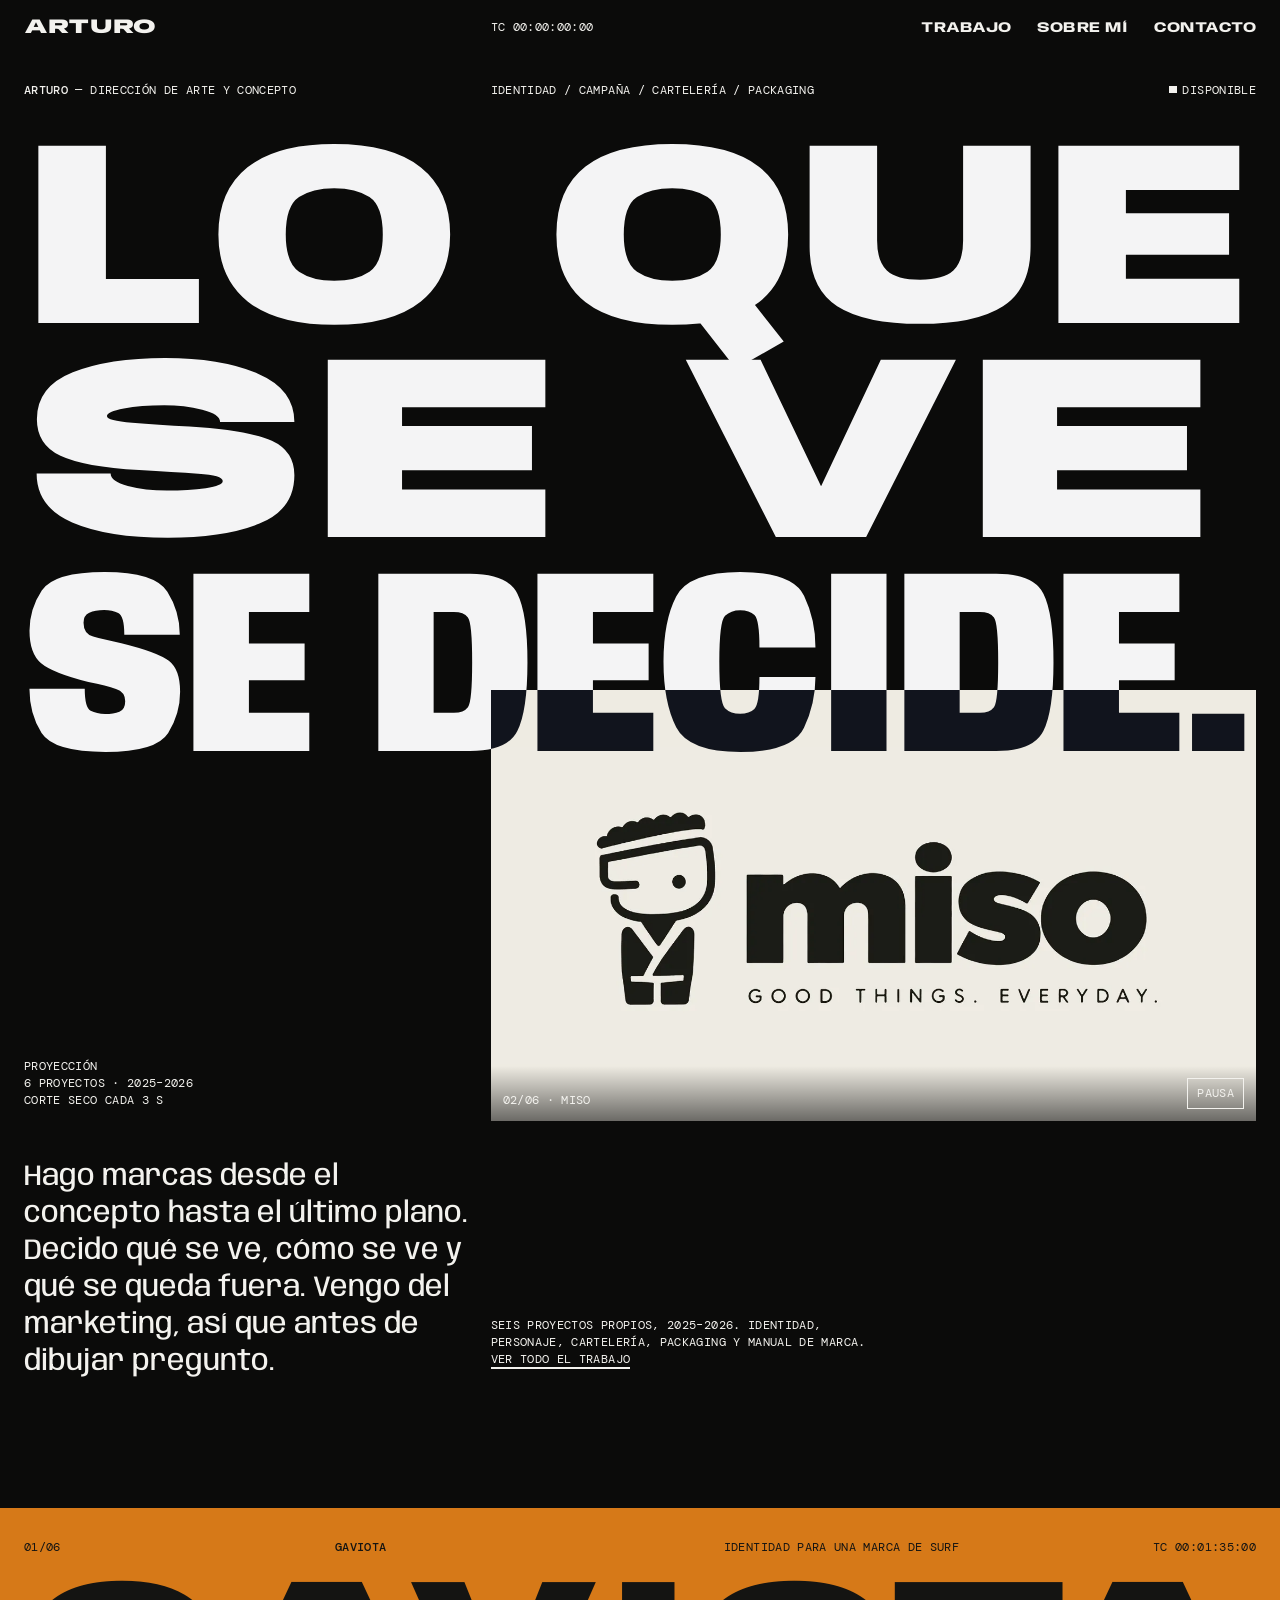
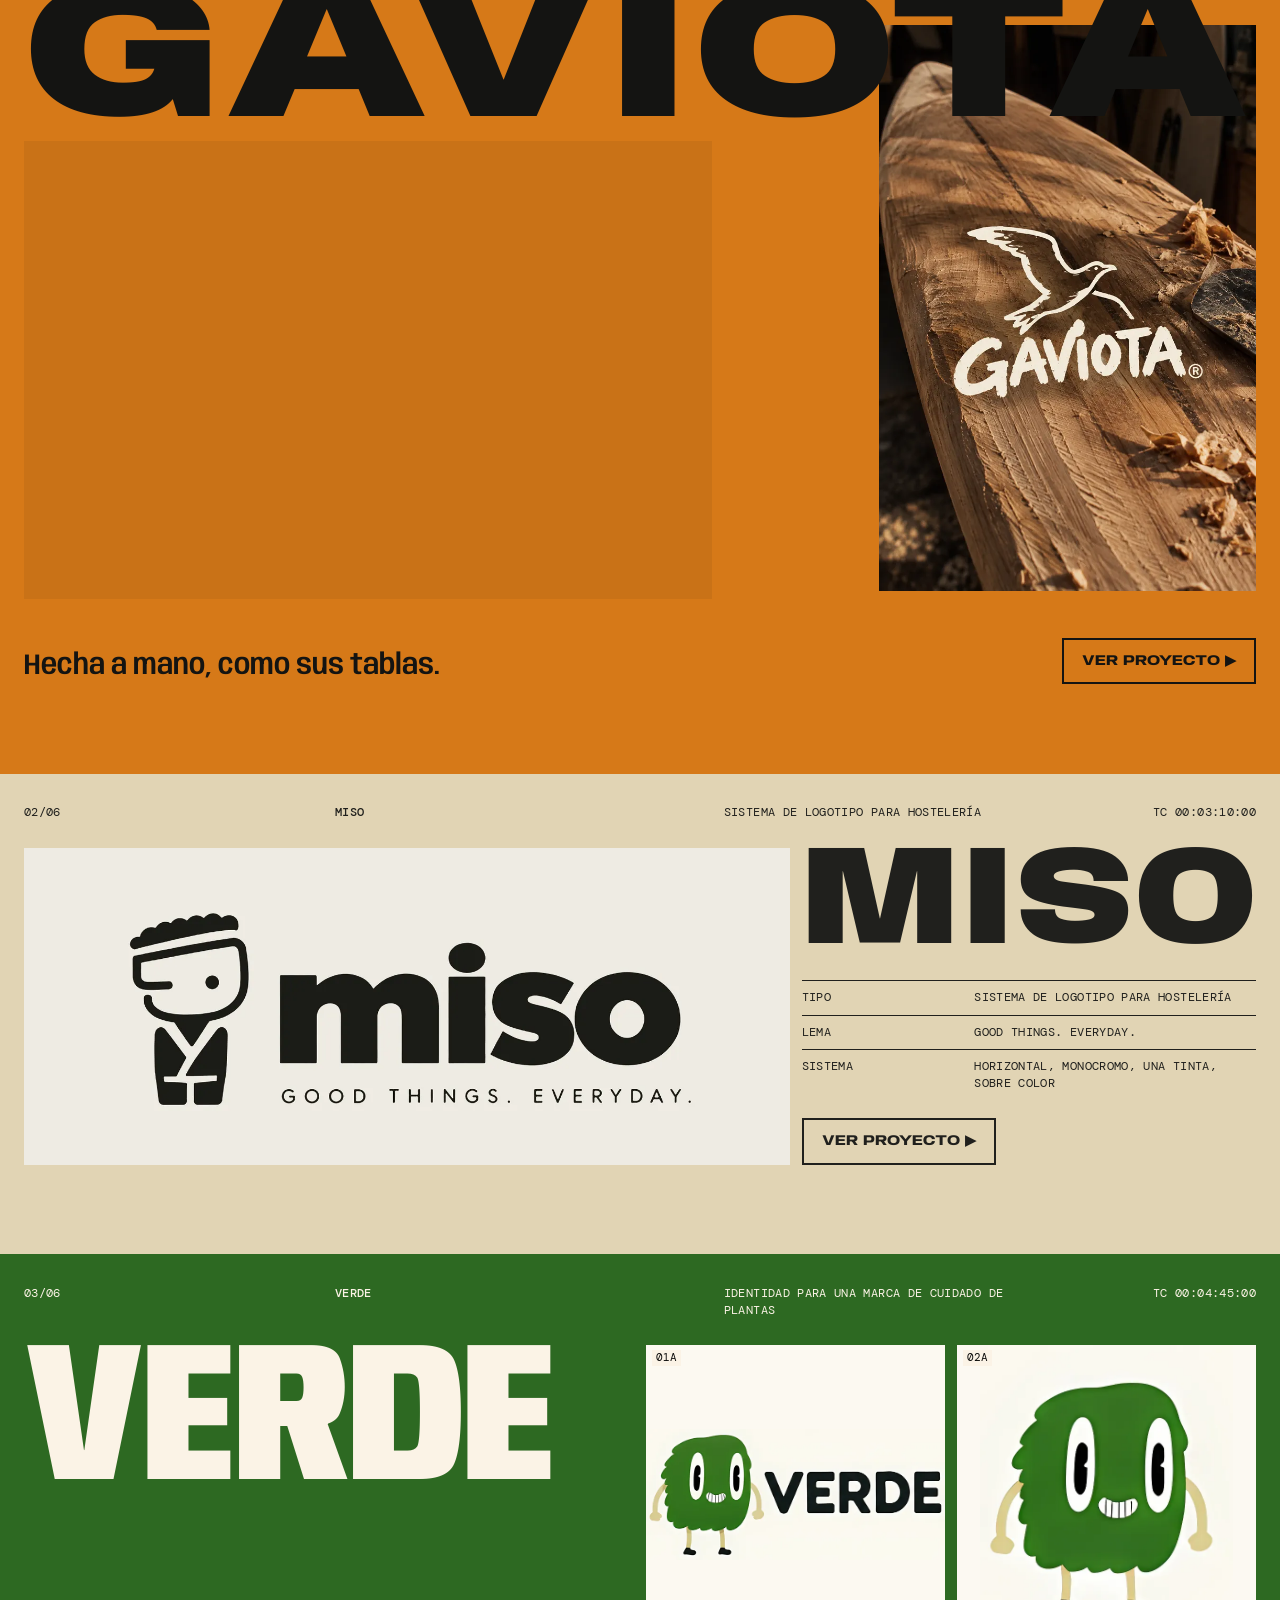
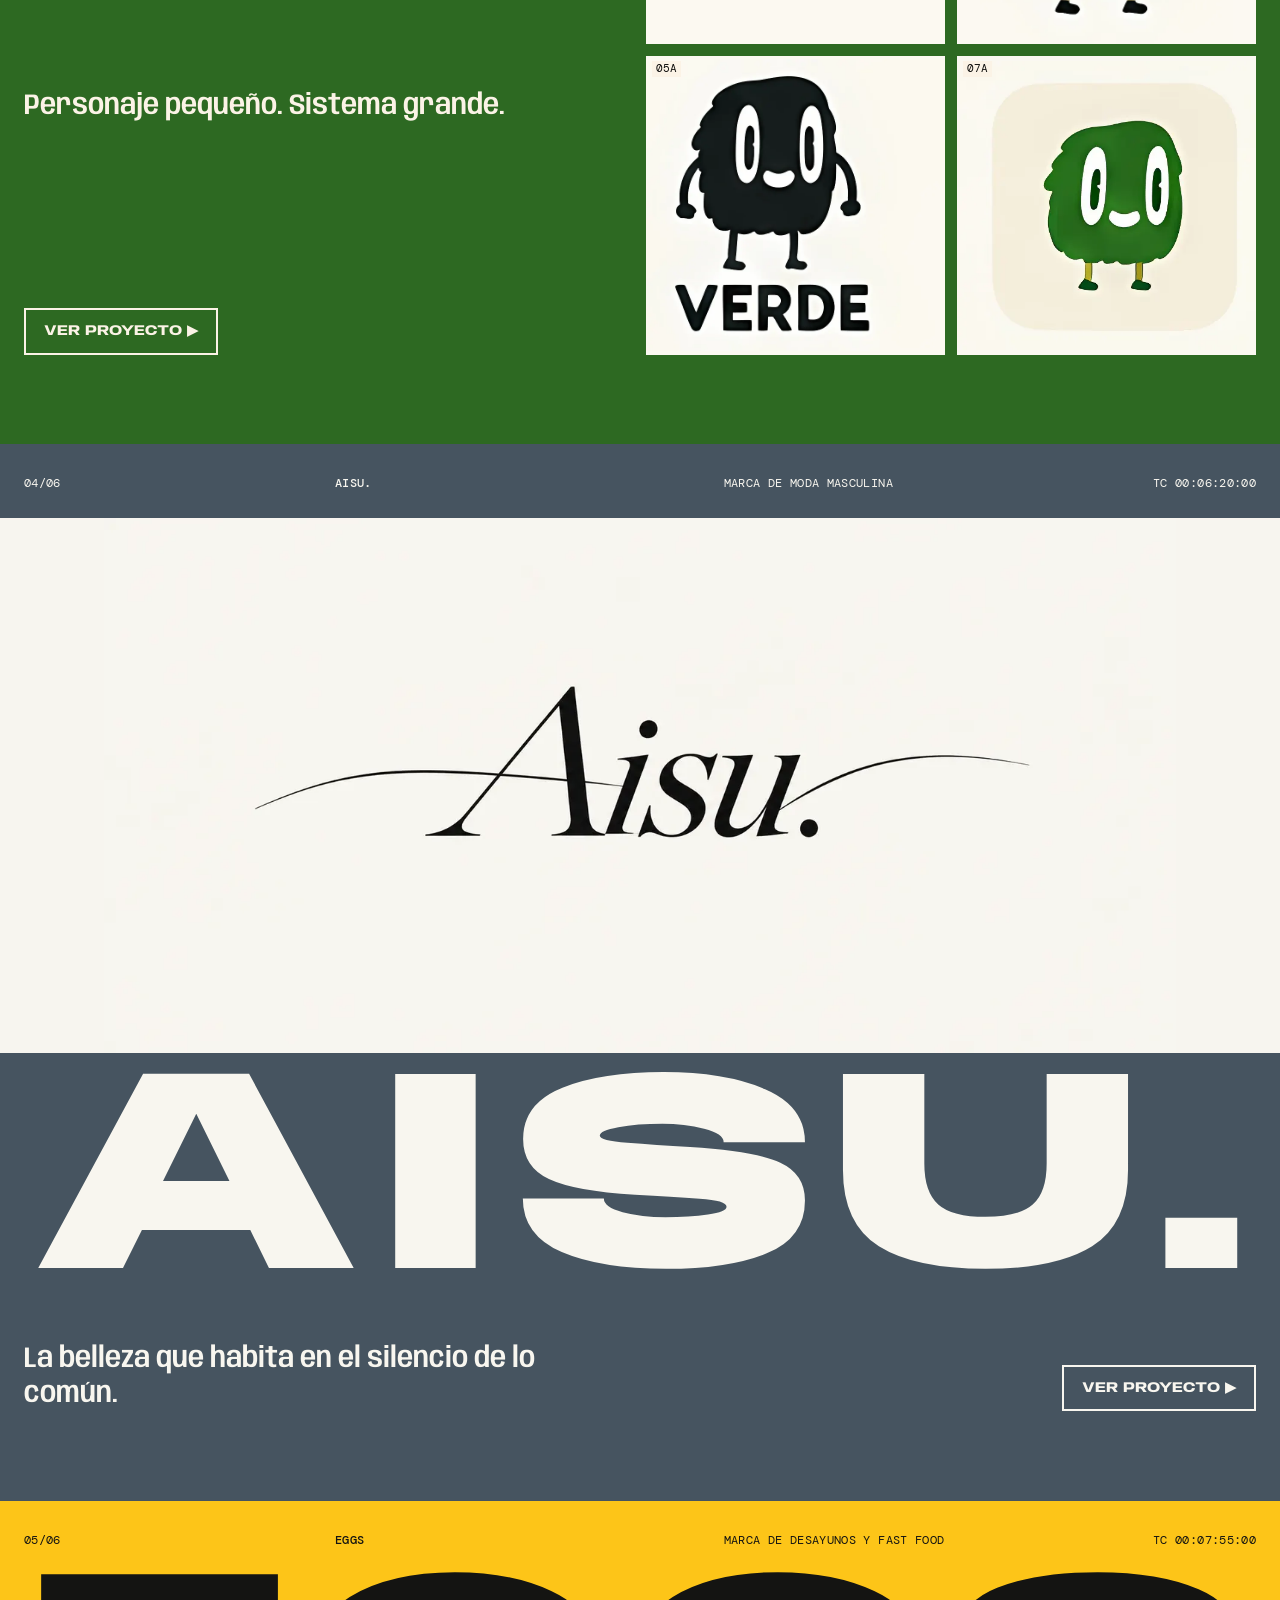
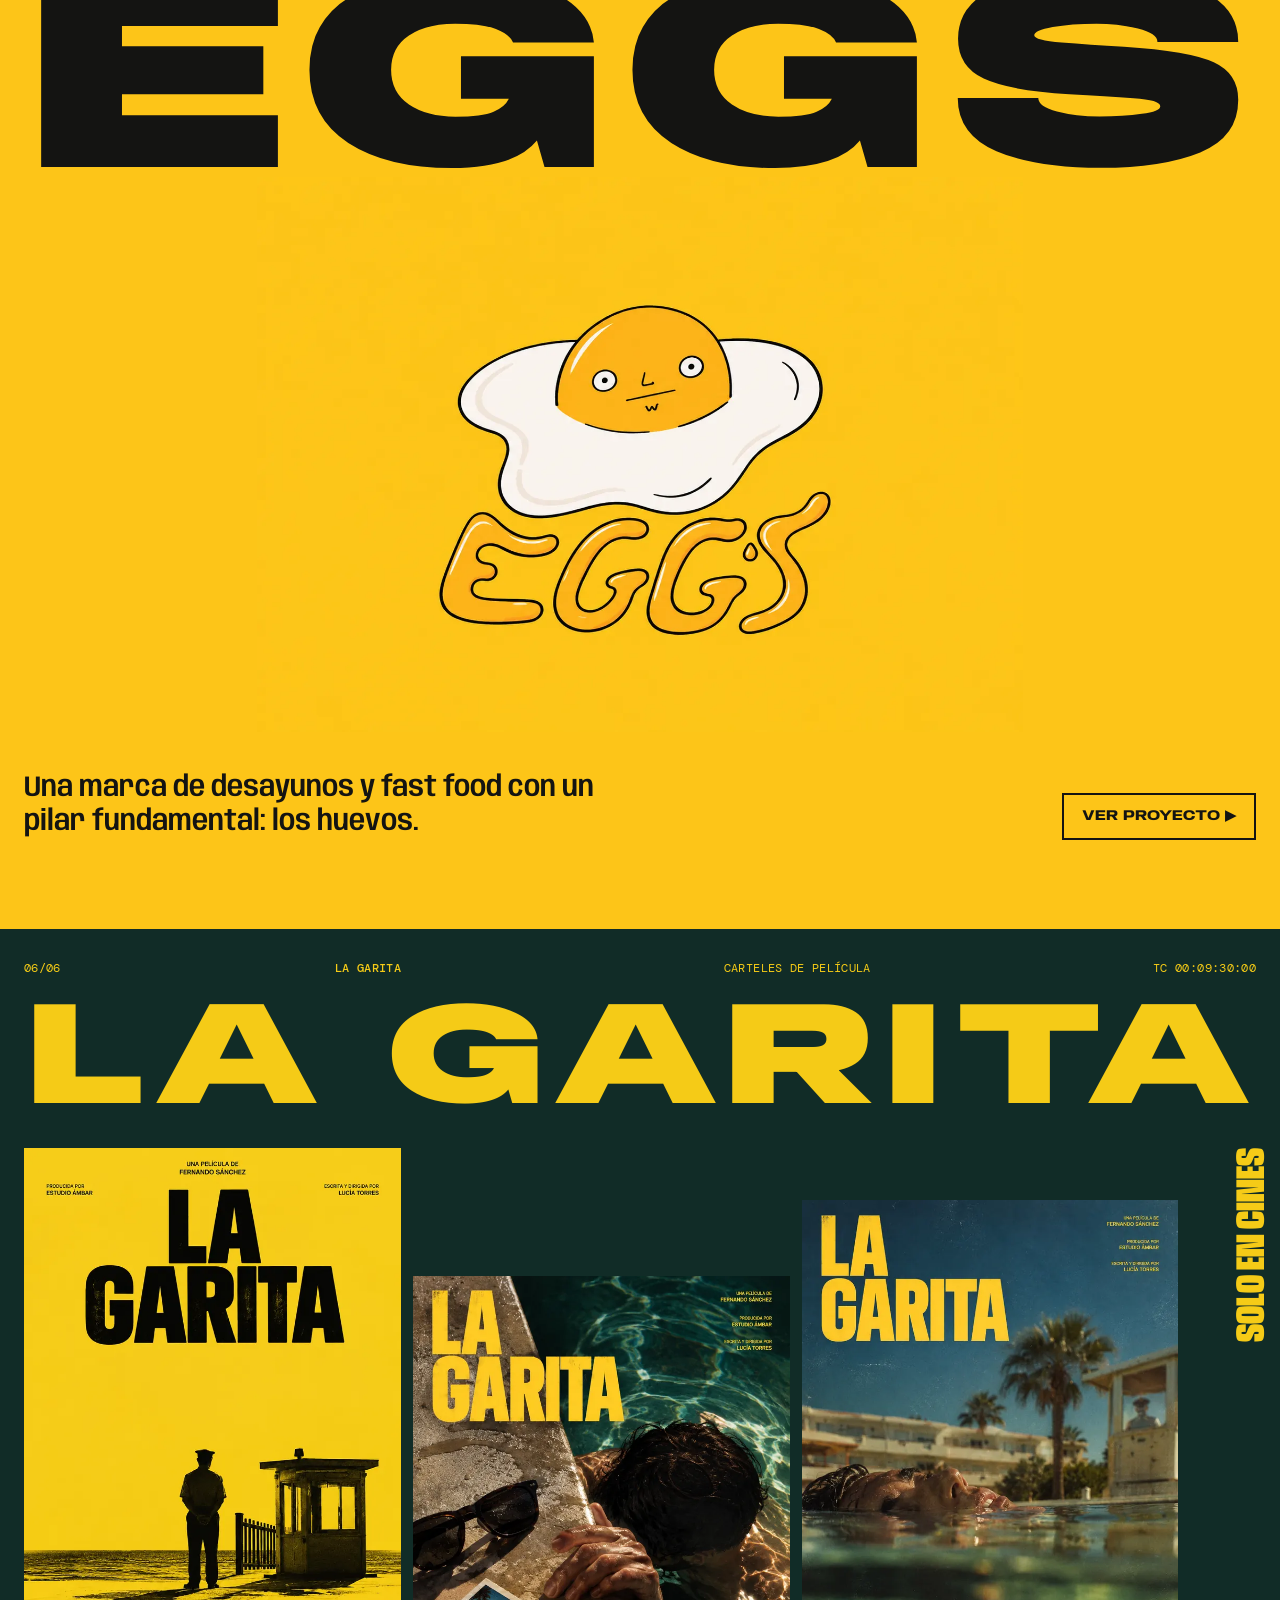
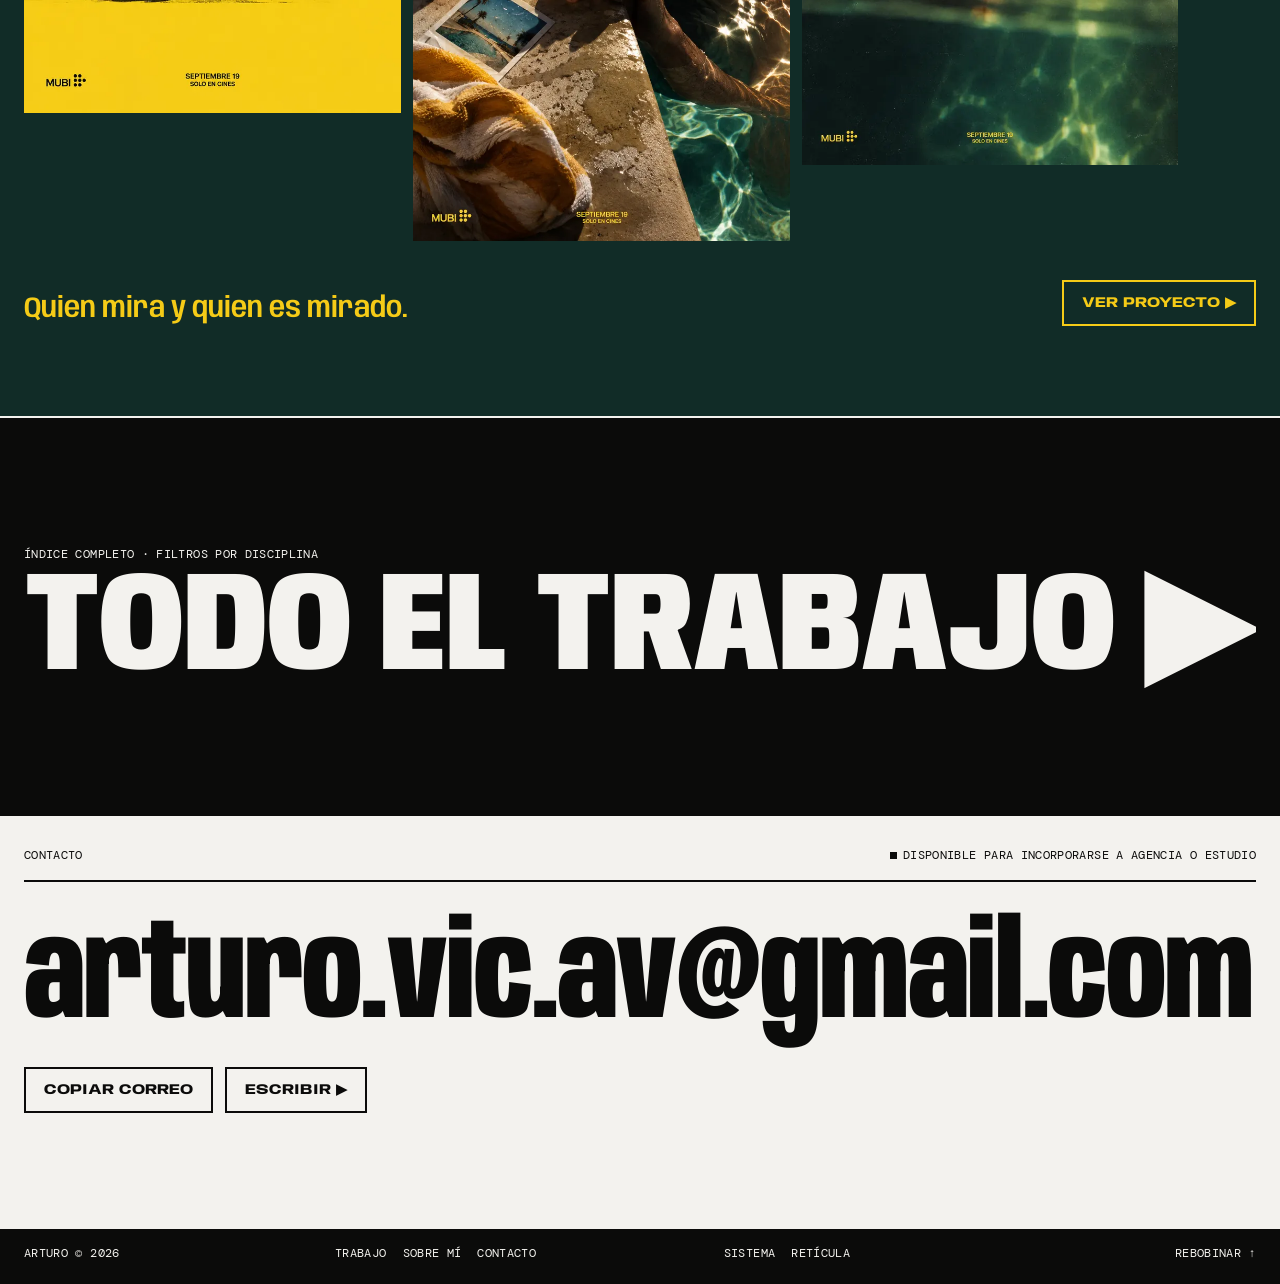
<file: index.html>
<!doctype html>
<html lang="es">
<head>
<meta charset="utf-8">
<meta name="viewport" content="width=device-width,initial-scale=1,viewport-fit=cover">
<title>Arturo, Sala</title>
<meta name="description" content="Arturo. Dirección de arte y concepto: identidad, campaña, cartelería y packaging.">
<meta name="author" content="Arturo">
<meta name="robots" content="index, follow, max-image-preview:large">
<link rel="canonical" href="https://arturovicav-debug.github.io/">
<!-- vista previa al compartir (LinkedIn, WhatsApp, X…): la imagen necesita URL absoluta y JPG/PNG -->
<meta property="og:type" content="website">
<meta property="og:site_name" content="Arturo · Portfolio">
<meta property="og:locale" content="es_ES">
<meta property="og:url" content="https://arturovicav-debug.github.io/">
<meta property="og:title" content="Arturo · Dirección de arte y concepto">
<meta property="og:description" content="Lo que se ve, se decide. Seis proyectos de identidad, campaña, cartelería y packaging. Disponible para agencia o estudio.">
<meta property="og:image" content="https://arturovicav-debug.github.io/og-image.jpg">
<meta property="og:image:secure_url" content="https://arturovicav-debug.github.io/og-image.jpg">
<meta property="og:image:type" content="image/jpeg">
<meta property="og:image:width" content="1200">
<meta property="og:image:height" content="630">
<meta property="og:image:alt" content="«Lo que se ve, se decide» en letras grandes sobre fondo negro y, debajo, una tira de fotogramas con los seis proyectos de Arturo, director de arte.">
<meta name="twitter:card" content="summary_large_image">
<meta name="twitter:title" content="Arturo · Dirección de arte y concepto">
<meta name="twitter:description" content="Lo que se ve, se decide. Seis proyectos de identidad, campaña, cartelería y packaging. Disponible para agencia o estudio.">
<meta name="twitter:image" content="https://arturovicav-debug.github.io/og-image.jpg">
<meta name="twitter:image:alt" content="«Lo que se ve, se decide» en letras grandes sobre fondo negro y, debajo, una tira de fotogramas con los seis proyectos de Arturo, director de arte.">
<link rel="icon" href="favicon.svg" type="image/svg+xml">
<link rel="preload" as="image" href="img/gaviota-01-720.webp" imagesrcset="img/gaviota-01-720.webp 720w, img/gaviota-01-1440.webp 1440w" imagesizes="(min-width:1100px) 62vw, 100vw">
<link rel="preconnect" href="https://fonts.googleapis.com"><link rel="preconnect" href="https://fonts.gstatic.com" crossorigin><link rel="stylesheet" href="https://fonts.googleapis.com/css2?family=Anybody:ital,wdth,wght@0,50..150,100..900;1,50..150,100..900&family=DM+Mono:ital,wght@0,400;0,500;1,400&display=swap">
<style>
/* SALA — Versión B, experimental / dirección de arte.
   Concepto: el portfolio como una sala de proyección. La pantalla está a oscuras hasta que entra un proyecto,
   y entonces el color lo pone el trabajo: cada proyecto trae su fondo y su tinta, con cortes secos, sin fundidos.
   Tipografía: una sola familia variable (Anybody, anchura 50–150) usada como imagen + DM Mono para códigos de tiempo y créditos.
   Gramática: 1) el texto grande solo sangra por la derecha; 2) tres colores activos como máximo: fondo, tinta, imagen;
   3) una sola diagonal, la de la claqueta; 4) desplazamientos en múltiplos de dos columnas; 5) el movimiento entra en horizontal. */
:root{
  --night:#0B0B0A; --screen:#F3F2EE; --dim:#8E8C86; --line:rgba(243,242,238,.22);
  --bg:var(--night); --fg:var(--screen);
  --f-disp:"Anybody","Arial Narrow","Helvetica Neue",Arial,sans-serif;
  --f-mono:"DM Mono","SFMono-Regular",Menlo,Consolas,monospace;
  /* escala: tamaño + anchura del eje wdth */
  --t-mega:clamp(4.6rem,15.5vw,22rem);
  --t-dxl:clamp(3.6rem,11vw,15rem);
  --t-dl:clamp(2.8rem,7vw,8.5rem);
  --t-h1:clamp(2.2rem,4.4vw,5.2rem);
  --t-h2:clamp(1.6rem,2.6vw,3rem);
  --t-h3:1.35rem;
  --t-bl:clamp(1.3rem,1rem + 1vw,2.05rem);
  --t-b:1.125rem; --t-meta:.74rem; --t-nav:.9rem;
  /* espaciado */
  --s1:4px; --s2:8px; --s3:12px; --s4:16px; --s5:24px; --s6:32px; --s7:48px; --s8:64px; --s9:96px; --s10:128px; --s11:192px;
  --sec:clamp(80px,10vw,160px);
  /* retícula: 16 columnas a sangre */
  --cols:4; --gut:10px; --mar:16px; --head:52px;
  --ease:cubic-bezier(.16,1,.3,1); --cut:cubic-bezier(.77,0,.18,1); --d1:140ms; --d2:320ms; --d3:700ms;
  color-scheme:dark;
}
@media (min-width:700px){:root{--cols:8;--gut:12px;--mar:20px}}
@media (min-width:1100px){:root{--cols:16;--gut:12px;--mar:24px;--head:56px}}

*,*::before,*::after{box-sizing:border-box}
html{-webkit-text-size-adjust:100%;scroll-padding-top:calc(var(--head) + 16px);background:var(--night)}
body{margin:0;background:var(--night);color:var(--screen);font-family:var(--f-disp);font-size:var(--t-b);line-height:1.5;font-stretch:100%;-webkit-font-smoothing:antialiased}
img{display:block;max-width:100%;height:auto}
a{color:inherit;text-decoration:none}
button{font:inherit;color:inherit;background:none;border:0;padding:0;cursor:pointer;text-transform:inherit;letter-spacing:inherit}
::selection{background:var(--screen);color:var(--night)}
:focus-visible{outline:3px solid currentColor;outline-offset:3px}
[tabindex="-1"]:focus{outline:none}
.sr{position:absolute!important;width:1px;height:1px;overflow:hidden;clip:rect(0 0 0 0);white-space:nowrap}
.skip{position:fixed;left:var(--mar);top:8px;z-index:100;background:var(--screen);color:var(--night);padding:8px 12px;font:500 var(--t-meta)/1 var(--f-mono);text-transform:uppercase;transform:translateY(-200%)}
.skip:focus{transform:none}

.wrap{padding-inline:var(--mar)}
.g{display:grid;grid-template-columns:repeat(var(--cols),minmax(0,1fr));column-gap:var(--gut)}
.g>*{grid-column:var(--cm,1/-1);min-width:0}
@media (min-width:700px){.g>*{grid-column:var(--ct,1/-1)}}
@media (min-width:1100px){.g>*{grid-column:var(--c,1/-1)}}

/* tipografía */
.mono,.meta{font-family:var(--f-mono);font-size:var(--t-meta);line-height:1.45;font-weight:400;letter-spacing:.03em;text-transform:uppercase;font-variant-numeric:tabular-nums}
.meta b{font-weight:500}
.mega,.dxl,.dl,.h1,.h2{font-family:var(--f-disp);text-transform:uppercase;margin:0;font-weight:900}
.mega{font-size:var(--t-mega);line-height:.8;font-stretch:50%;letter-spacing:-.005em}
.dxl{font-size:var(--t-dxl);line-height:.82;font-stretch:56%}
.dl{font-size:var(--t-dl);line-height:.86;font-stretch:62%;font-weight:850}
.h1{font-size:var(--t-h1);line-height:.9;font-stretch:70%;font-weight:800}
.h2{font-size:var(--t-h2);line-height:.96;font-stretch:80%;font-weight:750}
.h3{font-size:var(--t-h3);line-height:1.1;font-stretch:100%;font-weight:650;margin:0}
.bl{font-size:var(--t-bl);line-height:1.28;font-weight:450;margin:0;max-width:30em;text-wrap:pretty}
.b{font-size:var(--t-b);line-height:1.52;margin:0;max-width:36em;text-wrap:pretty}
.wide{font-stretch:150%;font-weight:800}
/* bloques ajustados: cada línea abre su anchura hasta llenar la caja */
.fitbox{display:block;overflow-x:clip;overflow-y:visible;white-space:nowrap}
.fit{display:inline-block;white-space:nowrap;will-change:font-stretch}
.fitbox.anim .fit{transition:font-stretch var(--d3) var(--ease),font-size var(--d3) var(--ease)}
.fitgroup{display:block}
a.hit{display:block;min-width:0}

/* cabecera */
.hd{position:fixed;left:0;right:0;top:0;z-index:50;padding-top:env(safe-area-inset-top,0px);background:var(--hbg,var(--night));color:var(--hfg,var(--screen));transition:background-color var(--d2) var(--cut),color var(--d2) var(--cut)}
.hd .g{height:var(--head);align-items:center}
.logo{font:900 1.25rem/1 var(--f-disp);font-stretch:150%;letter-spacing:.01em;text-transform:uppercase}
.tc{display:none}
@media (min-width:1100px){.tc{display:block}}
.nav{display:flex;justify-content:flex-end;gap:clamp(14px,2vw,28px)}
.nav a,.menu-btn{font:750 var(--t-nav)/1 var(--f-disp);font-stretch:125%;text-transform:uppercase;letter-spacing:.01em;padding:10px 0;position:relative}
.nav a::before{content:"";position:absolute;left:-6px;right:-6px;top:4px;bottom:4px;background:var(--hfg,var(--screen));transform:scaleX(0);transform-origin:left;transition:transform var(--d2) var(--cut);z-index:-1}
.nav a{isolation:isolate;transition:color var(--d2) var(--cut)}
.nav a:hover,.nav a[aria-current="page"]{color:var(--hbg,var(--night))}
.nav a:hover::before,.nav a[aria-current="page"]::before{transform:scaleX(1)}
.prog{position:absolute;left:0;bottom:0;height:2px;width:100%;background:currentColor;transform-origin:left;transform:scaleX(0)}
.menu-btn{display:none}
@media (max-width:699px){.nav{display:none}.menu-btn{display:block;justify-self:end}}
.menu{position:fixed;inset:0;z-index:70;background:var(--screen);color:var(--night);padding:calc(env(safe-area-inset-top,0px) + 8px) var(--mar) calc(env(safe-area-inset-bottom,0px) + 20px);display:flex;flex-direction:column}
.menu[hidden]{display:none!important}
.menu-top{display:flex;justify-content:space-between;align-items:center;height:44px}
.menu ol{list-style:none;margin:auto 0 0;padding:0}
.menu li a{display:block;font:900 clamp(3.6rem,19vw,6rem)/.84 var(--f-disp);font-stretch:55%;text-transform:uppercase;padding:6px 0;border-top:2px solid currentColor}
.menu li a span{font:400 var(--t-meta)/1 var(--f-mono);vertical-align:top;margin-right:10px}
.menu .meta{margin-top:20px}
main{overflow-x:clip;display:block;padding-top:calc(var(--head) + env(safe-area-inset-top,0px))}
.pj,.reel,.close,.hero,.ph,.next{display:flow-root}
.next{display:block}

/* botones y enlaces: bloques invertidos, sin pastillas ni sombras */
.cta{display:inline-flex;align-items:center;gap:10px;font:750 var(--t-nav)/1 var(--f-disp);font-stretch:125%;text-transform:uppercase;padding:14px 18px;border:2px solid currentColor;transition:background-color var(--d1),color var(--d1)}
.cta:hover{background:currentColor}
.cta:hover span{color:var(--inv,var(--night))}
.cta:active{transform:translateY(2px)}
.cta[data-state="ok"]{background:currentColor}
.cta[data-state="ok"] span{color:var(--inv,var(--night))}
.ul{background-image:linear-gradient(currentColor,currentColor);background-size:100% 2px;background-repeat:no-repeat;background-position:0 100%;padding-bottom:2px}
.ul:hover{background-size:0 2px;background-position:100% 100%;transition:background-size var(--d2) var(--cut)}

/* HOME: hero */
.hero{padding-top:clamp(16px,2vw,28px);position:relative}
.hero-top{row-gap:6px;padding-bottom:clamp(14px,2vw,24px)}
.hero-top .a{--c:1/7;--ct:1/5}
.hero-top .b2{--c:7/12;--ct:5/9}
.hero-top .c2{--c:12/-1;--ct:1/-1;text-align:right}
@media (max-width:1099px){.hero-top .c2{text-align:left}}
.stmt{position:relative;z-index:2;mix-blend-mode:difference;color:#fff;pointer-events:none}
.stmt .fitbox{line-height:.8}
.stmt .fitbox+.fitbox{margin-top:.02em}
.proj{position:relative;z-index:1;margin-top:clamp(-120px,-9vw,-40px)}
.proj .frame{--c:7/-1;--ct:3/-1;position:relative;aspect-ratio:16/9;background:#1a1a19;overflow:hidden}
@media (max-width:699px){.proj{margin-top:-28px}.proj .frame{aspect-ratio:4/5}}
.proj img{position:absolute;inset:0;width:100%;height:100%;object-fit:cover}
.proj .ctrl{position:absolute;left:0;right:0;bottom:0;display:flex;justify-content:space-between;align-items:end;padding:12px;gap:12px;background:linear-gradient(transparent,rgba(0,0,0,.55));color:var(--screen)}
.proj .ctrl button{border:1.5px solid currentColor;padding:6px 9px}
.proj .ctrl button:hover{background:var(--screen);color:var(--night)}
.hero-sub{margin-top:clamp(24px,3vw,40px);row-gap:18px;align-items:end;padding-bottom:var(--sec)}
.hero-sub .bl{--c:1/7;--ct:1/6}
.hero-sub .st{--c:7/12;--ct:6/-1}
.dot{display:inline-block;width:.6em;height:.6em;background:currentColor;margin-right:.5em;vertical-align:.02em;animation:blink 1.6s steps(1) infinite}
@keyframes blink{50%{opacity:.25}}
.proj .frame{grid-row:1}
.proj .aside{--c:1/6;--ct:1/3;grid-row:1;align-self:end}
@media (max-width:1099px){.proj .aside{display:none}}

/* intro */
.intro{border-top:2px solid var(--screen);padding-top:14px;padding-bottom:var(--sec);row-gap:20px}
.intro .meta{--c:1/5;--ct:1/3}
.intro .bl{--c:5/15;--ct:3/-1;font-size:clamp(1.55rem,1.1rem + 1.9vw,3.3rem);line-height:1.12;font-weight:500;max-width:none;font-stretch:88%}
.intro .go{--c:5/-1;--ct:3/-1}

/* REELS: cada proyecto trae su color */
.reel{background:var(--rg);color:var(--ri);--inv:var(--rg);padding-block:clamp(20px,2.4vw,32px) clamp(56px,7vw,112px);position:relative;overflow:hidden}
.reel-top{row-gap:4px;padding-bottom:clamp(16px,2vw,28px)}
.reel-top>*:nth-child(1){--c:1/5;--ct:1/3;--cm:1/2}
.reel-top>*:nth-child(2){--c:5/10;--ct:3/6;--cm:2/-1}
.reel-top>*:nth-child(3){--c:10/14;--ct:6/8}
.reel-top>*:nth-child(4){--c:14/-1;--ct:8/-1;text-align:right}
@media (max-width:699px){.reel-top>*:nth-child(3),.reel-top>*:nth-child(4){display:none}}
.reel a.hit:hover .fit{opacity:.92}
.reel .hook{font-size:var(--t-bl);line-height:1.2;font-weight:600;font-stretch:90%;margin:0;max-width:22em}
.reel .foot{margin-top:clamp(20px,3vw,40px);row-gap:18px;align-items:end}
.reel .foot .hook{--c:1/9;--ct:1/6}
.reel .foot .act{--c:13/-1;--ct:6/-1;justify-self:end}
@media (max-width:699px){.reel .foot .act{justify-self:start}}
.bleedimg{margin-inline:calc(var(--mar) * -1);position:relative;overflow:hidden;background:rgba(0,0,0,.2)}
.bleedimg img{width:100%;height:100%;object-fit:cover;position:absolute;inset:0}
.lbx{aspect-ratio:2.39/1}
@media (max-width:699px){.lbx{aspect-ratio:4/3}}
.cross{position:relative;z-index:2;margin-top:-.34em}
.v-aisu .cross .fit{text-shadow:0 0 1px rgba(0,0,0,.01)}
/* La Garita: tres carteles escalonados + rótulo vertical */
.posters{row-gap:var(--gut);margin-top:clamp(16px,2vw,28px);position:relative}
.posters a{display:block;aspect-ratio:2/3;position:relative;overflow:hidden}
.posters img{position:absolute;inset:0;width:100%;height:100%;object-fit:cover}
.posters .p1{--c:1/6;--ct:1/4;--cm:1/3}
.posters .p2{--c:6/11;--ct:4/7;--cm:3/5;margin-top:clamp(0px,10vw,160px)}
.posters .p3{--c:11/16;--ct:1/4;--cm:1/3;margin-top:clamp(0px,4vw,64px)}
@media (max-width:1099px){.posters .p3{margin-top:0}}
.vlabel{position:absolute;right:calc(var(--mar) * -1 + 6px);top:0;writing-mode:vertical-rl;transform:rotate(180deg);font:900 clamp(1.6rem,3.2vw,3.6rem)/1 var(--f-disp);font-stretch:60%;text-transform:uppercase;white-space:nowrap}
@media (max-width:699px){.vlabel{display:none}}
/* Gaviota: tabla vertical que rompe el título */
.v-gav .wrapx{row-gap:var(--gut)}
.v-gav .ttl{position:relative;z-index:2}
.v-gav .tall{--c:12/-1;--ct:5/9;--cm:2/5;margin-top:clamp(-180px,-9vw,-32px);position:relative;z-index:1;aspect-ratio:2/3;overflow:hidden;display:block}
.v-gav .tall img,.v-gav .land img{position:absolute;inset:0;width:100%;height:100%;object-fit:cover}
.v-gav .land{--c:1/10;--ct:1/5;--cm:1/-1;aspect-ratio:3/2;overflow:hidden;position:relative;display:block;align-self:end}
@media (max-width:699px){.v-gav .tall{margin-top:16px}.v-gav .land{grid-row:3}}
/* Eggs: palabra enorme detrás, envase encima */
.v-eggs .logo{--c:4/14;--ct:2/8;display:block;position:relative;aspect-ratio:1473/1068;overflow:hidden;margin-top:clamp(-40px,-2vw,-8px)}
.v-eggs .logo img{position:absolute;inset:0;width:100%;height:100%;object-fit:cover;background:transparent!important}
/* Verde: título a la izquierda, hoja de contactos a la derecha */
.v-verde .split{row-gap:24px;align-items:start}
.v-verde .l{--c:1/8;--ct:1/-1;display:grid;grid-template-columns:minmax(0,1fr);gap:18px;align-content:space-between;min-height:100%}
.v-verde .r{--c:9/-1;--ct:1/-1;display:grid;grid-template-columns:repeat(2,minmax(0,1fr));gap:var(--gut)}
.v-verde .r a{display:block;position:relative;aspect-ratio:1;overflow:hidden}
.v-verde .r img{position:absolute;inset:0;width:100%;height:100%;object-fit:cover}
.v-verde .r .code{position:absolute;left:6px;top:5px;font:400 .66rem/1 var(--f-mono);color:var(--night);background:var(--ri);padding:3px 4px}
/* Miso: composición de manual */
.v-miso .split{row-gap:20px}
.v-miso .img{--c:1/11;--ct:1/-1;display:block;position:relative;aspect-ratio:1630/675;overflow:hidden;align-self:end}
.v-miso .img img{position:absolute;inset:0;width:100%;height:100%;object-fit:cover}
.v-miso .side{--c:11/-1;--ct:1/-1;display:grid;grid-template-columns:minmax(0,1fr);gap:18px;align-content:end;justify-items:start}
.v-miso .side>*{max-width:100%}.v-miso .side .hit,.v-miso .side table{width:100%}
.v-miso table{border-collapse:collapse;width:100%}
.v-miso td{border-top:1.5px solid currentColor;padding:8px 0;vertical-align:top}
.v-miso td:first-child{width:38%}
.allwork{padding-block:var(--sec);border-top:2px solid var(--screen)}
.allwork a{display:block}
.allwork a:hover .fit{color:var(--night);background:var(--screen)}

/* CONTACTO */
.close{background:var(--screen);color:var(--night);--inv:var(--screen);padding-block:clamp(20px,2.4vw,32px) 0;overflow:hidden}
.close .row1{row-gap:6px;padding-bottom:16px;border-bottom:2px solid currentColor}
.close .rt{text-align:right}@media (max-width:1099px){.close .rt{text-align:left}}
.close .mailbox{padding-top:clamp(24px,3vw,48px)}
.mailfit .fit{font-weight:800;text-transform:none;letter-spacing:-.01em}
.close .acts{margin-top:clamp(20px,2.4vw,36px);display:flex;flex-wrap:wrap;gap:12px;align-items:center}
.close .acts .meta{margin-left:4px}
.ft{background:var(--night);color:var(--screen);padding-block:16px calc(env(safe-area-inset-bottom,0px) + 22px)}
.ft .g{row-gap:10px}
.ft .fa{--c:1/5;--ct:1/3}
.ft .fb{--c:5/10;--ct:3/6;display:flex;gap:16px;flex-wrap:wrap}
.ft .fc{--c:10/14;--ct:6/8;display:flex;gap:16px;flex-wrap:wrap}
.ft .fd{--c:14/-1;--ct:8/-1;text-align:right}
@media (max-width:699px){.ft .fd{text-align:left}}
.ft a:hover,.ft button:hover{background:var(--screen);color:var(--night)}
.ft button[aria-pressed="true"]{background:var(--screen);color:var(--night)}

/* TRABAJO (índice) */
.ph{padding-top:clamp(16px,2vw,28px)}
.ph .meta-row{row-gap:6px;padding-bottom:12px}
.ph .meta-row>*:nth-child(1){--c:1/5;--ct:1/3}
.ph .meta-row>*:nth-child(2){--c:5/12;--ct:3/-1}
.ph .meta-row>*:nth-child(3){--c:12/-1;--ct:1/-1;text-align:right}
@media (max-width:1099px){.ph .meta-row>*:nth-child(3){text-align:left}}
.filters{display:flex;flex-wrap:wrap;gap:6px;margin-top:clamp(18px,2.4vw,32px);padding-bottom:18px}
.fbtn{font:400 var(--t-meta)/1 var(--f-mono);text-transform:uppercase;letter-spacing:.03em;padding:9px 10px;border:1.5px solid var(--screen);transition:background-color var(--d1),color var(--d1)}
.fbtn:hover{background:rgba(243,242,238,.14)}
.fbtn[aria-pressed="true"]{background:var(--screen);color:var(--night)}
.fbtn:disabled{opacity:.3;cursor:not-allowed}
.list{list-style:none;margin:0;padding:0;border-top:2px solid var(--screen)}
.list li[hidden]{display:none}
.item{display:grid;grid-template-columns:repeat(var(--cols),minmax(0,1fr));column-gap:var(--gut);align-items:center;padding:10px var(--mar);margin-inline:calc(var(--mar) * -1);border-bottom:2px solid var(--screen);transition:background-color var(--d1) var(--cut),color var(--d1) var(--cut)}
.item .n{grid-column:1/2}
.item .t{grid-column:2/-1;font:900 var(--t-dxl)/.84 var(--f-disp);font-stretch:52%;text-transform:uppercase;transition:font-stretch var(--d3) var(--ease);white-space:nowrap;overflow:hidden}
.item .k,.item .y{display:none}
.item .th{display:none}
@media (max-width:699px){.item{grid-template-columns:minmax(0,1fr) 84px;row-gap:6px}.item .n{grid-column:1/2;grid-row:1}.item .t{grid-column:1/2;grid-row:2;font-size:clamp(3rem,16vw,5rem)}.item .th{display:block;grid-column:2/3;grid-row:1/4;align-self:center}.item .th img{aspect-ratio:1;object-fit:contain;width:100%}.item .k{display:block;grid-column:1/2;grid-row:3}}
@media (min-width:700px){.item .t{grid-column:2/7}.item .k{display:block;grid-column:7/9;text-align:right}}
@media (min-width:1100px){.item .t{grid-column:2/13}.item .k{grid-column:13/16;text-align:left}.item .y{display:block;grid-column:16/17;text-align:right}}
@media (hover:hover) and (pointer:fine){
  .item:hover,.item:focus-visible{background:var(--ig);color:var(--ii)}
  .item:hover .t,.item:focus-visible .t{font-stretch:96%}
}
.item:focus-visible{background:var(--ig);color:var(--ii);outline-offset:-3px}
.empty{padding:24px 0}

/* PROYECTO */
.pj{background:var(--rg);color:var(--ri);--inv:var(--rg)}
.slate{margin-top:clamp(16px,2vw,28px);border:2px solid currentColor}
.slate .stripes{display:block;width:100%;height:clamp(22px,2.6vw,36px);border-bottom:2px solid currentColor;color:inherit;overflow:hidden}
.slate dl{margin:0;display:grid;grid-template-columns:repeat(2,minmax(0,1fr))}
@media (min-width:700px){.slate dl{grid-template-columns:repeat(3,minmax(0,1fr))}}
@media (min-width:1100px){.slate dl{grid-template-columns:repeat(6,minmax(0,1fr))}}
.slate dl>div{padding:10px 12px;border-right:2px solid currentColor;border-bottom:2px solid currentColor;margin-bottom:-2px;display:grid;gap:4px;align-content:start}
.slate dt{font:400 .66rem/1 var(--f-mono);text-transform:uppercase;letter-spacing:.06em;opacity:.75}
.slate dd{margin:0;font:700 1rem/1.2 var(--f-disp);font-stretch:95%}
.pj-title{margin-top:clamp(18px,2.6vw,40px)}
.pj-hook{margin-top:clamp(14px,2vw,28px);row-gap:16px;align-items:end;padding-bottom:clamp(24px,3vw,48px)}
.pj-hook .bl{--c:1/10;--ct:1/-1;font-weight:600;font-stretch:90%}
.pj-hook .meta{--c:12/-1;--ct:1/-1;text-align:right}
@media (max-width:1099px){.pj-hook .meta{text-align:left}}
.cover-b{aspect-ratio:var(--ar);max-height:none}
.cover-b.portrait{aspect-ratio:auto;height:auto;display:grid;grid-template-columns:repeat(var(--cols),minmax(0,1fr));column-gap:var(--gut);padding-inline:var(--mar);background:transparent}
.cover-b.portrait img{position:static;grid-column:var(--c2,1/-1);aspect-ratio:2/3;height:auto}
@media (min-width:1100px){.cover-b.portrait{--c2:5/13}}
@media (min-width:700px) and (max-width:1099px){.cover-b.portrait{--c2:2/8}}
.pb>*{margin-top:clamp(56px,7vw,120px)}
.bt{row-gap:12px}
.bt .meta{--c:1/5;--ct:1/3}
.bt .bl{--c:5/14;--ct:3/-1}
.bt.r .meta{--c:7/10;--ct:1/3}
.bt.r .bl{--c:10/-1;--ct:3/-1}
.bt .big{font-size:clamp(1.5rem,1.1rem + 1.7vw,3rem);line-height:1.12;font-weight:500;font-stretch:88%;max-width:none}
.fg{margin:0}
.fg .fr{position:relative;overflow:hidden;background:rgba(0,0,0,.12)}
.fg img{width:100%;height:auto}
.fg figcaption{margin-top:8px}
.fg.full{--c:1/-1}
.fg.wide{--c:3/-1;--ct:2/-1}
.fg.inset{--c:6/12;--ct:3/7;--cm:1/-1}
.fg.bleed{margin-inline:calc(var(--mar) * -1)}
.fg.bleed figcaption{padding-inline:var(--mar)}
/* vídeo de proyecto: bucle mudo al entrar en pantalla; el sonido y la pausa los decide quien mira */
.vid .fr{background:#0B0B0A}
.vid video{display:block;width:100%;height:100%;object-fit:cover;cursor:pointer}
.vid .vctl{position:absolute;left:0;right:0;bottom:0;display:flex;justify-content:space-between;align-items:end;gap:12px;padding:12px;background:linear-gradient(transparent,rgba(0,0,0,.55));color:var(--screen);pointer-events:none}
.vid .vctl>span:first-child{text-shadow:0 1px 2px rgba(0,0,0,.4)}
.vid .vbtns{display:flex;gap:6px;pointer-events:auto}
.vid .vbtns button{border:1.5px solid currentColor;padding:8px 10px;min-height:36px;background:rgba(11,11,10,.35);transition:background-color var(--d1),color var(--d1)}
.vid .vbtns button:hover,.vid .vbtns button[aria-pressed="true"]{background:var(--screen);color:var(--night)}
.vid .vbar{position:absolute;left:0;bottom:0;height:2px;width:100%;background:var(--screen);transform-origin:left;transform:scaleX(0);pointer-events:none}
@media (max-width:699px){.vid .vctl>span:first-child{display:none}.vid .vctl{justify-content:flex-end;padding:8px}}
.pairb{row-gap:var(--gut)}
/* pareja a la misma altura: cada imagen ocupa el ancho que le da su proporción */
.paireq{display:flex;gap:var(--gut);align-items:flex-start}
.paireq .fg:nth-child(1){flex:var(--ra) 1 0;min-width:0}
.paireq .fg:nth-child(2){flex:var(--rc) 1 0;min-width:0}
@media (max-width:699px){.paireq{flex-direction:column}.paireq .fg{flex:none!important;width:100%}}
.pairb .fg:nth-child(1){--c:1/9;--ct:1/5}
.pairb .fg:nth-child(2){--c:9/-1;--ct:5/-1}
.pairb.st .fg:nth-child(1){--c:1/10;--ct:1/6}
.pairb.st .fg:nth-child(2){--c:11/-1;--ct:6/-1;margin-top:clamp(0px,12vw,200px)}
.pairb.pp .fg:nth-child(1){--c:2/8;--ct:1/5}
.pairb.pp .fg:nth-child(2){--c:10/16;--ct:5/-1;margin-top:clamp(0px,8vw,140px)}
/* tira de contactos: fondo negro, códigos de borde */
.strip{background:var(--night);color:var(--screen);margin-inline:calc(var(--mar) * -1);padding:14px var(--mar)}
.strip .edge{display:flex;justify-content:space-between;gap:12px;font:400 .68rem/1 var(--f-mono);letter-spacing:.08em;text-transform:uppercase;opacity:.7}
.strip .cells{display:grid;grid-template-columns:repeat(2,minmax(0,1fr));gap:8px;margin-block:10px}
@media (min-width:700px){.strip .cells{grid-template-columns:repeat(var(--n),minmax(0,1fr))}}
@media (min-width:700px) and (max-width:1099px){.strip .cells.n6{grid-template-columns:repeat(3,minmax(0,1fr))}}
.strip figure{margin:0}
.strip img{width:100%;aspect-ratio:var(--r);object-fit:contain;background:#171716}
.strip figcaption{margin-top:6px;font:400 .66rem/1.3 var(--f-mono);text-transform:uppercase;opacity:.8}
.qb .fitbox{line-height:.86}
.qb .fit{font-weight:900}
.sp{row-gap:0}
.sp .meta{--c:1/5;--ct:1/3;padding-top:8px}
.sp dl{--c:5/-1;--ct:3/-1;margin:0}
.sp dl>div{display:grid;grid-template-columns:minmax(0,1fr);gap:4px 24px;border-top:2px solid currentColor;padding:12px 0 18px}
@media (min-width:700px){.sp dl>div{grid-template-columns:minmax(0,5fr) minmax(0,7fr)}}
.sp dt{font:850 var(--t-h2)/.95 var(--f-disp);font-stretch:70%;text-transform:uppercase}
.sp dd{margin:0;font-size:1.1rem;line-height:1.45}
.bands{margin-inline:calc(var(--mar) * -1)}
.band{display:grid;grid-template-columns:repeat(var(--cols),minmax(0,1fr));column-gap:var(--gut);padding:clamp(18px,3vw,44px) var(--mar);align-items:end}
.band .nm{grid-column:1/-1;font:900 var(--t-dl)/.86 var(--f-disp);font-stretch:62%;text-transform:uppercase}
.band .hx{grid-column:1/-1;margin-top:8px}
@media (min-width:700px){.band .nm{grid-column:1/6}.band .hx{grid-column:6/-1;text-align:right;margin:0}}
@media (min-width:1100px){.band .nm{grid-column:1/12}.band .hx{grid-column:12/-1}}
.next{display:block;background:var(--ng);color:var(--ni);padding:clamp(20px,2.4vw,32px) var(--mar) clamp(28px,3vw,48px);margin-top:clamp(56px,7vw,120px);position:relative;overflow:hidden}
.next .top{display:flex;justify-content:space-between;gap:12px}
.next .nimg{margin-top:clamp(16px,2vw,24px);aspect-ratio:2.39/1;position:relative;overflow:hidden}
@media (max-width:699px){.next .nimg{aspect-ratio:4/3}}
.next .nimg img{position:absolute;inset:0;width:100%;height:100%;object-fit:cover;transition:transform 1.2s var(--ease)}
.next:hover .nimg img{transform:scale(1.015)}
.next .cross{margin-top:-.3em}
.pnav{background:var(--night);color:var(--screen);padding:14px var(--mar);display:flex;flex-wrap:wrap;gap:10px 28px;justify-content:space-between}

/* SOBRE MÍ */
.ab .lede{--c:1/13;--ct:1/-1;font-size:clamp(1.6rem,1.1rem + 2.2vw,3.6rem);line-height:1.08;font-weight:600;font-stretch:84%;max-width:none;margin-top:clamp(20px,3vw,40px)}
.ab .body{--c:5/12;--ct:3/-1;display:grid;gap:1em;margin-top:clamp(24px,3vw,40px)}
.ab .sec{padding-top:var(--sec)}
.exp{list-style:none;margin:0;padding:0;border-top:2px solid var(--screen)}
.exp li{border-bottom:2px solid var(--screen);font:900 var(--t-dl)/.9 var(--f-disp);font-stretch:58%;text-transform:uppercase;padding:6px 0 2px;display:flex;justify-content:space-between;gap:12px;align-items:baseline}
.exp li span{font:400 var(--t-meta)/1 var(--f-mono)}
.prn{display:grid;grid-template-columns:minmax(0,1fr);gap:28px var(--gut)}
@media (min-width:1100px){.prn{grid-template-columns:repeat(3,minmax(0,1fr))}}
.prn div{border-top:2px solid var(--screen);padding-top:12px}
.prn h3{font:850 var(--t-h2)/.95 var(--f-disp);font-stretch:68%;text-transform:uppercase;margin:0 0 12px}
.cr{display:grid;gap:18px;justify-items:center;text-align:center}
.cr div{display:grid;gap:4px}
.cr dt{font:400 var(--t-meta)/1.3 var(--f-mono);text-transform:uppercase;letter-spacing:.06em;color:var(--dim)}
.cr dd{margin:0;font:800 clamp(1.4rem,2.6vw,2.6rem)/1 var(--f-disp);font-stretch:118%;text-transform:uppercase}
.cr dd small{display:block;font:400 var(--t-meta)/1.4 var(--f-mono);margin-top:6px;color:var(--dim)}

/* SISTEMA */
.sy .sec{padding-top:var(--sec)}
.sy .row{display:grid;grid-template-columns:minmax(0,1fr);gap:8px 24px;border-top:2px solid var(--screen);padding:14px 0 22px;align-items:baseline}
@media (min-width:1100px){.sy .row{grid-template-columns:minmax(0,1fr) minmax(0,3fr)}}
.sy .row .s{overflow:hidden;white-space:nowrap}
.gbars{display:grid;gap:16px}
.gbars .bar{display:grid;height:64px;gap:var(--g)}
.gbars i{background:var(--screen);opacity:.18}
.swb{display:grid;grid-template-columns:repeat(2,minmax(0,1fr));gap:var(--gut)}
@media (min-width:1100px){.swb{grid-template-columns:repeat(4,minmax(0,1fr))}}
.swb div{aspect-ratio:1;padding:12px;display:flex;flex-direction:column;justify-content:space-between}
.swb b{font:900 var(--t-h1)/.9 var(--f-disp);font-stretch:60%;text-transform:uppercase}

/* retícula visible */
.gridov{position:fixed;inset:0;z-index:80;pointer-events:none}
.gridov[hidden]{display:none!important}
.gridov .g{height:100%;padding-inline:var(--mar)}
.gridov i{background:rgba(255,40,40,.08);box-shadow:inset 1px 0 0 rgba(255,40,40,.5),inset -1px 0 0 rgba(255,40,40,.5)}

/* cursor: un bloque invertido con la orden */
/* cursor: un cuadrado de 8 px en modo diferencia; sobre un proyecto se abre en un marco y dice «Ver» */
.cur{position:fixed;left:0;top:0;z-index:90;pointer-events:none;mix-blend-mode:difference;opacity:0;transform:translate3d(-100px,-100px,0);transition:opacity var(--d1)}
.cur.on{opacity:1}
.cur i{position:absolute;left:-4px;top:-4px;width:8px;height:8px;background:#fff;transition:left var(--d2) var(--ease),top var(--d2) var(--ease),width var(--d2) var(--ease),height var(--d2) var(--ease),background-color var(--d1)}
.cur.link i{left:-7px;top:-7px;width:14px;height:14px}
.cur.view i{left:-14px;top:-14px;width:28px;height:28px;background:transparent;box-shadow:inset 0 0 0 1.5px #fff}
.cur b{position:absolute;left:22px;top:-5px;font:400 10px/1 var(--f-mono);letter-spacing:.1em;text-transform:uppercase;color:#fff;white-space:nowrap;opacity:0;transition:opacity var(--d1)}
.cur.view b{opacity:1}
html.has-cur,html.has-cur *{cursor:none!important}
@media (hover:none),(pointer:coarse){.cur{display:none}}

/* movimiento: horizontal, como la película que avanza */
@supports (animation-timeline:view()){
  @media (prefers-reduced-motion:no-preference){
    .sx{animation:sx linear both;animation-timeline:view();animation-range:entry 0% entry 70%}
    .wipe{animation:wipe linear both;animation-timeline:view();animation-range:entry 5% cover 35%}
  }
}
@keyframes sx{from{transform:translateX(9vw)}to{transform:none}}
@keyframes wipe{from{clip-path:inset(0 22% 0 0)}to{clip-path:inset(0 0 0 0)}}
@media (prefers-reduced-motion:no-preference){
  ::view-transition-old(root){animation:vt-out 380ms var(--cut) both}
  ::view-transition-new(root){animation:vt-in 380ms var(--cut) both}
  ::view-transition-group(cover){animation-duration:560ms;animation-timing-function:var(--cut)}
}
@keyframes vt-out{to{clip-path:inset(0 0 0 100%)}}
@keyframes vt-in{from{clip-path:inset(0 100% 0 0)}}
@media (prefers-reduced-motion:reduce){*,*::before,*::after{animation:none!important;transition:none!important}}
</style>
</head>
<body>

<a class="skip" href="#main" data-skip>Saltar al contenido</a>
<header class="hd" id="hd">
  <div class="wrap g">
    <a class="logo" href="#" data-link style="--c:1/5;--ct:1/4;--cm:1/3" aria-label="Arturo, inicio">Arturo</a>
    <span class="tc meta" id="tc" style="--c:7/11" aria-hidden="true">TC 00:00:00:00</span>
    <nav class="nav" aria-label="Principal" style="--c:11/-1;--ct:4/-1">
      <a href="#trabajo" data-link>Trabajo</a>
      <a href="#sobre-mi" data-link>Sobre mí</a>
      <a href="#contacto" data-link>Contacto</a>
    </nav>
    <button class="menu-btn" id="menuBtn" aria-expanded="false" aria-controls="menu" style="--cm:3/5">Menú</button>
  </div>
  <span class="prog" id="prog" aria-hidden="true"></span>
</header>
<div class="menu" id="menu" hidden role="dialog" aria-modal="true" aria-label="Menú">
  <div class="menu-top"><span class="logo">Arturo</span><button class="menu-btn" id="menuClose" style="display:block">Cerrar</button></div>
  <ol>
    <li><a href="#" data-link><span>00</span>Inicio</a></li>
    <li><a href="#trabajo" data-link><span>01</span>Trabajo</a></li>
    <li><a href="#sobre-mi" data-link><span>02</span>Sobre mí</a></li>
    <li><a href="#contacto" data-link><span>03</span>Contacto</a></li>
  </ol>
  <p class="meta">Dirección de arte y concepto</p>
</div>

<main id="main" tabindex="-1"></main>

<footer class="ft">
  <div class="wrap g meta">
    <div class="fa">Arturo © 2026</div>
    <div class="fb"><a href="#trabajo" data-link>Trabajo</a><a href="#sobre-mi" data-link>Sobre mí</a><a href="#contacto" data-link>Contacto</a></div>
    <div class="fc"><a href="#sistema" data-link>Sistema</a><button type="button" id="gridBtn" aria-pressed="false">Retícula</button></div>
    <div class="fd"><a href="#top" id="toTop">Rebobinar ↑</a></div>
  </div>
</footer>
<div class="gridov" id="gridov" hidden aria-hidden="true"><div class="g" id="gridcols"></div></div>
<div class="cur" id="cur" aria-hidden="true"><i></i><b></b></div>

<script src="data.js"></script>
<script>
(() => {
"use strict";
const D = window.PF, P = D.projects, S = D.site, IM = D.img, IA = D.images, VD = D.videos || {};
const reduced = matchMedia("(prefers-reduced-motion: reduce)").matches;
const fine = matchMedia("(hover:hover) and (pointer:fine)").matches;
P.forEach((p, i) => { p.i = i; p.prev = P[(i - 1 + P.length) % P.length]; p.next = P[(i + 1) % P.length]; p.n2 = String(i + 1).padStart(2, "0"); });
const bySlug = Object.fromEntries(P.map(p => [p.slug, p]));
const esc = s => String(s).replace(/[&<>"]/g, c => ({"&":"&amp;","<":"&lt;",">":"&gt;",'"':"&quot;"}[c]));
const $ = (s, r = document) => r.querySelector(s), $$ = (s, r = document) => [...r.querySelectorAll(s)];
const store = { get(k, d) { try { const v = localStorage.getItem("sala:" + k); return v == null ? d : JSON.parse(v); } catch (e) { return d; } }, set(k, v) { try { localStorage.setItem("sala:" + k, JSON.stringify(v)); } catch (e) {} } };
const up = s => String(s).toUpperCase();
function img(key, o = {}) {
  const m = IM[key], a = IA[key];
  const w1 = Math.min(720, m.w), w2 = Math.min(1440, m.w);
  const set = w1 === w2 ? `img/${key}-720.webp ${w1}w` : `img/${key}-720.webp ${w1}w, img/${key}-1440.webp ${w2}w`;
  return `<img src="img/${key}-720.webp" srcset="${set}" sizes="${o.sizes || "100vw"}" width="${m.w}" height="${m.h}" alt="${o.alt === "" ? "" : esc(a.alt)}" loading="${o.eager ? "eager" : "lazy"}" decoding="async"${o.eager ? ' fetchpriority="high"' : ""} style="background:${/contain/.test(o.style || "") ? (m.edge || m.bg) : m.bg};object-position:${a.pos || "50% 50%"};${o.style || ""}"${o.vt ? ` data-vt="${o.vt}"` : ""}>`;
}
const portrait = k => IM[k].h > IM[k].w * 1.05;
const fitLine = (txt, cls = "mega", mode = "w", extra = "", min = 50) => `<span class="fitbox ${cls}"${extra}><span class="fit" data-fit="${mode}" data-min="${min}">${txt}</span></span>`;
const rv = p => `--rg:${p.color.ground};--ri:${p.color.ink}`;
const TCf = n => { const f = n % 24, s = Math.floor(n / 24) % 60, m = Math.floor(n / 1440) % 60, h = Math.floor(n / 86400); return [h, m, s, f].map(x => String(x).padStart(2, "0")).join(":"); };

const ROUTES = { "": home, trabajo: work, "sobre-mi": about, contacto: contact, sistema: system };
function resolve() {
  const h = decodeURIComponent(location.hash.replace(/^#\/?/, ""));
  if (h === "top" || h === "main") return { key: "", view: home };
  if (ROUTES[h]) return { key: h, view: ROUTES[h] };
  if (bySlug[h]) return { key: h, view: () => project(bySlug[h]), project: bySlug[h] };
  return { key: "", view: home };
}

/* ---------- HOME ---------- */
function home() {
  const L = S.b.statement;
  const reels = P.map(reel).join("");
  return `
  <section class="hero wrap" aria-labelledby="stmt" data-hb="${"#0B0B0A"}" data-hf="#F3F2EE">
    <div class="hero-top g meta">
      <span class="a"><b>Arturo</b> — Dirección de arte y concepto</span>
      <span class="b2">Identidad / Campaña / Cartelería / Packaging</span>
      <span class="c2"><span class="dot" aria-hidden="true"></span>Disponible</span>
    </div>
    <h1 class="stmt" id="stmt"><span class="sr">${esc(S.b.statementText)}</span><span class="fitgroup" data-maxvh="70" aria-hidden="true">${L.map(l => fitLine(esc(up(l)), "mega", "w")).join("")}</span></h1>
    <div class="proj g">
      <p class="aside meta" aria-hidden="true">Proyección<br>6 proyectos · 2025–2026<br>Corte seco cada 3 s</p>
      <div class="frame" id="projector" aria-roledescription="carrusel" aria-label="Portadas de los proyectos">
        ${img(P[0].cover, { eager: true, sizes: "(min-width:1100px) 62vw, 100vw", alt: "", style: "object-fit:contain" })}
        <div class="ctrl meta"><span id="pjLabel" aria-live="off">01/06 · ${esc(up(P[0].title))}</span><button type="button" id="pjBtn" aria-pressed="false">Pausa</button></div>
      </div>
    </div>
    <div class="hero-sub g">
      <p class="bl">${esc(S.b.intro)}</p>
      <p class="st meta">Seis proyectos propios, 2025–2026. Identidad, personaje, cartelería, packaging y manual de marca. <a class="ul" href="#trabajo" data-link>Ver todo el trabajo</a></p>
    </div>
  </section>
  ${reels}
  <section class="allwork wrap" data-hb="#0B0B0A" data-hf="#F3F2EE">
    <p class="meta" style="margin:0 0 10px">Índice completo · filtros por disciplina</p>
    <a href="#trabajo" data-link data-cursor="Índice" aria-label="Ver todo el trabajo">${fitLine("TODO EL TRABAJO ▶", "dxl", "w")}</a>
  </section>
  ${closing()}`;
}

function reel(p) {
  const top = `<div class="reel-top g meta"><span>${p.n2}/06</span><span><b>${esc(up(p.title))}</b></span><span>${esc(p.kind)}</span><span>TC ${TCf((p.i + 1) * 2280)}</span></div>`;
  const title = (cls = "mega", mode = "w") => `<a class="hit" href="#${p.slug}" data-link data-cover="${p.slug}" aria-label="${esc(p.title)}: ver proyecto">${fitLine(esc(up(p.title)), cls + " sx", mode)}</a>`;
  const act = `<a class="cta" href="#${p.slug}" data-link data-cover="${p.slug}"><span>Ver proyecto ▶</span></a>`;
  const foot = `<div class="foot g"><p class="hook">${esc(p.b.hook)}</p><div class="act">${act}</div></div>`;
  const link = (key, cls, sizes, style = "") => `<a class="${cls}" href="#${p.slug}" data-link data-cover="${p.slug}" data-cursor="Ver" tabindex="-1" aria-hidden="true">${img(key, { sizes, alt: "", vt: key === p.cover ? p.slug : "", style })}</a>`;
  const hd = `data-hb="${p.color.ground}" data-hf="${p.color.ink}"`;
  let inner = "";
  switch (p.slug) {
    case "aisu": inner = `${top}<div class="bleedimg lbx wipe">${link(p.cover, "", "100vw", "object-fit:contain")}</div><div class="cross" style="margin-top:clamp(12px,1.6vw,24px)">${title()}</div>${foot}`; break;
    case "la-garita": inner = `${top}${title("dxl")}<div class="posters g">${link("lagarita-01", "p1", "(min-width:1100px) 30vw, 50vw")}${link("lagarita-02", "p2", "(min-width:1100px) 30vw, 50vw")}${link("lagarita-03", "p3", "(min-width:1100px) 30vw, 50vw")}<span class="vlabel" aria-hidden="true">Solo en cines</span></div>${foot}`; break;
    case "gaviota": inner = `${top}<div class="sx ttl">${fitLine(esc(up(p.title)), "mega", "w")}</div><div class="g wrapx">${link("gaviota-01", "land wipe", "(min-width:1100px) 55vw, 100vw")}${link("gaviota-02", "tall", "(min-width:1100px) 30vw, 60vw")}</div>${foot}`; break;
    case "eggs": inner = `${top}${title("mega", "w")}<div class="g">${link("eggs-01", "logo", "(min-width:1100px) 60vw, 100vw")}</div>${foot}`; break;
    case "verde": inner = `${top}<div class="split g"><div class="l">${title("mega", "w")}<p class="hook">${esc(p.b.hook)}</p><div>${act}</div></div><div class="r">${["verde-01", "verde-02", "verde-05", "verde-07"].map(k => `<a href="#${p.slug}" data-link data-cover="${p.slug}" data-cursor="Ver" tabindex="-1" aria-hidden="true">${img(k, { sizes: "(min-width:1100px) 24vw, 50vw", alt: "", vt: k === p.cover ? p.slug : "", style: "object-fit:contain" })}<span class="code">${k.split("-")[1]}A</span></a>`).join("")}</div></div>`; break;
    case "miso": inner = `${top}<div class="split g">${link(p.cover, "img wipe", "(min-width:1100px) 62vw, 100vw", "object-fit:contain")}<div class="side">${title("dxl", "w")}<table class="meta"><tbody><tr><td>Tipo</td><td>${esc(p.kind)}</td></tr><tr><td>Lema</td><td>Good things. Everyday.</td></tr><tr><td>Sistema</td><td>Horizontal, monocromo, una tinta, sobre color</td></tr></tbody></table>${act}</div></div>`; break;
    default: inner = `${top}${title()}${foot}`;
  }
  return `<section class="reel wrap v-${p.slug === "la-garita" ? "garita" : p.slug === "gaviota" ? "gav" : p.slug}" style="${rv(p)}" ${hd} aria-label="${esc(p.title)}">${inner}</section>`;
}

function closing() {
  return `<section class="close wrap" data-hb="#F3F2EE" data-hf="#0B0B0A" aria-labelledby="h-close">
    <div class="row1 g meta"><span style="--c:1/5;--ct:1/3">Contacto</span><span class="rt" style="--c:9/-1;--ct:3/-1"><span class="dot" aria-hidden="true"></span>${esc(S.availability)}</span></div>
    <h2 class="sr" id="h-close">Contacto</h2>
    <div class="mailbox">${fitLine(esc(S.email), "mailfit dxl", "w", ' id="mail"', 66)}</div>
    <div class="acts"><button class="cta" type="button" data-copy="${esc(S.email)}"><span>Copiar correo</span></button><a class="cta" href="mailto:${esc(S.email)}"><span>Escribir ▶</span></a><span class="meta" id="copyMsg" aria-live="polite"></span>${S.socials.map(s => `<a class="cta" href="${esc(s.url)}" target="_blank" rel="noopener"><span>${esc(s.label)}</span></a>`).join("")}</div>
    <div style="height:clamp(64px,9vw,140px)"></div>
  </section>`;
}

/* ---------- TRABAJO ---------- */
function work() {
  const f = store.get("filter", "todo");
  const count = id => id === "todo" ? P.length : P.filter(p => p.filters.includes(id)).length;
  return `<section class="ph wrap" aria-labelledby="h-w" data-hb="#0B0B0A" data-hf="#F3F2EE">
    <div class="meta-row g meta"><span>Índice</span><span>06 proyectos · Identidad, campaña, personaje, packaging</span><span>2025–2026</span></div>
    <h1 id="h-w" tabindex="-1">${fitLine("TRABAJO", "mega", "w")}</h1>
    <div class="filters" role="group" aria-label="Filtrar por disciplina">
      ${[{ id: "todo", label: "Todo" }, ...D.filters].map(x => `<button class="fbtn" type="button" data-f="${x.id}" aria-pressed="${x.id === f}"${count(x.id) ? "" : " disabled"}>${esc(x.label)} (${String(count(x.id)).padStart(2, "0")})</button>`).join("")}
    </div>
    <p class="sr" aria-live="polite" id="fmsg"></p>
    <ol class="list" id="list">
      ${P.map(p => `<li data-f="${p.filters.join(" ")}"><a class="item" href="#${p.slug}" data-link data-cover="${p.slug}" data-cursor="Ver" style="--ig:${p.color.ground};--ii:${p.color.ink}">
        <span class="n meta">${p.n2}</span><span class="t">${esc(p.title)}</span>
        <span class="th">${img(p.cover, { sizes: "90px", alt: "", style: "object-fit:contain" })}</span>
        <span class="k meta">${esc(p.kind)}</span><span class="y meta">${p.year}</span></a></li>`).join("")}
    </ol>
    <p class="empty meta" id="empty" hidden>Nada con esa disciplina. Prueba otra o vuelve a «Todo».</p>
    <div style="height:var(--sec)"></div>
  </section>
  ${closing()}`;
}

/* ---------- PROYECTO ---------- */
function bBlock(p, b, n, st) {
  const cap = k => `<figcaption class="meta">${String(++st.f).padStart(2, "0")} — ${esc(IA[k].cap)}</figcaption>`;
  const fg = (k, cls = "", sizes = "100vw") => `<figure class="fg ${cls}"><div class="fr">${img(k, { sizes })}</div>${cap(k)}</figure>`;
  switch (b.t) {
    case "text": { st.t++; const big = st.t === 1; return `<section class="bt g sx${st.t % 2 === 0 ? " r" : ""}"><h2 class="meta">${String(st.t).padStart(2, "0")} — ${esc(b.label)}</h2><p class="bl${big ? " big" : ""}">${esc(b.body)}</p></section>`; }
    case "image":
      if (b.size === "bleed" || b.size === "full") return `<div class="${b.size === "bleed" ? "" : "g"} wipe">${fg(b.img, b.size === "bleed" ? "bleed" : "full", "100vw")}</div>`;
      if (b.size === "inset") return `<div class="g">${fg(b.img, "inset", "(min-width:1100px) 38vw, 90vw")}</div>`;
      return `<div class="g wipe">${fg(b.img, "wide", "(min-width:1100px) 88vw, 100vw")}</div>`;
    case "pair": {
      const [a, c] = b.imgs;
      if (b.fit === "eq") { const ra = IM[a].w / IM[a].h, rc = IM[c].w / IM[c].h; return `<div class="paireq" style="--ra:${ra.toFixed(4)};--rc:${rc.toFixed(4)}">${fg(a, "", "66vw")}${fg(c, "", "34vw")}</div>`; }
      const cls = portrait(a) && portrait(c) ? "pp" : "st"; return `<div class="pairb g ${cls}">${fg(a, "", "50vw")}${fg(c, "", "50vw")}</div>`; }
    case "grid": {
      const r = b.imgs.every(portrait) ? "2/3" : (b.imgs.length >= 6 ? "1" : "4/3");
      st.f++;
      return `<div class="strip" style="--n:${b.imgs.length};--r:${r}"><div class="edge"><span>${esc(up(p.title))} · ${p.year}</span><span>▶ ${String(st.f).padStart(2, "0")}A</span></div><div class="cells n${b.imgs.length}">${b.imgs.map((k, i) => `<figure>${img(k, { sizes: "(min-width:1100px) 22vw, 50vw", style: "object-fit:contain" })}<figcaption>${st.f}${"ABCDEFGH"[i]} · ${esc(IA[k].cap)}</figcaption></figure>`).join("")}</div><div class="edge"><span>${esc(b.caption || "")}</span><span>Kodak 400 · ${p.n2}</span></div></div>`;
    }
    case "quote": {
      const maxc = innerWidth < 700 ? 11 : 20, lines = [];
      const n = Math.max(1, Math.ceil(b.text.length / maxc)), target = Math.ceil(b.text.length / n);
      let cur = "";
      b.text.split(" ").forEach(w => { cur = cur ? cur + " " + w : w; if (cur.length >= target) { lines.push(cur); cur = ""; } });
      if (cur) { if (lines.length && cur.length < 5) lines[lines.length - 1] += " " + cur; else lines.push(cur); }
      return `<blockquote class="qb" style="margin-inline:0"><p class="sr">${esc(b.text)}</p><div class="fitgroup" data-maxvh="85" aria-hidden="true">${lines.map(l => fitLine(esc(up(l)), "dxl", "w")).join("")}</div></blockquote>`; }
    case "video": {
      const m = VD[b.v]; if (!m) return "";
      const bleed = b.size === "bleed";
      return `<div class="${bleed ? "" : "g"} wipe"><figure class="fg vid ${bleed ? "bleed" : "full"}"><div class="fr" style="aspect-ratio:${m.w}/${m.h}"><video muted loop playsinline preload="none" poster="video/${b.v}.webp" width="${m.w}" height="${m.h}" aria-label="${esc(m.title)}: vídeo"><source src="video/${b.v}.mp4" type="video/mp4"></video><div class="vctl meta"><span>▶ ${esc(up(m.title))} · ${m.dur}</span><span class="vbtns"><button type="button" data-v="sound" aria-pressed="false">Sonido: no</button><button type="button" data-v="play" aria-pressed="false">Pausa</button></span></div><span class="vbar" aria-hidden="true"></span></div><figcaption class="meta">${String(++st.f).padStart(2, "0")} — ${esc(m.cap)}</figcaption></figure></div>`; }
    case "spec": return `<section class="sp g"><h2 class="meta">${esc(b.label)}</h2><dl>${b.items.map(it => `<div><dt>${esc(it.k)}</dt><dd>${esc(it.v)}</dd></div>`).join("")}</dl></section>`;
    case "palette": return `<section class="bands" aria-label="Paleta">${b.colors.map(c => { const L = lum(c.hex); const ink = L > .4 ? "#0B0B0A" : "#F3F2EE"; return `<div class="band" style="background:${c.hex};color:${ink}"><span class="nm">${esc(c.name)}</span><span class="hx meta">${c.hex.toUpperCase()} · RGB ${rgb(c.hex)}</span></div>`; }).join("")}</section>`;
  }
  return "";
}
function lum(h) { const [r, g, b] = [1, 3, 5].map(i => parseInt(h.slice(i, i + 2), 16) / 255).map(c => c <= .03928 ? c / 12.92 : Math.pow((c + .055) / 1.055, 2.4)); return .2126 * r + .7152 * g + .0722 * b; }
function rgb(h) { return [1, 3, 5].map(i => parseInt(h.slice(i, i + 2), 16)).join(" "); }

function project(p) {
  const st = { f: 1, t: 0 };
  const pt = portrait(p.cover);
  const m = IM[p.cover];
  const nx = p.next;
  return `<article class="pj" style="${rv(p)}" data-hb="${p.color.ground}" data-hf="${p.color.ink}" aria-labelledby="h-p">
    <div class="wrap">
      <div class="slate" aria-label="Ficha técnica"><svg class="stripes" aria-hidden="true" focusable="false"><defs><pattern id="sl-${p.slug}" width="40" height="40" patternUnits="userSpaceOnUse" patternTransform="rotate(45)"><rect width="20" height="40" fill="currentColor"></rect></pattern></defs><rect width="100%" height="100%" fill="url(#sl-${p.slug})"></rect></svg>
        <dl class="dlist"><div><dt>Prod.</dt><dd>${esc(p.title)}</dd></div><div><dt>Rollo</dt><dd>${p.n2} / 06</dd></div><div><dt>Año</dt><dd>${p.year}</dd></div><div><dt>Cliente</dt><dd>${esc(p.client)} · ${esc(p.context)}</dd></div><div><dt>Disciplina</dt><dd>${esc(p.disciplines.join(", "))}</dd></div><div><dt>Servicios</dt><dd>${esc(p.services.join(", "))}</dd></div></dl>
      </div>
      <h1 class="pj-title" id="h-p" tabindex="-1"><span class="sr">${esc(p.title)}</span><span aria-hidden="true">${fitLine(esc(up(p.title)), "mega", "w")}</span></h1>
      <div class="pj-hook g"><p class="bl">${esc(p.b.lead || (p.b.hook + " " + p.a.lede))}</p><p class="meta">${esc(p.kind)}</p></div>
      <figure class="fg ${pt ? "" : "bleed"}" style="margin:0">
        <div class="fr ${pt ? "cover-b portrait" : "cover-b"}" style="--ar:${m.w}/${m.h}">${img(p.cover, { eager: true, sizes: pt ? "(min-width:1100px) 50vw, 90vw" : "100vw", vt: p.slug })}</div>
        <figcaption class="meta" style="padding-inline:${pt ? "0" : "var(--mar)"}">01 — ${esc(IA[p.cover].cap)}</figcaption>
      </figure>
      <div class="pb">${p.blocks.map((b, n) => bBlock(p, b, n, st)).join("")}</div>
    </div>
    <a class="next" href="#${nx.slug}" data-link data-cover="${nx.slug}" data-cursor="Siguiente" style="--ng:${nx.color.ground};--ni:${nx.color.ink}" data-hb="${nx.color.ground}" data-hf="${nx.color.ink}">
      <div class="top meta"><span>Siguiente ▶ ${nx.n2}/06</span><span>${esc(nx.kind)}</span></div>
      <div class="nimg">${img(nx.cover, { sizes: "100vw", alt: "", style: "object-fit:contain" })}</div>
      <div class="cross" style="margin-top:clamp(12px,1.6vw,24px)">${fitLine(esc(up(nx.title)), "mega", "w")}</div>
    </a>
    <nav class="pnav meta" aria-label="Navegación de proyecto"><a class="ul" href="#${p.prev.slug}" data-link data-cover="${p.prev.slug}">◀ Anterior: ${esc(p.prev.title)}</a><a class="ul" href="#trabajo" data-link>Volver al trabajo</a><a class="ul" href="#${nx.slug}" data-link data-cover="${nx.slug}">Siguiente: ${esc(nx.title)} ▶</a></nav>
  </article>`;
}

/* ---------- SOBRE MÍ ---------- */
function about() {
  const A = D.about;
  return `<section class="ph wrap ab" aria-labelledby="h-ab" data-hb="#0B0B0A" data-hf="#F3F2EE">
    <div class="meta-row g meta"><span>Sobre mí</span><span>Dirección de arte y concepto</span><span></span></div>
    <h1 id="h-ab" tabindex="-1">${fitLine("ARTURO", "mega", "w")}</h1>
    <div class="g"><p class="lede bl">${esc(A.b.lede)}</p><div class="body">${A.b.body.map(t => `<p class="b">${esc(t)}</p>`).join("")}</div></div>
    <div class="sec"><p class="meta" style="margin:0 0 10px">Lo que hago</p><ul class="exp">${A.expertise.map(x => `<li>${esc(x)}</li>`).join("")}</ul></div>
    <div class="sec"><p class="meta" style="margin:0 0 10px">Cómo trabajo</p><div class="prn">${A.principles.map(x => `<div><h3>${esc(x.title)}</h3><p class="b">${esc(x.text)}</p></div>`).join("")}</div></div>
    <div class="sec"><p class="meta" style="margin:0 0 28px;text-align:center">Formación e idiomas</p>
      <dl class="cr">
        ${A.experience.map(x => `<div><dt>${esc(x.role)}</dt><dd>${esc(x.org)}<small>${esc(x.note)}</small></dd></div>`).join("")}
        <div><dt>Formación</dt><dd>${esc(A.education.org)}<small>${esc(A.education.title)} · ${esc(A.education.note)}</small></dd></div>
        <div><dt>Idiomas</dt><dd>${A.languages.map(l => esc(l.lang)).join(" · ")}<small>${A.languages.map(l => `${esc(l.lang)}: ${esc(l.level)}`).join(" · ")}</small></dd></div>
        ${S.tools.length ? `<div><dt>Herramientas</dt><dd>${esc(S.tools.join(" · "))}</dd></div>` : ""}
      </dl></div>
    <div style="height:var(--sec)"></div>
  </section>
  ${closing()}`;
}

function contact() {
  return `<section class="ph wrap" aria-labelledby="h-ct" data-hb="#0B0B0A" data-hf="#F3F2EE">
    <div class="meta-row g meta"><span>Contacto</span><span></span><span></span></div>
    <h1 id="h-ct" tabindex="-1">${fitLine("ESCRÍBEME.", "mega", "w")}</h1>
    <div style="height:clamp(40px,6vw,96px)"></div>
  </section>
  ${closing()}`;
}

function system() {
  const T = [["Mega", "mega", "Anybody 900 · anchura 50 % (ajustable 50–150) · 74–350 px · interlínea 0,80", "LO QUE SE VE"], ["Display XL", "dxl", "Anybody 900 · 56 % · 58–240 px · 0,82", "TRABAJO"], ["Display L", "dl", "Anybody 850 · 62 % · 45–136 px · 0,86", "LA GARITA"], ["H1", "h1", "Anybody 800 · 70 % · 35–83 px · 0,90", "PERSONAJE"], ["H2", "h2", "Anybody 750 · 80 % · 26–48 px · 0,96", "IDENTIDAD"], ["Body L", "bl", "Anybody 450 · 100 % · 21–33 px · 1,28", "Decido qué se ve y qué se queda fuera."], ["Navegación", "wide", "Anybody 750 · 125 % · 14 px · versalitas", "TRABAJO"], ["Metadata", "meta", "DM Mono 400 · 12 px · +3 % · versalitas", "TC 00:01:35:00 · 03/06"]];
  const cols = [["Sala", "#0B0B0A", "#F3F2EE", "Fondo base"], ["Pantalla", "#F3F2EE", "#0B0B0A", "Tinta base, contacto"], ...P.map(p => [p.title, p.color.ground, p.color.ink, `Fondo de ${p.title}`])];
  return `<section class="ph wrap sy" aria-labelledby="h-sy" data-hb="#0B0B0A" data-hf="#F3F2EE">
    <div class="meta-row g meta"><span>Sistema</span><span>Reglas de la versión experimental</span><span>B</span></div>
    <h1 id="h-sy" tabindex="-1">${fitLine("SISTEMA", "mega", "w")}</h1>
    <div class="sec"><p class="meta">Gramática</p>${["El texto grande solo sangra por la derecha. La primera letra siempre se lee.", "Tres colores activos como máximo: fondo, tinta e imagen. El color lo pone el proyecto.", "Una sola diagonal: la de la claqueta, a 45°.", "Las imágenes van a sangre o sobre la retícula; los desplazamientos, en múltiplos de dos columnas.", "Cortes secos entre colores, nunca fundidos. El movimiento entra en horizontal.", "El texto solo pisa imagen en la portada, en modo diferencia."].map((r, i) => `<div class="row"><span class="meta">Regla ${i + 1}</span><span class="bl" style="max-width:none">${r}</span></div>`).join("")}</div>
    <div class="sec"><p class="meta">Tipografía</p>${T.map(t => `<div class="row"><span class="meta">${t[0]}<br><span style="opacity:.6">${t[2]}</span></span><span class="s ${t[1]}">${t[3]}</span></div>`).join("")}</div>
    <div class="sec"><p class="meta">Color</p><div class="swb">${cols.map(c => `<div style="background:${c[1]};color:${c[2]};box-shadow:inset 0 0 0 1px rgba(243,242,238,.2)"><span class="meta">${c[3]}</span><b>${esc(c[0])}</b><span class="meta">${c[1]} / ${c[2]}</span></div>`).join("")}</div><p class="meta" style="margin-top:12px">Contraste de las parejas fondo/tinta: de 5,8 : 1 (Gaviota) a 11,6 : 1 (Eggs). Sala/pantalla: 17,6 : 1. Todas cumplen WCAG AA.</p></div>
    <div class="sec"><p class="meta">Retícula</p><div class="gbars">${[["Escritorio ≥ 1100 px", 16, "12px", "24 px"], ["Tableta 700–1099 px", 8, "12px", "20 px"], ["Móvil < 700 px", 4, "10px", "16 px"]].map(r => `<div><p class="meta" style="margin:0 0 8px">${r[0]} · ${r[1]} columnas · medianil ${r[2]} · margen ${r[3]} · sin ancho máximo</p><div class="bar" style="grid-template-columns:repeat(${r[1]},1fr);--g:${r[2]}">${"<i></i>".repeat(r[1])}</div></div>`).join("")}</div></div>
    <div class="sec"><p class="meta">Movimiento</p>${[["Título que se abre", "Cada línea ajustada busca su anchura (eje wdth 50–150) hasta llenar la caja. 700 ms."], ["Proyector", "Las portadas cambian con corte seco cada 3 s. Se puede pausar; con «reducir movimiento» no avanza solo."], ["Scroll", "Títulos y bloques entran desde la derecha; las imágenes se descubren con una cortinilla horizontal."], ["Índice", "Al pasar el ratón la fila se inunda con el color del proyecto y el título se ensancha."], ["Transición", "Cortinilla de 380 ms entre páginas; la portada viaja a su sitio en la ficha."]].map(r => `<div class="row"><span class="meta">${r[0]}</span><span class="b">${r[1]}</span></div>`).join("")}</div>
    <div class="sec"><p class="meta">Componentes</p>${["Cabecera con código de tiempo y barra de progreso", "Bloque ajustado (fitbox)", "Proyector", "Rollo de proyecto (6 variantes)", "Fila de índice con inundación de color", "Filtro", "Claqueta", "Bloque de texto", "Tira de contactos", "Especificación", "Bandas de color", "Cita ajustada", "Siguiente rollo", "Vídeo de proyecto (bucle mudo, sonido a petición)", "Contacto"].map((x, i) => `<div class="row"><span class="meta">${String(i + 1).padStart(2, "0")}</span><span class="h3">${x}</span></div>`).join("")}
      <p class="meta" style="margin:28px 0 10px">Estados del filtro</p><div class="filters" style="margin:0"><span class="fbtn">Por defecto</span><span class="fbtn" style="background:rgba(243,242,238,.14)">Hover</span><span class="fbtn" style="background:var(--screen);color:var(--night)">Activo</span><span class="fbtn" style="outline:3px solid currentColor;outline-offset:3px">Foco</span><span class="fbtn" style="opacity:.3">Desactivado</span></div></div>
    <div style="height:var(--sec)"></div>
  </section>`;
}

/* ---------- ajuste tipográfico ---------- */
function fitGroup(g) {
  const lines = $$(".fit", g), box = g.clientWidth - 1; if (!box || !lines.length) return;
  lines.forEach(el => { el.style.fontSize = ""; el.style.fontStretch = ""; });
  const base = parseFloat(getComputedStyle(lines[0]).fontSize);
  const W = (el, s) => { el.style.fontStretch = s + "%"; return el.getBoundingClientRect().width; };
  const w150 = lines.map(el => W(el, 150)), w50 = lines.map(el => W(el, 50));
  const cap = innerHeight * (parseFloat(g.dataset.maxvh || 100) / 100) / lines.length / .8;
  const S = Math.min(base * box / Math.min(...w150), base * box / Math.max(...w50), cap);
  lines.forEach(el => {
    el.style.fontSize = S + "px";
    let lo = 50, hi = 150;
    if (W(el, 150) <= box) lo = 150; else for (let i = 0; i < 10; i++) { const m = (lo + hi) / 2; if (W(el, m) > box) hi = m; else lo = m; }
    el._final = lo;
  });
}
function fitOne(el) {
  const box = el.parentElement.clientWidth; if (!box) return;
  el.style.fontSize = ""; el.style.fontStretch = "";
  const base = parseFloat(getComputedStyle(el).fontSize);
  const w = s => { el.style.fontStretch = s + "%"; return el.getBoundingClientRect().width; };
  let lo = parseFloat(el.dataset.min || 50), hi = 150; const target = box - 1;
  if (w(hi) <= target) { el.style.fontSize = Math.min(base * target / w(hi), base * 1.6, innerHeight * .46) + "px"; el._final = 150; return; }
  if (w(lo) >= target) { const l0 = lo; el.style.fontSize = base * target / w(lo) + "px"; el._final = l0; return; }
  for (let i = 0; i < 10; i++) { const m = (lo + hi) / 2; if (w(m) > target) hi = m; else lo = m; }
  el._final = lo;
}
let animT;
function fitAll(animate) {
  clearTimeout(animT);
  $$(".fitbox.anim").forEach(b => b.classList.remove("anim"));
  $$(".fitgroup").forEach(fitGroup);
  $$(".fit").forEach(el => { if (!el.closest(".fitgroup")) fitOne(el); });
  const all = $$(".fit").filter(el => el._final != null);
  if (animate && !reduced) {
    const vis = all.filter(el => { const r = el.getBoundingClientRect(); return r.top < innerHeight && r.bottom > 0; });
    all.forEach(el => { el.style.fontStretch = el._final + "%"; });
    vis.forEach(el => { el.style.fontStretch = "50%"; });
    void document.body.offsetWidth;
    vis.forEach(el => el.parentElement.classList.add("anim"));
    requestAnimationFrame(() => vis.forEach(el => { el.style.fontStretch = el._final + "%"; }));
    animT = setTimeout(() => $$(".fitbox.anim").forEach(b => b.classList.remove("anim")), 900);
  } else all.forEach(el => { el.style.fontStretch = el._final + "%"; });
}

/* ---------- render + navegación ---------- */
const main = $("#main"), hd = $("#hd");
let lastKey = null, projTimer = null;
function render(fromNav) {
  const r = resolve();
  if (r.key === lastKey && fromNav !== "force") return;
  lastKey = r.key;
  clearInterval(projTimer);
  $$("video", main).forEach(v => { try { v.pause(); } catch (e) {} });
  main.innerHTML = r.view();
  document.title = r.project ? `${r.project.title} · Arturo` : ({ "": "Arturo, Sala", trabajo: "Trabajo · Arturo", "sobre-mi": "Sobre mí · Arturo", contacto: "Contacto · Arturo", sistema: "Sistema · Arturo" })[r.key];
  const navKey = r.project ? "trabajo" : r.key;
  $$(".nav a, .menu a, .ft a[data-link]").forEach(a => { const k = a.getAttribute("href").slice(1); if (k === navKey) a.setAttribute("aria-current", "page"); else a.removeAttribute("aria-current"); });
  if (fromNav) { window.scrollTo(0, 0); const h = main.querySelector("h1"); if (h) { h.setAttribute("tabindex", "-1"); h.focus({ preventScroll: true }); } }
  const run = () => fitAll(true);
  if (document.fonts && document.fonts.load) Promise.race([Promise.all([document.fonts.load('900 100px "Anybody"'), document.fonts.load('400 16px "DM Mono"')]), new Promise(r => setTimeout(r, 1500))]).then(run, run); else run();
  bind(r);
  curHB = ""; requestAnimationFrame(watchColors);
}
function go(hash, srcImg) {
  const target = hash || "#";
  if ((location.hash || "#") === target) { window.scrollTo({ top: 0, behavior: reduced ? "auto" : "smooth" }); return; }
  const update = () => { try { history.pushState(null, "", target === "#" ? location.pathname + location.search : target); } catch (e) { location.hash = target; } render(true); };
  if (!document.startViewTransition || reduced) return update();
  if (srcImg) srcImg.style.viewTransitionName = "cover";
  const t = document.startViewTransition(() => { if (srcImg) srcImg.style.viewTransitionName = ""; update(); const r = resolve(); if (srcImg && r.project) { const h = main.querySelector(`[data-vt="${r.project.slug}"]`); if (h) h.style.viewTransitionName = "cover"; } });
  t.finished.finally(() => $$("[data-vt]").forEach(i => i.style.viewTransitionName = ""));
}
document.addEventListener("click", e => {
  const a = e.target.closest("a[data-link]");
  if (!a || e.metaKey || e.ctrlKey || e.shiftKey || e.button) return;
  e.preventDefault(); closeMenu();
  let src = null; const slug = a.dataset.cover;
  if (slug && bySlug[slug]) { const scope = a.closest(".reel, .next, li") || a; src = scope.querySelector(`img[data-vt="${slug}"]`) || a.querySelector("img"); if (src) { const b = src.getBoundingClientRect(); if (b.bottom < 0 || b.top > innerHeight) src = null; } }
  go(a.getAttribute("href"), src);
});
addEventListener("popstate", () => render(true));
addEventListener("hashchange", () => render(true));
$("#toTop").addEventListener("click", e => { e.preventDefault(); scrollTo({ top: 0, behavior: reduced ? "auto" : "smooth" }); main.focus({ preventScroll: true }); });
$("[data-skip]").addEventListener("click", e => { e.preventDefault(); main.focus(); });
if (document.fonts && document.fonts.addEventListener) document.fonts.addEventListener("loadingdone", () => fitAll(false));
let rt; addEventListener("resize", () => { clearTimeout(rt); rt = setTimeout(() => { fitAll(false); if (!gov.hidden) drawGrid(); }, 120); });

/* color de cabecera: sigue a la sección que pasa por debajo */
let curHB = "";
function watchColors() {
  const y = hd.offsetHeight + 2;
  let el = document.elementFromPoint(Math.min(40, innerWidth / 2), y);
  el = el && el.closest ? el.closest("[data-hb]") : null;
  if (!el) el = main.querySelector("[data-hb]");
  if (!el || el.dataset.hb + el.dataset.hf === curHB) return;
  curHB = el.dataset.hb + el.dataset.hf;
  hd.style.setProperty("--hbg", el.dataset.hb); hd.style.setProperty("--hfg", el.dataset.hf);
}
/* código de tiempo + progreso */
const tc = $("#tc"), prog = $("#prog");
let ticking = false;
addEventListener("scroll", () => { if (ticking) return; ticking = true; requestAnimationFrame(() => { const y = scrollY, max = document.documentElement.scrollHeight - innerHeight; tc.textContent = "TC " + TCf(Math.round(y / 2)); prog.style.transform = `scaleX(${max > 0 ? y / max : 0})`; watchColors(); ticking = false; }); }, { passive: true });

function bind(r) {
  $$("[data-copy]").forEach(b => b.addEventListener("click", async () => {
    const msg = $("#copyMsg"), sp = b.querySelector("span");
    try { await navigator.clipboard.writeText(b.dataset.copy); sp.textContent = "Copiado ✓"; b.dataset.state = "ok"; if (msg) msg.textContent = "Correo copiado"; }
    catch (err) { const m = $("#mail"); const sel = getSelection(); const rg = document.createRange(); rg.selectNodeContents(m); sel.removeAllRanges(); sel.addRange(rg); sp.textContent = "Seleccionado"; if (msg) msg.textContent = "Correo seleccionado: cópialo con el teclado"; }
    setTimeout(() => { sp.textContent = "Copiar correo"; delete b.dataset.state; }, 2400);
  }));
  const pj = $("#projector");
  if (pj) {
    const im = pj.querySelector("img"), lab = $("#pjLabel"), btn = $("#pjBtn");
    let i = 0, playing = !reduced;
    const show = k => { const p = P[k]; im.src = `img/${p.cover}-1440.webp`; im.srcset = ""; im.style.background = IM[p.cover].edge || IM[p.cover].bg; im.style.objectPosition = IA[p.cover].pos; lab.textContent = `${p.n2}/06 · ${up(p.title)}`; };
    P.forEach(p => { const pre = new Image(); pre.src = `img/${p.cover}-720.webp`; });
    const start = () => { clearInterval(projTimer); projTimer = setInterval(() => { i = (i + 1) % P.length; show(i); }, 3000); };
    const setBtn = () => { btn.textContent = playing ? "Pausa" : "Reproducir"; btn.setAttribute("aria-pressed", String(!playing)); };
    btn.addEventListener("click", () => { playing = !playing; setBtn(); if (playing) start(); else clearInterval(projTimer); });
    setBtn(); if (playing) start();
    pj.addEventListener("click", e => { if (e.target.closest("button")) return; go("#" + P[i].slug, im); });
    pj.style.cursor = "pointer"; pj.dataset.cursor = "Ver";
  }
  if (r.key === "trabajo") {
    const apply = id => {
      store.set("filter", id);
      $$(".fbtn").forEach(b => b.setAttribute("aria-pressed", String(b.dataset.f === id)));
      let n = 0; $$("#list li").forEach(li => { const on = id === "todo" || li.dataset.f.split(" ").includes(id); li.hidden = !on; if (on) n++; });
      $("#empty").hidden = n > 0; $("#fmsg").textContent = `${n} ${n === 1 ? "proyecto" : "proyectos"}`;
    };
    $$(".fbtn").forEach(b => b.addEventListener("click", () => apply(b.dataset.f)));
    apply(store.get("filter", "todo"));
  }
  bindVideos();
}

/* vídeos de proyecto: bucle mudo en pantalla, pausa fuera; el sonido se pide y nunca suenan dos a la vez */
let vidIO = null;
function bindVideos() {
  if (vidIO) { vidIO.disconnect(); vidIO = null; }
  const figs = $$("figure.vid", main); if (!figs.length) return;
  const all = figs.map(f => {
    const v = f.querySelector("video"), bs = f.querySelector('[data-v="sound"]'), bp = f.querySelector('[data-v="play"]'), bar = f.querySelector(".vbar");
    const st = { f, v, user: reduced ? "paused" : "", raf: 0 };
    const setP = () => { const on = !v.paused; bp.textContent = on ? "Pausa" : "Reproducir"; bp.setAttribute("aria-pressed", String(!on)); v.dataset.cursor = on ? "Pausa" : "Reproducir"; };
    st.setS = () => { bs.textContent = v.muted ? "Sonido: no" : "Sonido: sí"; bs.setAttribute("aria-pressed", String(!v.muted)); };
    st.play = () => { const pr = v.play(); if (pr && pr.catch) pr.catch(setP); };
    const tick = () => { if (v.paused || !v.isConnected) { st.raf = 0; return; } bar.style.transform = `scaleX(${v.duration ? v.currentTime / v.duration : 0})`; st.raf = requestAnimationFrame(tick); };
    v.addEventListener("play", () => { setP(); if (!st.raf) st.raf = requestAnimationFrame(tick); });
    v.addEventListener("pause", setP);
    const toggle = () => { if (v.paused) { st.user = ""; st.play(); } else { st.user = "paused"; v.pause(); } };
    bp.addEventListener("click", toggle); v.addEventListener("click", toggle);
    bs.addEventListener("click", () => {
      const turnOn = v.muted;
      if (turnOn) all.forEach(o => { if (o !== st && !o.v.muted) { o.v.muted = true; o.setS(); } });
      v.muted = !turnOn; st.setS();
      if (turnOn && v.paused) { st.user = ""; st.play(); }
    });
    setP(); st.setS();
    return st;
  });
  vidIO = new IntersectionObserver(es => es.forEach(e => {
    const st = all.find(o => o.f === e.target); if (!st) return;
    const vis = e.isIntersecting && e.intersectionRatio >= .35;
    if (vis && !st.user && st.v.paused) st.play(); else if (!vis && !st.v.paused) st.v.pause();
  }), { threshold: [0, .35, .6] });
  figs.forEach(f => vidIO.observe(f));
}

/* menú */
const menu = $("#menu"), mb = $("#menuBtn");
function openMenu() { menu.hidden = false; mb.setAttribute("aria-expanded", "true"); document.body.style.overflow = "hidden"; $("#menuClose").focus(); }
function closeMenu() { if (menu.hidden) return; menu.hidden = true; mb.setAttribute("aria-expanded", "false"); document.body.style.overflow = ""; mb.focus({ preventScroll: true }); }
mb.addEventListener("click", openMenu); $("#menuClose").addEventListener("click", closeMenu);
document.addEventListener("keydown", e => { if (e.key === "Escape") closeMenu(); });
menu.addEventListener("keydown", e => { if (e.key !== "Tab") return; const f = $$("a,button", menu); if (e.shiftKey && document.activeElement === f[0]) { e.preventDefault(); f[f.length - 1].focus(); } else if (!e.shiftKey && document.activeElement === f[f.length - 1]) { e.preventDefault(); f[0].focus(); } });

/* retícula */
const gov = $("#gridov"), gb = $("#gridBtn");
const drawGrid = () => { const n = parseInt(getComputedStyle(document.documentElement).getPropertyValue("--cols")) || 16; $("#gridcols").innerHTML = "<i></i>".repeat(n); };
gb.addEventListener("click", () => { const on = gov.hidden; gov.hidden = !on; gb.setAttribute("aria-pressed", String(on)); if (on) drawGrid(); });
document.addEventListener("keydown", e => { if (e.key.toLowerCase() === "g" && !e.metaKey && !e.ctrlKey && !/input|textarea/i.test(document.activeElement.tagName)) gb.click(); });

/* cursor */
const cur = $("#cur");
if (fine) {
  const lb = cur.querySelector("b");
  document.documentElement.classList.add("has-cur");
  document.addEventListener("pointermove", e => {
    cur.style.transform = `translate3d(${e.clientX}px,${e.clientY}px,0)`; cur.classList.add("on");
    const t = e.target.closest ? e.target.closest("[data-cursor]") : null;
    const l = !t && e.target.closest ? e.target.closest("a,button") : null;
    if (t && lb.textContent !== t.dataset.cursor) lb.textContent = t.dataset.cursor;
    cur.classList.toggle("view", !!t); cur.classList.toggle("link", !!l);
  }, { passive: true });
  document.documentElement.addEventListener("pointerleave", () => cur.classList.remove("on"));
  addEventListener("blur", () => cur.classList.remove("on"));
}

render(false);
if (location.hash && location.hash !== "#") { const h = main.querySelector("h1"); if (h) h.focus({ preventScroll: true }); }
})();
</script>

</body>
</html>
</file>
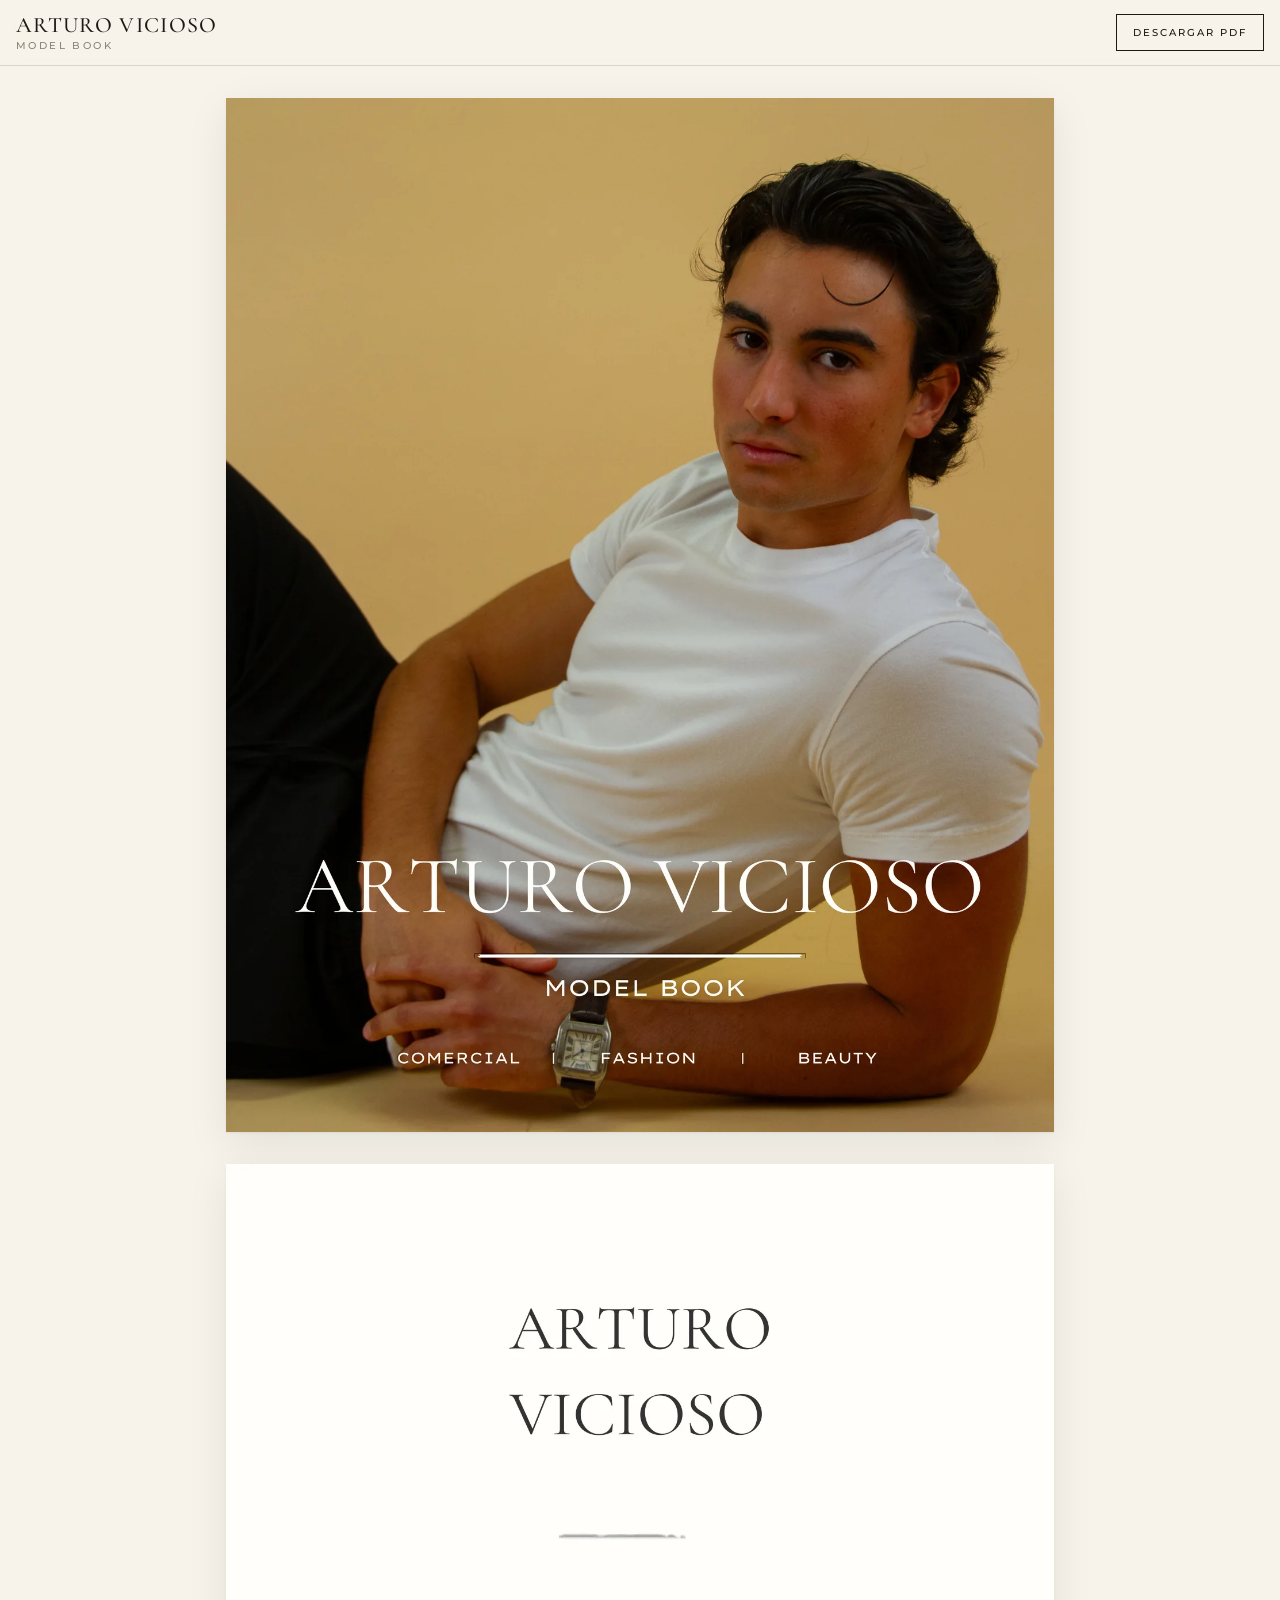
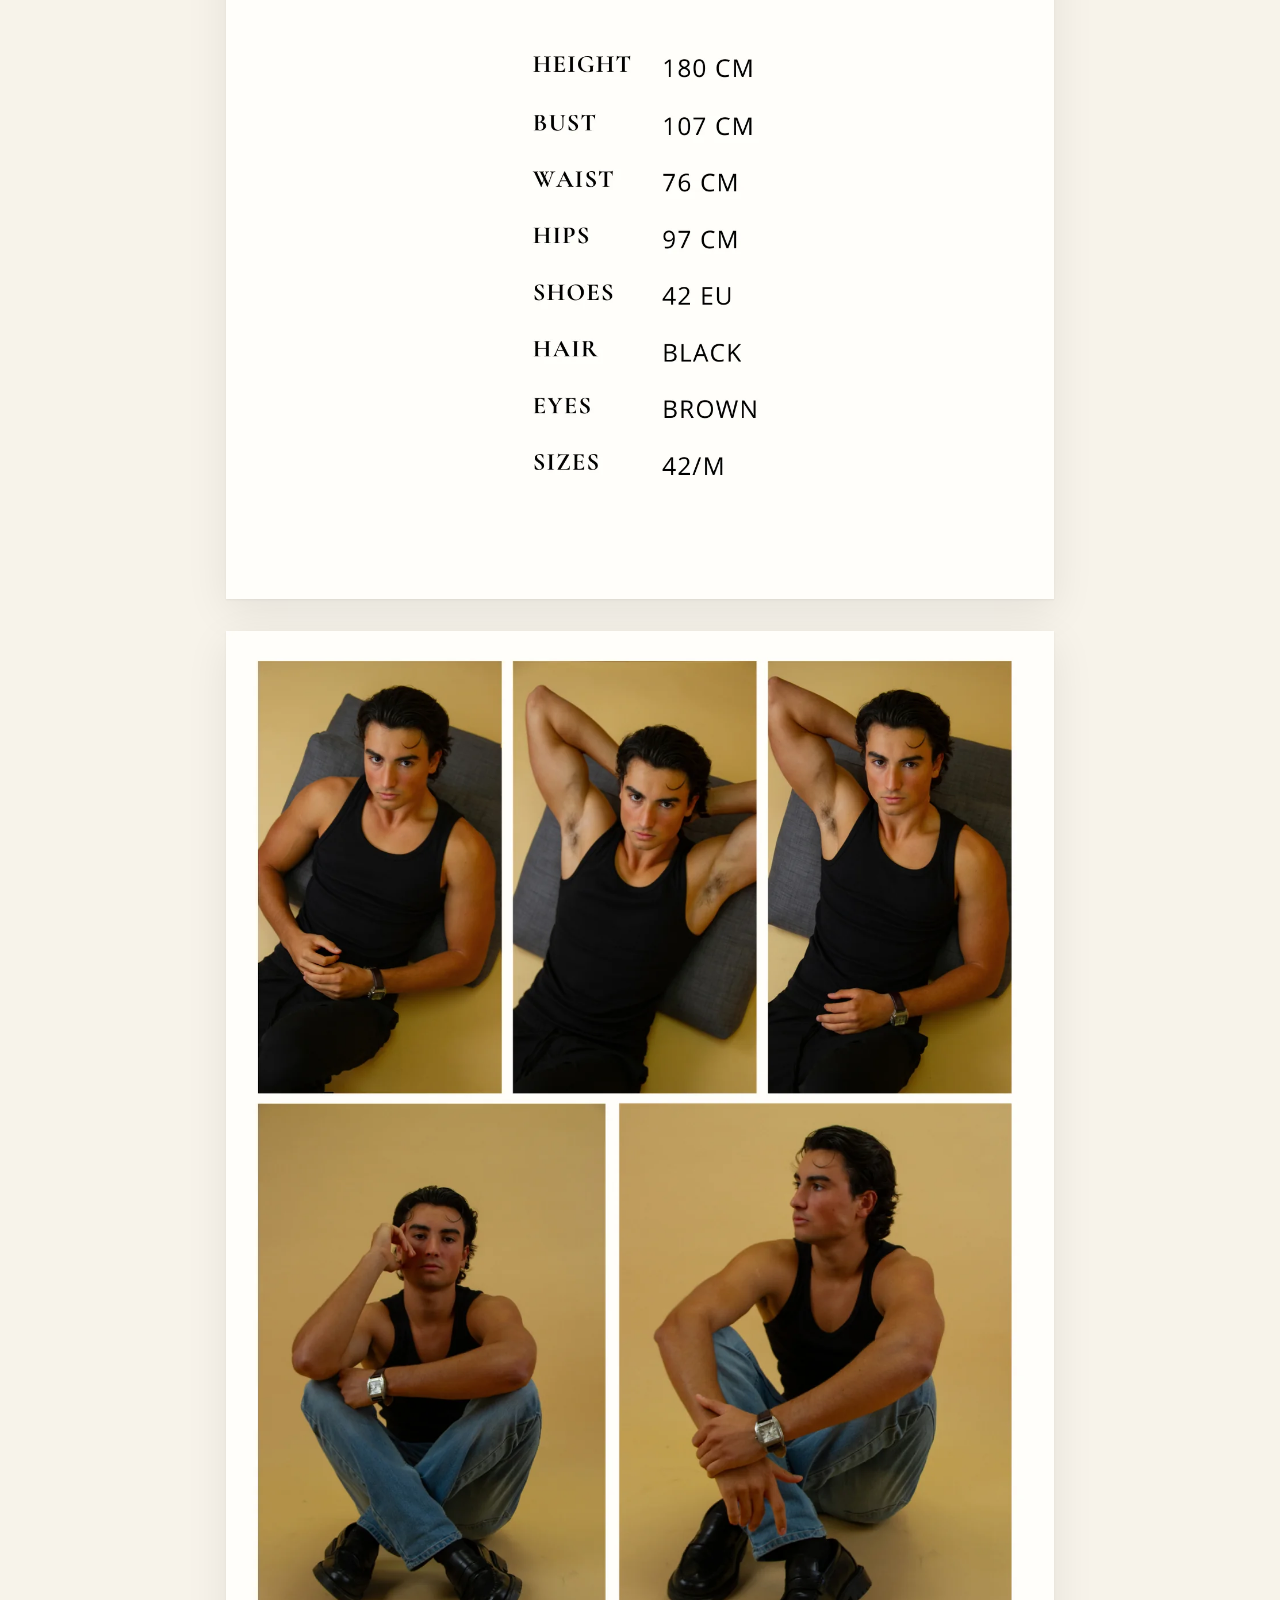
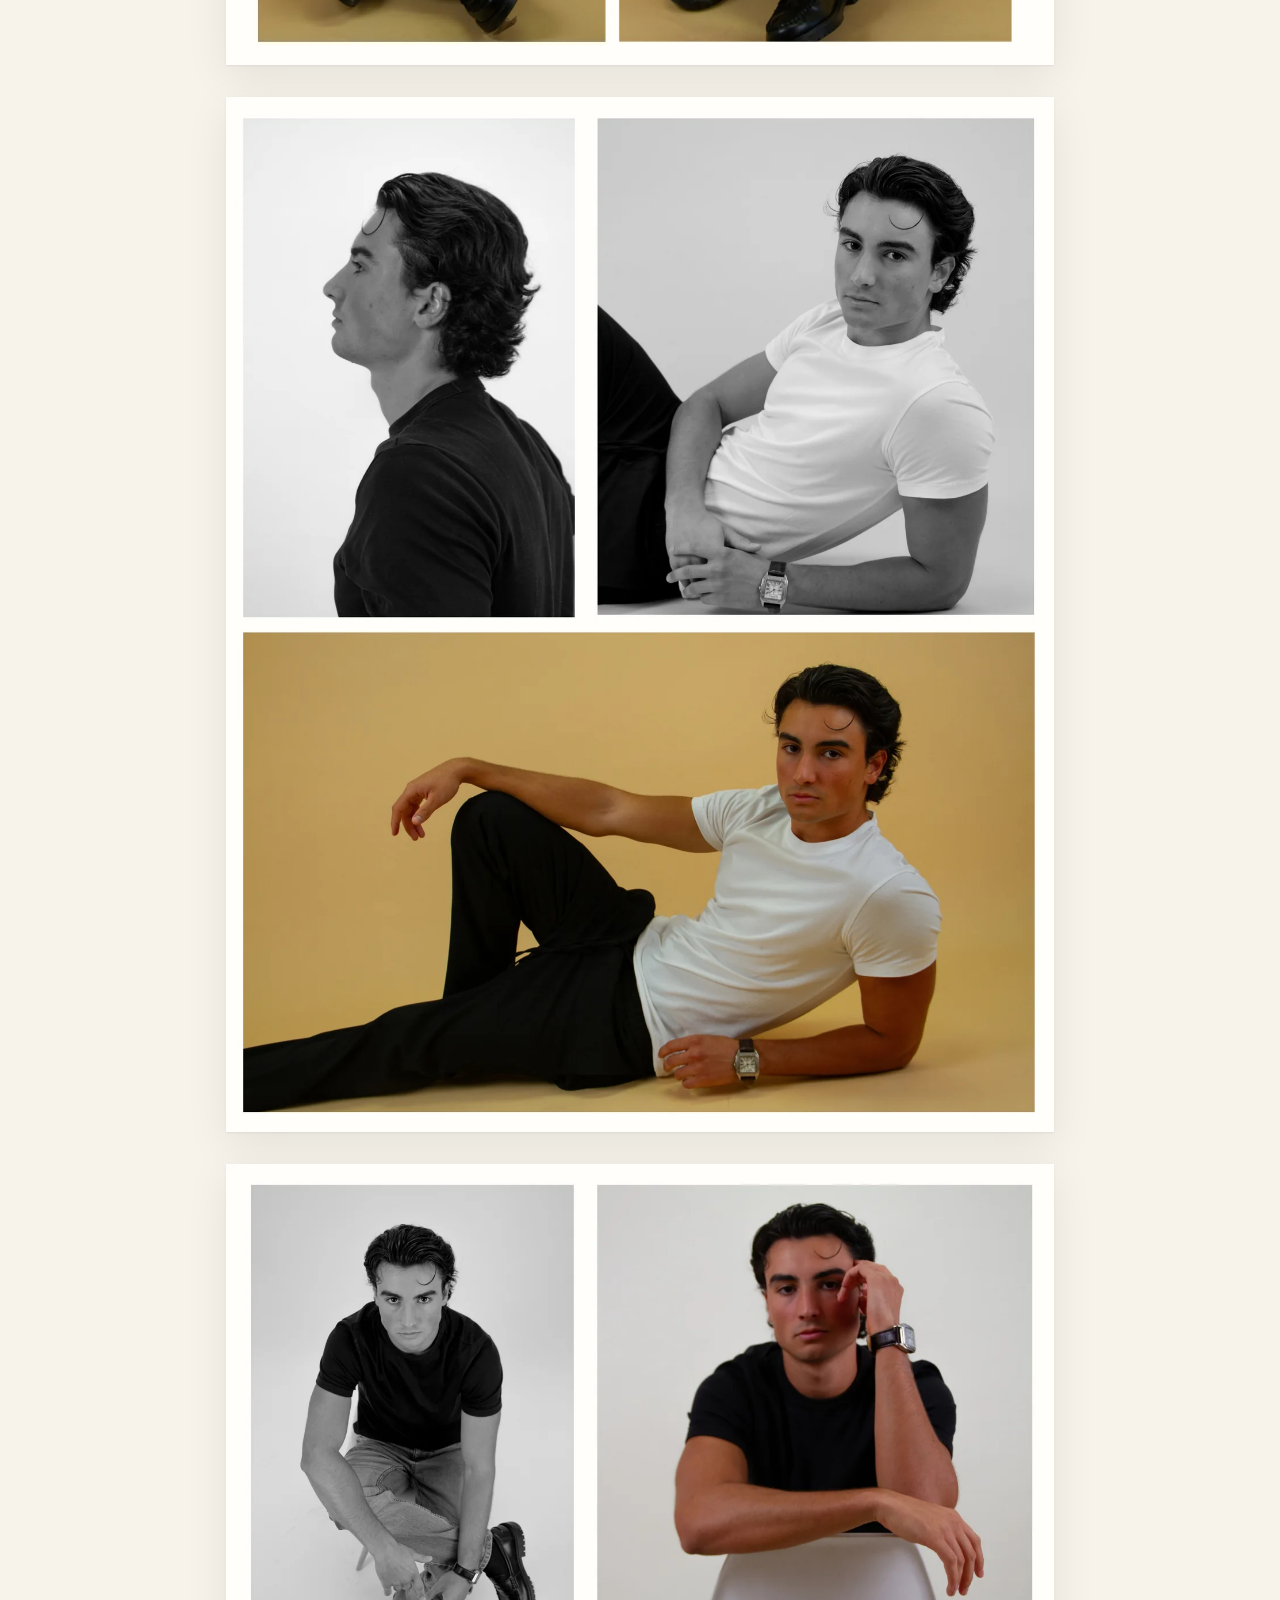
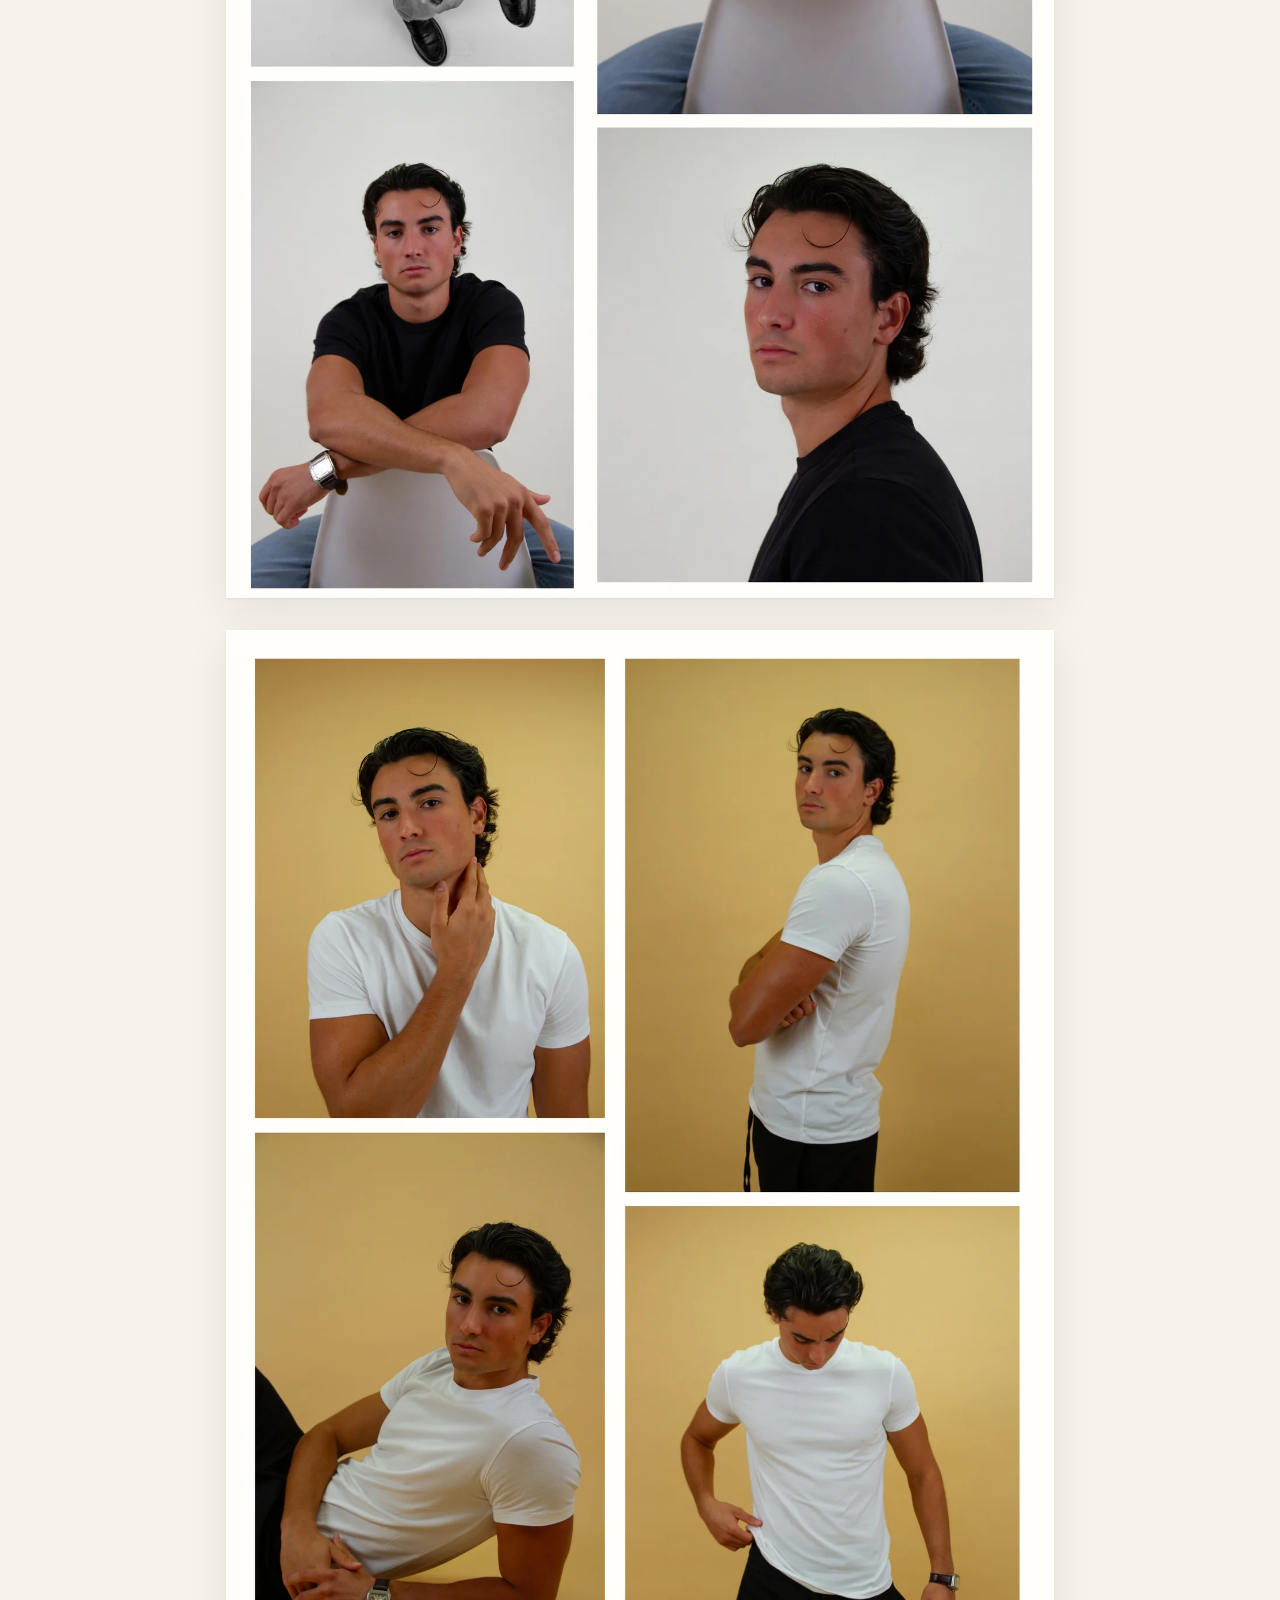
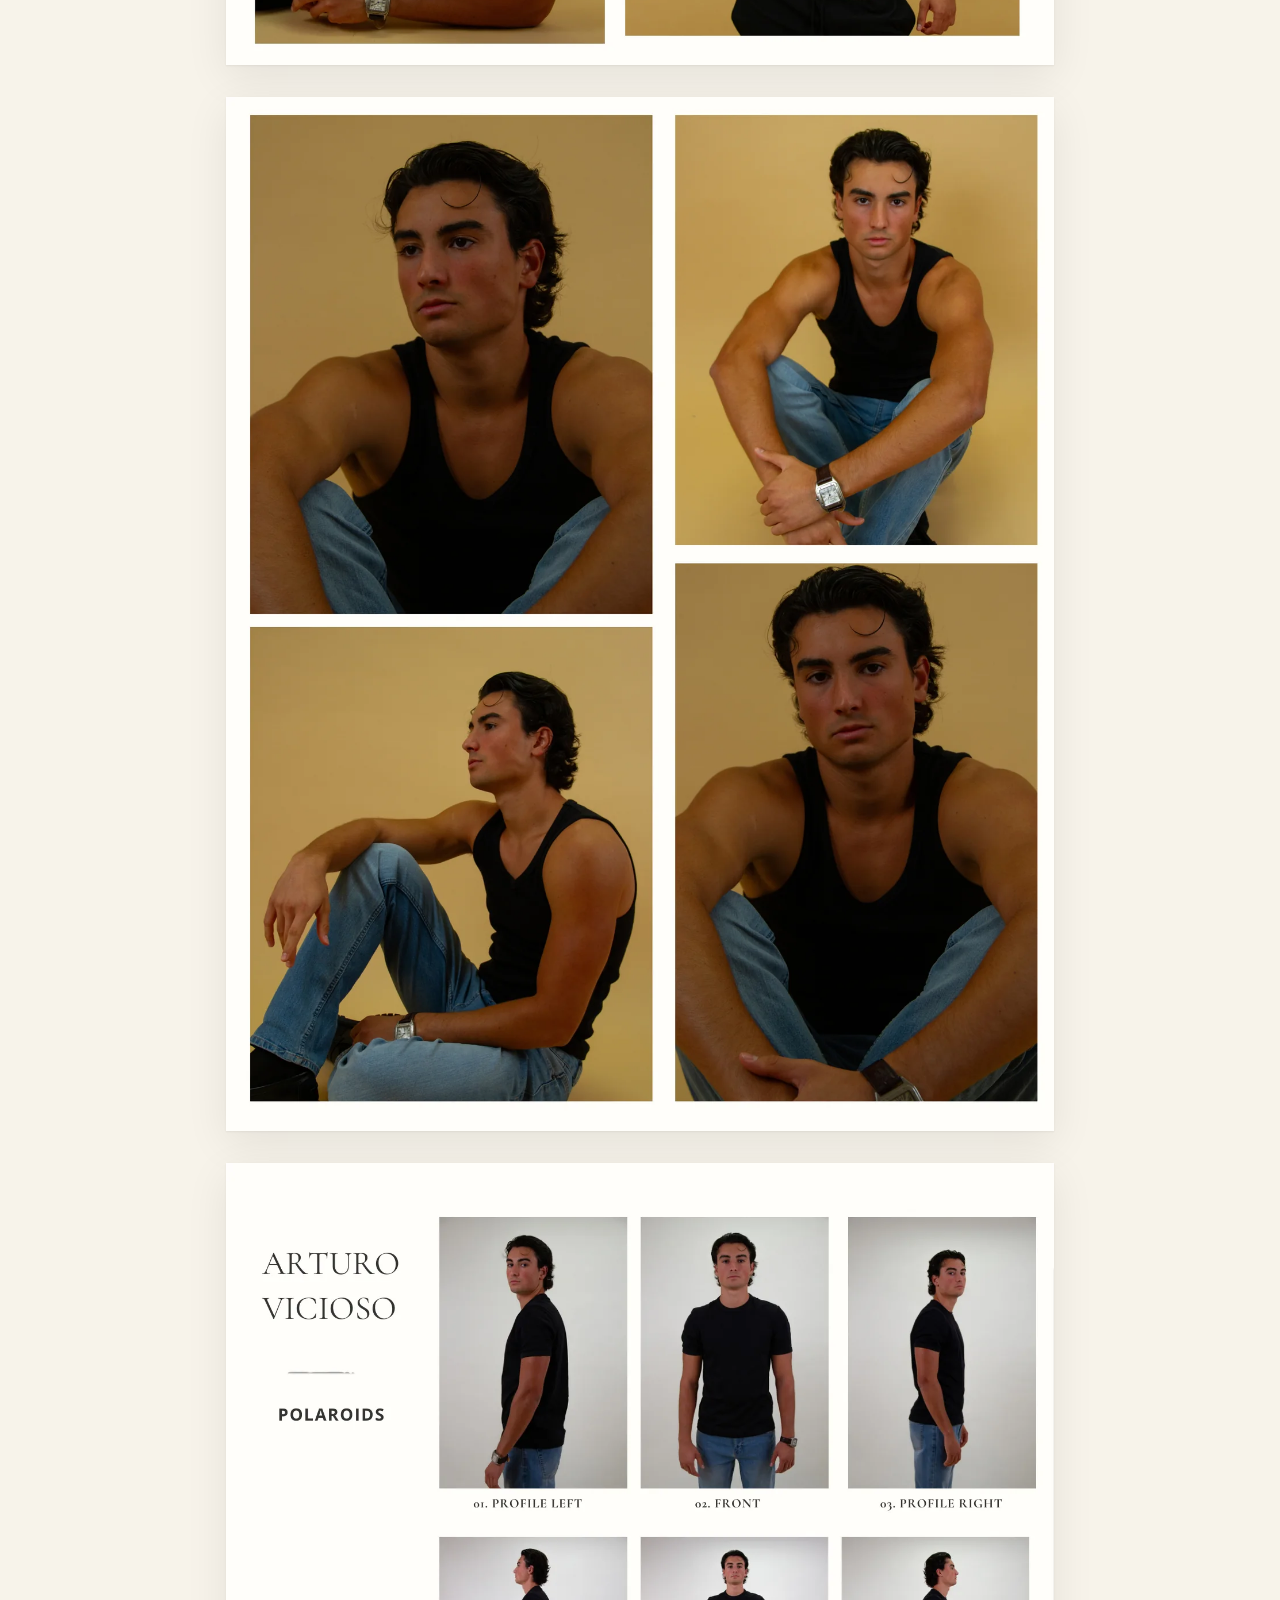
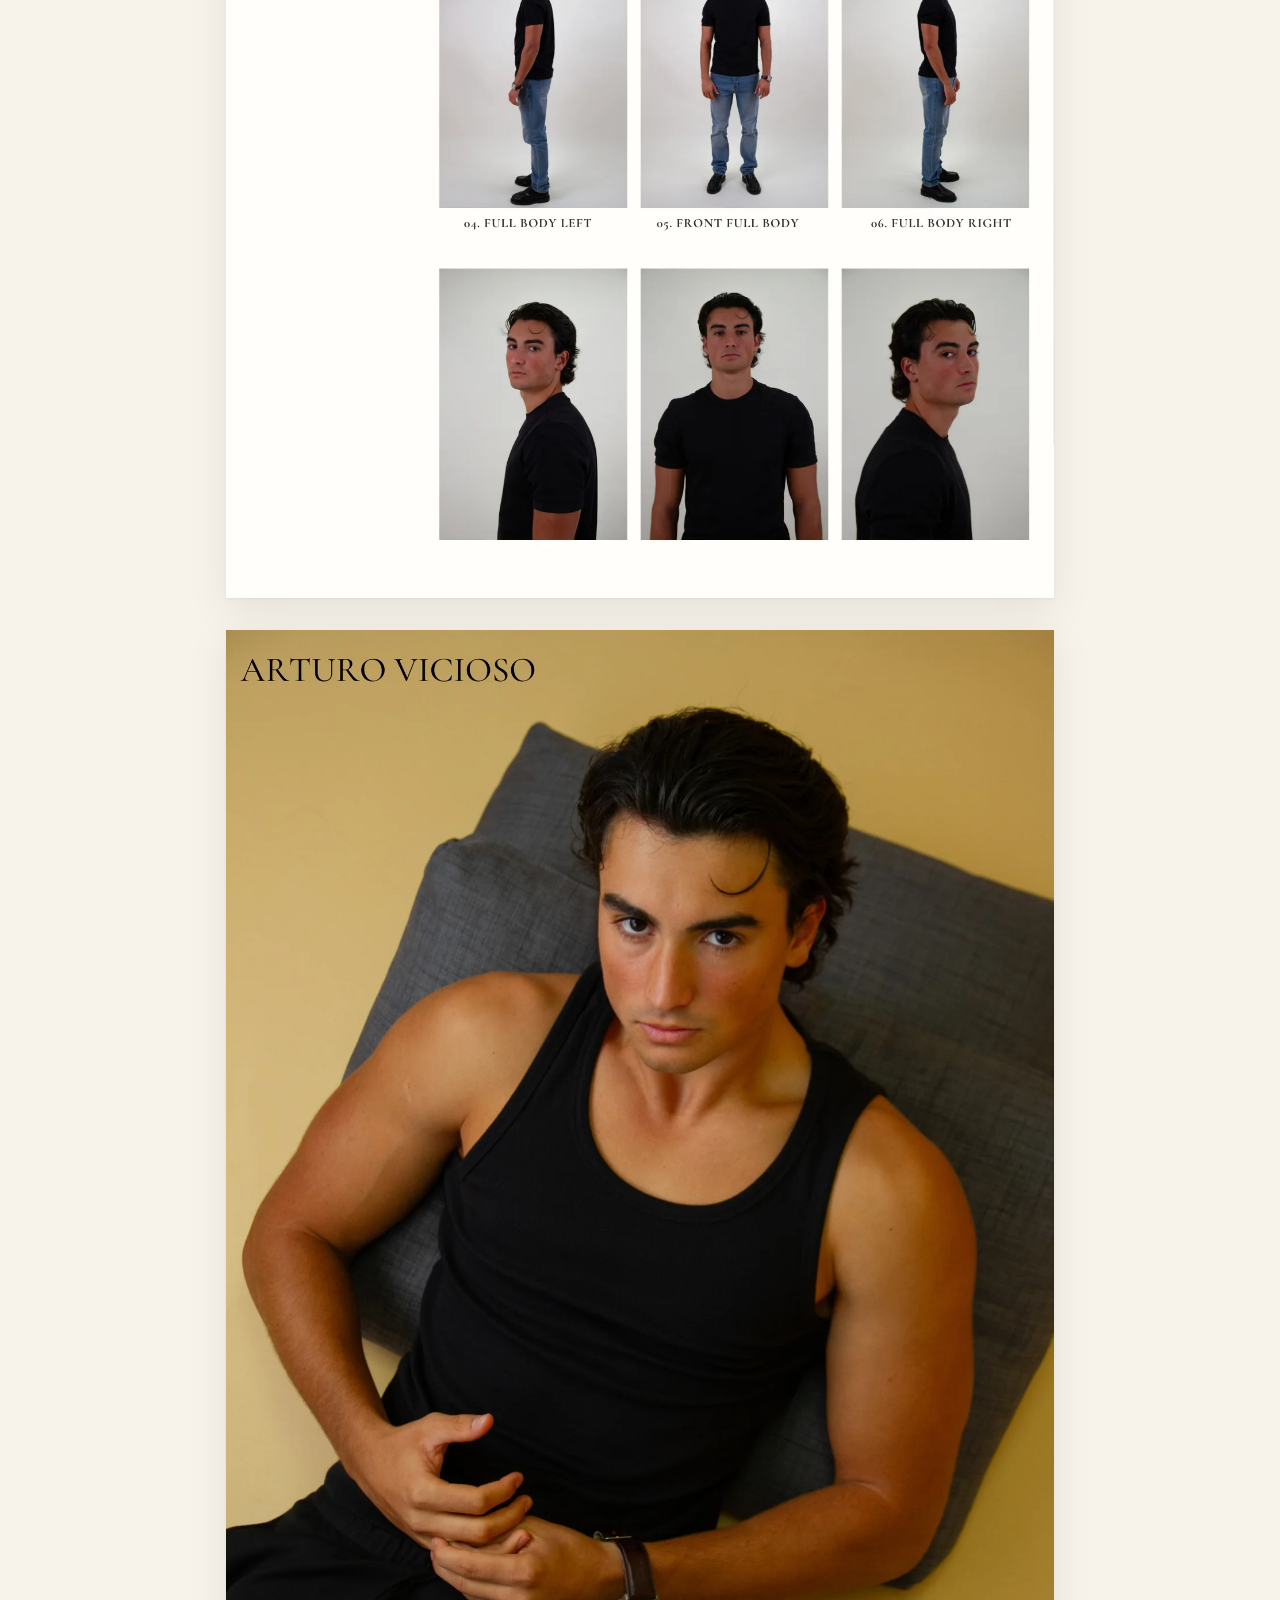
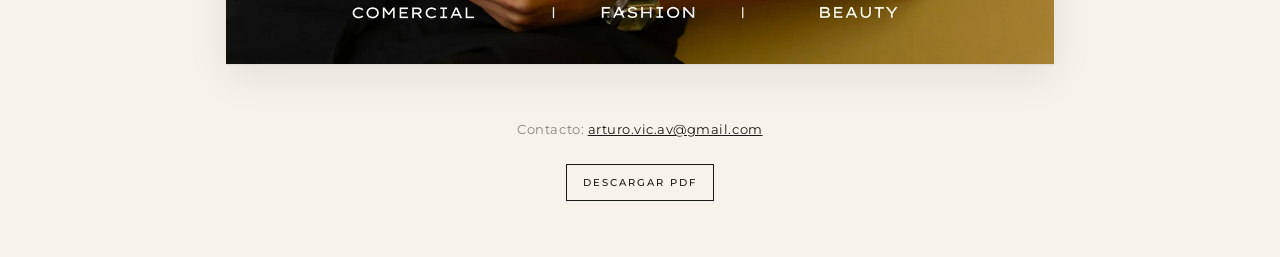
<file: book/index.html>
<!doctype html>
<html lang="es">
<head>
<meta charset="utf-8">
<meta name="viewport" content="width=device-width,initial-scale=1,viewport-fit=cover">
<title>Arturo Vicioso · Model Book</title>
<meta name="description" content="Arturo Vicioso, model book: comercial, fashion y beauty. 180 cm, ojos marrones, pelo negro.">
<!-- solo se comparte por enlace: que no salga en buscadores -->
<meta name="robots" content="noindex, nofollow">
<meta property="og:type" content="website">
<meta property="og:url" content="https://arturovicav-debug.github.io/book/">
<meta property="og:title" content="Arturo Vicioso · Model Book">
<meta property="og:description" content="Comercial · Fashion · Beauty. 180 cm · 42/M · pelo negro · ojos marrones.">
<meta property="og:image" content="https://arturovicav-debug.github.io/book/og-book.jpg">
<meta property="og:image:width" content="1200">
<meta property="og:image:height" content="630">
<meta name="twitter:card" content="summary_large_image">
<meta name="twitter:image" content="https://arturovicav-debug.github.io/book/og-book.jpg">
<link rel="icon" href="../favicon.svg" type="image/svg+xml">
<link rel="preload" as="image" href="img/p01-1440.webp">
<link rel="preconnect" href="https://fonts.googleapis.com"><link rel="preconnect" href="https://fonts.gstatic.com" crossorigin>
<link rel="stylesheet" href="https://fonts.googleapis.com/css2?family=Cormorant+Garamond:wght@400;500&family=Montserrat:wght@400;500&display=swap">
<style>
:root{ --paper:#F7F3EA; --ink:#1C1A17; --dim:#8A8478; --line:rgba(28,26,23,.14); }
*{box-sizing:border-box;margin:0}
html{-webkit-text-size-adjust:100%}
body{background:var(--paper);color:var(--ink);font:400 13px/1.5 Montserrat,system-ui,sans-serif;letter-spacing:.04em}
header{position:sticky;top:0;z-index:2;display:flex;align-items:center;justify-content:space-between;gap:16px;
  padding:14px max(16px,env(safe-area-inset-left));background:rgba(247,243,234,.92);backdrop-filter:blur(8px);-webkit-backdrop-filter:blur(8px);border-bottom:1px solid var(--line)}
.name{font:500 22px/1 "Cormorant Garamond",Georgia,serif;letter-spacing:.06em;text-transform:uppercase}
.name small{display:block;margin-top:5px;font:500 10px/1 Montserrat,sans-serif;letter-spacing:.24em;color:var(--dim)}
.btn{flex:none;display:inline-block;padding:10px 16px;border:1px solid var(--ink);color:var(--ink);text-decoration:none;
  font-size:10px;font-weight:500;letter-spacing:.2em;text-transform:uppercase;transition:background .2s,color .2s}
.btn:hover{background:var(--ink);color:var(--paper)}
main{max-width:860px;margin:0 auto;padding:32px 16px 16px;display:grid;gap:32px}
figure img{display:block;width:100%;height:auto;aspect-ratio:810/1012;background:#ECE6D9;box-shadow:0 1px 2px rgba(0,0,0,.06),0 12px 40px rgba(0,0,0,.08)}
footer{max-width:860px;margin:0 auto;padding:40px 16px 56px;text-align:center;color:var(--dim)}
footer a{color:var(--ink)}
footer p+p{margin-top:8px}
@media (max-width:480px){ main{gap:16px;padding-top:16px} .name{font-size:18px} .btn{padding:9px 12px} }
</style>
</head>
<body>
<header>
  <div class="name">Arturo Vicioso<small>Model Book</small></div>
  <a class="btn" href="arturo-vicioso-model-book.pdf" download>Descargar PDF</a>
</header>
<main>
  <figure><img src="img/p01-1440.webp" srcset="img/p01-720.webp 720w, img/p01-1440.webp 1440w" sizes="(max-width:860px) 100vw, 828px" width="1440" height="1800" alt="Portada: Arturo Vicioso, model book. Comercial, fashion, beauty."></figure>
  <figure><img src="img/medidas-1440.webp" srcset="img/medidas-720.webp 720w, img/medidas-1440.webp 1440w" sizes="(max-width:860px) 100vw, 828px" width="1440" height="1800" loading="lazy" alt="Medidas: altura 180 cm, pecho 107 cm, cintura 76 cm, cadera 97 cm, calzado 42 EU, pelo negro, ojos marrones, talla 42/M."></figure>
  <figure><img src="img/p03-1440.webp" srcset="img/p03-720.webp 720w, img/p03-1440.webp 1440w" sizes="(max-width:860px) 100vw, 828px" width="1440" height="1800" loading="lazy" alt="Página 3 del book"></figure>
  <figure><img src="img/p04-1440.webp" srcset="img/p04-720.webp 720w, img/p04-1440.webp 1440w" sizes="(max-width:860px) 100vw, 828px" width="1440" height="1800" loading="lazy" alt="Página 4 del book"></figure>
  <figure><img src="img/p05-1440.webp" srcset="img/p05-720.webp 720w, img/p05-1440.webp 1440w" sizes="(max-width:860px) 100vw, 828px" width="1440" height="1800" loading="lazy" alt="Página 5 del book"></figure>
  <figure><img src="img/p06-1440.webp" srcset="img/p06-720.webp 720w, img/p06-1440.webp 1440w" sizes="(max-width:860px) 100vw, 828px" width="1440" height="1800" loading="lazy" alt="Página 6 del book"></figure>
  <figure><img src="img/p07-1440.webp" srcset="img/p07-720.webp 720w, img/p07-1440.webp 1440w" sizes="(max-width:860px) 100vw, 828px" width="1440" height="1800" loading="lazy" alt="Página 7 del book"></figure>
  <figure><img src="img/polaroids-1440.webp" srcset="img/polaroids-720.webp 720w, img/polaroids-1440.webp 1440w" sizes="(max-width:860px) 100vw, 828px" width="1440" height="1800" loading="lazy" alt="Polaroids de perfil, frente, cuerpo entero y primer plano."></figure>
  <figure><img src="img/p08-1440.webp" srcset="img/p08-720.webp 720w, img/p08-1440.webp 1440w" sizes="(max-width:860px) 100vw, 828px" width="1440" height="1800" loading="lazy" alt="Contraportada: Arturo Vicioso. Comercial, fashion, beauty."></figure>
</main>
<footer>
  <p>Contacto: <a href="mailto:arturo.vic.av@gmail.com">arturo.vic.av@gmail.com</a></p>
  <p><a class="btn" href="arturo-vicioso-model-book.pdf" download style="margin-top:16px">Descargar PDF</a></p>
</footer>
</body>
</html>
</file>
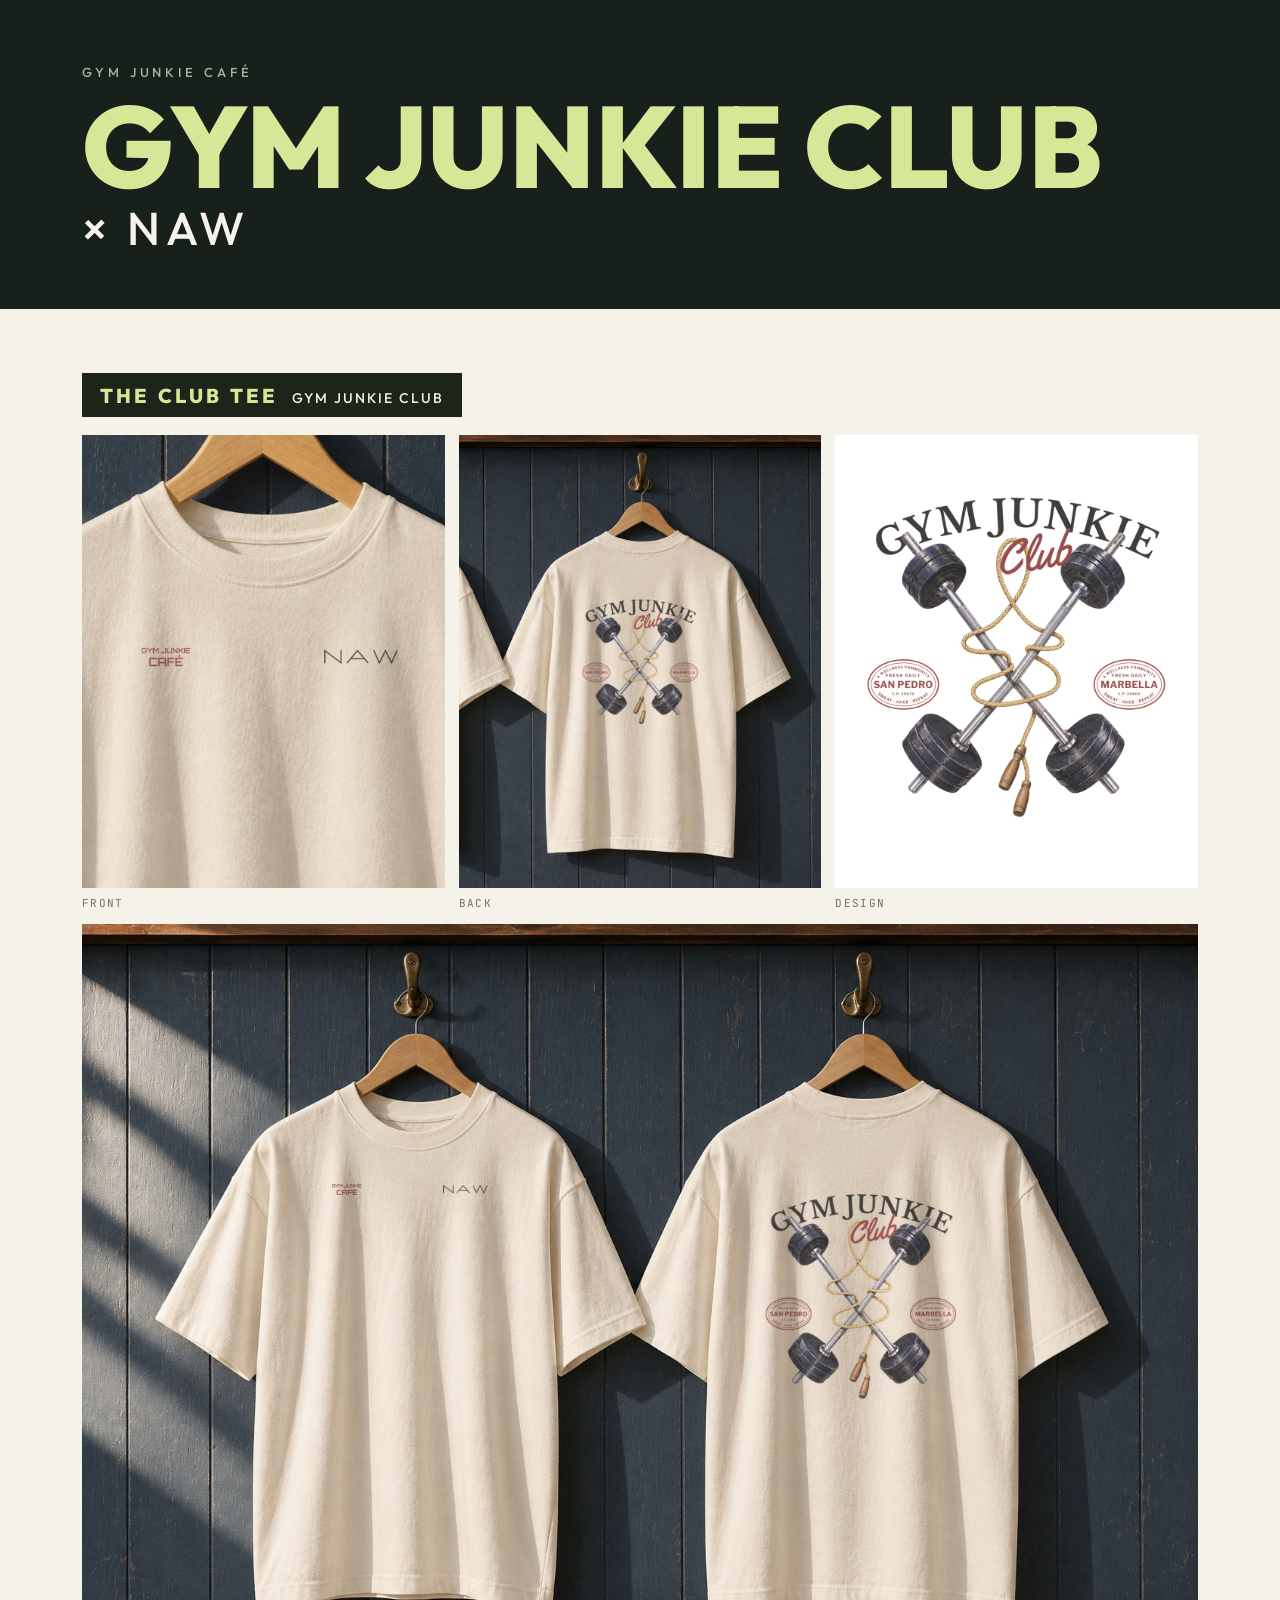
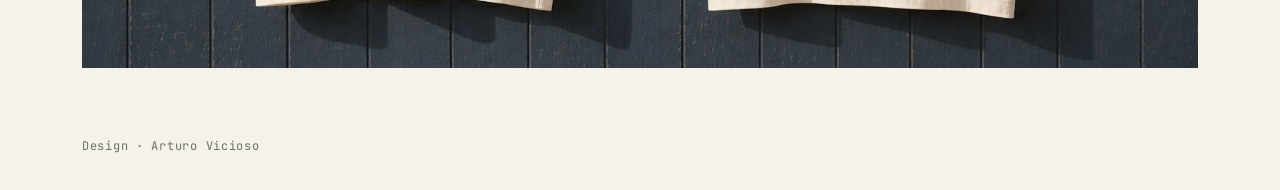
<file: gym-junkie-club/index.html>
<!doctype html>
<html lang="en">
<head>
<meta charset="utf-8">
<meta name="viewport" content="width=device-width, initial-scale=1">
<meta name="robots" content="noindex">
<title>Gym Junkie Club · Tee</title>
<link rel="preconnect" href="https://fonts.googleapis.com">
<link rel="stylesheet" href="https://fonts.googleapis.com/css2?family=Outfit:wght@500;800&family=JetBrains+Mono:wght@400&display=swap">
<style>
  /* Gym Junkie Club tee, presented in the same format as the Run Junkies proposal (tag + Front · Back · Design),
     on its own page. Not part of the proposal. */
  :root{ --paper:#f5f2ea; --ink:#1d241a; --lime:#d6e898; --deep:#17201a; }
  *{ box-sizing:border-box; margin:0; padding:0; }
  body{ background:var(--paper); color:var(--ink); font-family:"Outfit", Helvetica, Arial, sans-serif; }
  img{ display:block; width:100%; }
  .wrap{ max-width:1180px; margin:0 auto; padding:0 32px; }
  @media (max-width:600px){ .wrap{ padding:0 16px; } }
  header{ background:var(--deep); color:var(--lime); padding:64px 0 60px; }
  header small{ display:block; font-weight:500; font-size:13px; letter-spacing:.3em; text-transform:uppercase; color:#aab39f; }
  header h1{ font-weight:800; font-size:clamp(54px,9vw,120px); line-height:.9; text-transform:uppercase; margin-top:14px; }
  header h1 span{ color:#f5f2ea; font-size:.4em; letter-spacing:.12em; display:block; margin-top:10px; font-weight:500; }
  section{ padding:64px 0 0; }
  .tag{ display:inline-flex; align-items:baseline; gap:14px; background:var(--ink); color:var(--lime); padding:10px 18px 9px; }
  .tag b{ font-weight:800; font-size:20px; letter-spacing:.16em; text-transform:uppercase; }
  .tag span{ font-weight:500; font-size:14px; letter-spacing:.14em; text-transform:uppercase; color:#f5f2ea; }
  .tiles{ display:grid; grid-template-columns:repeat(3,1fr); gap:14px; margin-top:18px; }
  @media (max-width:700px){ .tiles{ grid-template-columns:1fr; } }
  .tiles a{ display:block; overflow:hidden; background:#e7e3d8; text-decoration:none; color:inherit; }
  .tiles img{ aspect-ratio:4/5; object-fit:cover; transition:transform .5s ease; }
  .tiles a:hover img{ transform:scale(1.02); }
  .tiles i{ display:block; font-style:normal; font-family:"JetBrains Mono"; font-size:11px; letter-spacing:.12em; text-transform:uppercase; color:#6d7166; background:var(--paper); padding-top:8px; }
  .wide{ margin-top:14px; }
  footer{ padding:70px 0 36px; font-family:"JetBrains Mono"; font-size:12px; letter-spacing:.06em; color:#6d7166; }
  @page{ size:1280px 860px; margin:0; }
  @media print{
    *{ -webkit-print-color-adjust:exact; print-color-adjust:exact; }
    header{ height:860px; display:flex; align-items:center; }
    header h1{ font-size:150px; }
    section{ break-before:page; padding-top:56px; }
    .wide{ display:none; }
    footer{ display:none; }
  }
</style>
</head>
<body>
<header><div class="wrap">
  <small>Gym Junkie Café</small>
  <h1>Gym Junkie Club<span>× NAW</span></h1>
</div></header>

<section><div class="wrap">
  <div class="tag"><b>The club tee</b><span>Gym Junkie Club</span></div>
  <div class="tiles">
    <a href="img/front.jpg" target="_blank"><img src="img/front.jpg" alt="Front: Gym Junkie Café and NAW on the chest"><i>Front</i></a>
    <a href="img/front-back.jpg" target="_blank"><img src="img/back.jpg" alt="Back: Gym Junkie Club print"><i>Back</i></a>
    <a href="img/design.jpg" target="_blank"><img src="img/design.jpg" alt="Back design"><i>Design</i></a>
  </div>
  <a class="wide" href="img/front-back.jpg" target="_blank" style="display:block"><img src="img/front-back.jpg" alt="Front and back"></a>
</div></section>

<footer><div class="wrap">Design · Arturo Vicioso</div></footer>
</body>
</html>
</file>
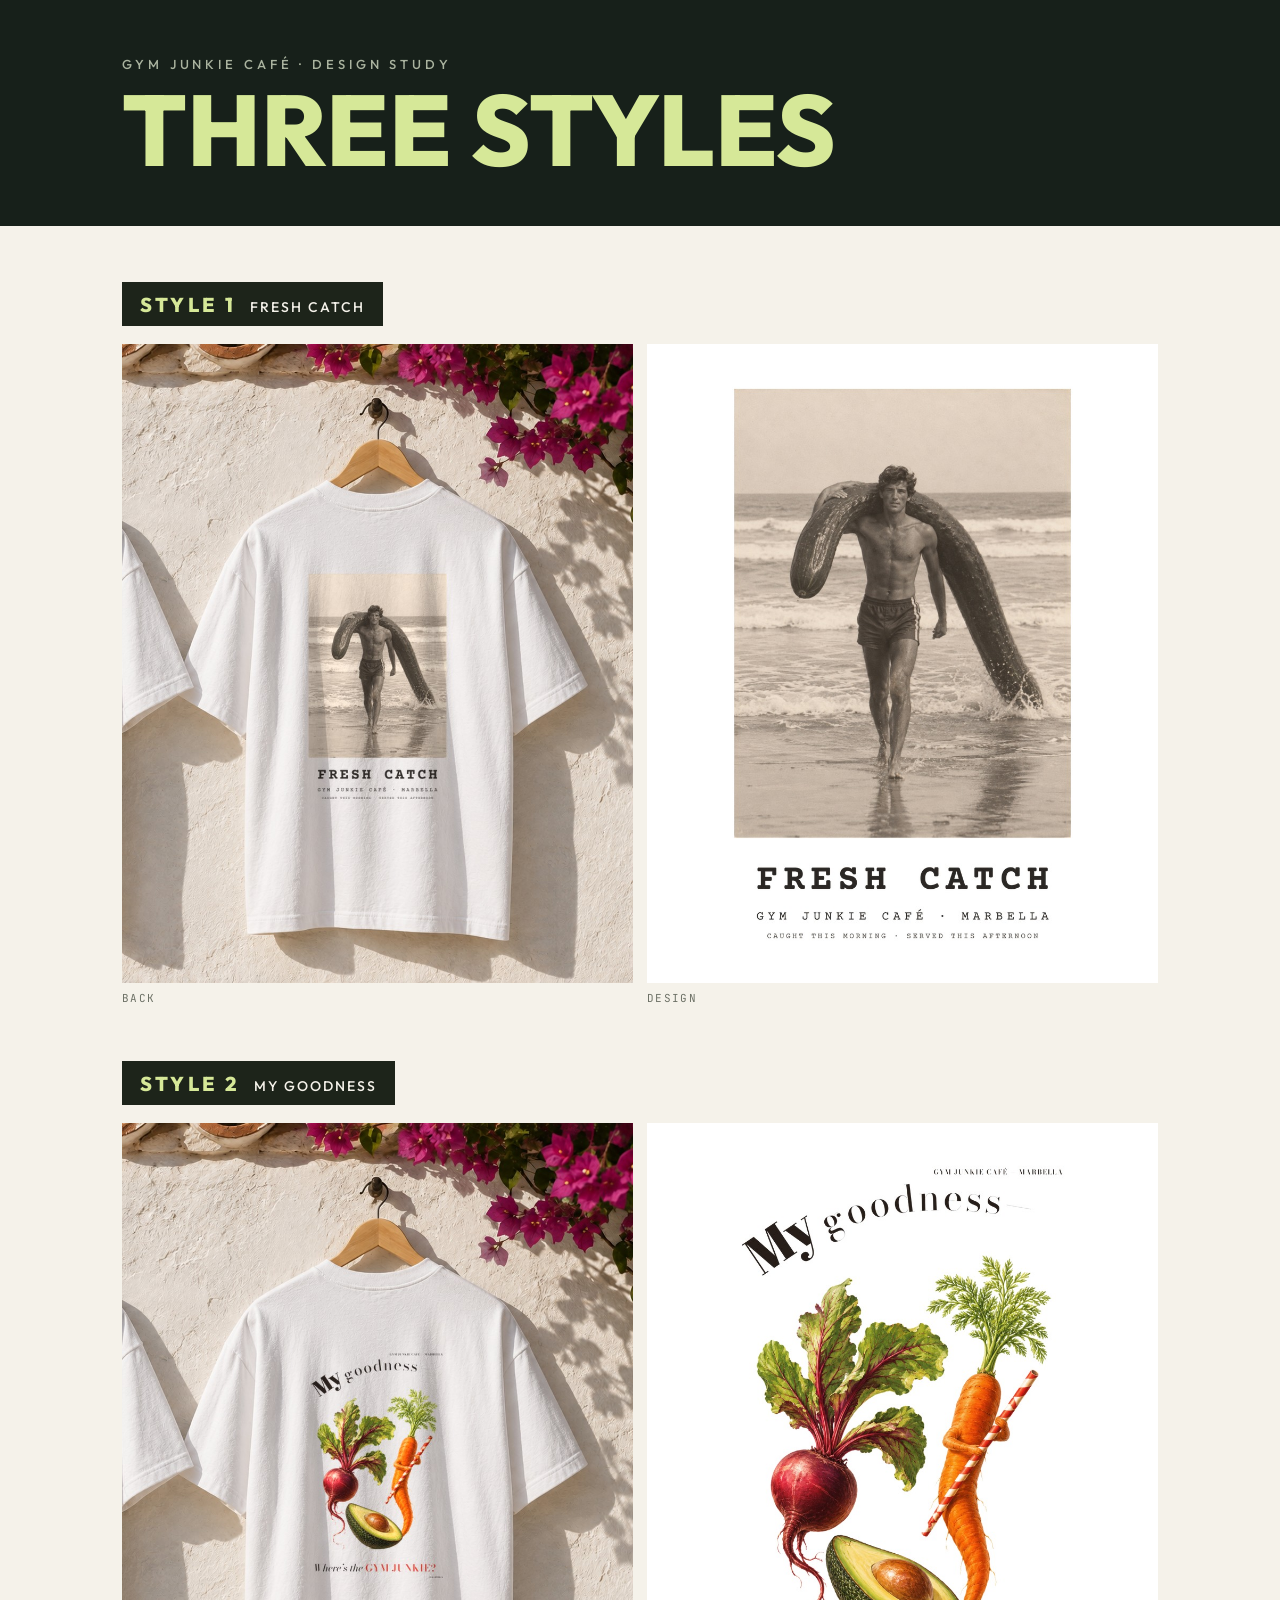
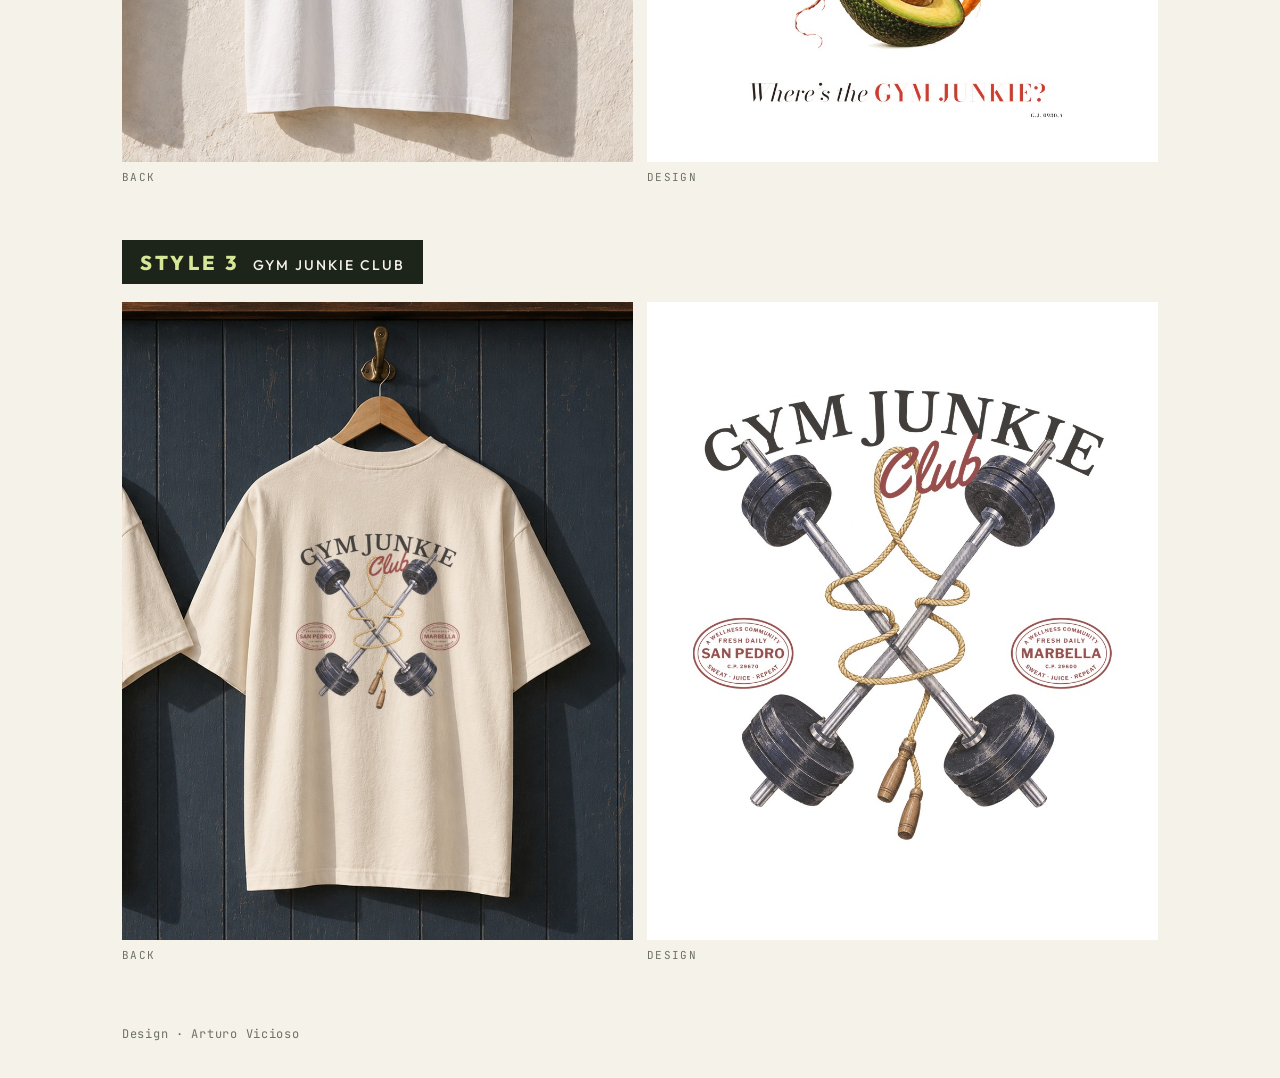
<file: gym-junkie-estilos/index.html>
<!doctype html>
<html lang="en">
<head>
<meta charset="utf-8">
<meta name="viewport" content="width=device-width, initial-scale=1">
<meta name="robots" content="noindex">
<title>Gym Junkie · Three styles</title>
<link rel="preconnect" href="https://fonts.googleapis.com">
<link rel="stylesheet" href="https://fonts.googleapis.com/css2?family=Outfit:wght@500;800&family=JetBrains+Mono:wght@400&display=swap">
<style>
  /* Separate sheet (not part of the Run Junkies proposal): one Gym Junkie design per named style, image only. */
  :root{ --paper:#f5f2ea; --ink:#1d241a; --lime:#d6e898; --deep:#17201a; }
  *{ box-sizing:border-box; margin:0; padding:0; }
  body{ background:var(--paper); color:var(--ink); font-family:"Outfit", Helvetica, Arial, sans-serif; }
  img{ display:block; width:100%; }
  .wrap{ max-width:1100px; margin:0 auto; padding:0 32px; }
  @media (max-width:600px){ .wrap{ padding:0 16px; } }
  header{ background:var(--deep); color:var(--lime); padding:56px 0 52px; }
  header small{ display:block; font-weight:500; font-size:13px; letter-spacing:.3em; text-transform:uppercase; color:#aab39f; }
  header h1{ font-weight:800; font-size:clamp(46px,8vw,100px); line-height:.9; text-transform:uppercase; margin-top:12px; }
  section{ padding:56px 0 0; }
  .tag{ display:inline-flex; align-items:baseline; gap:14px; background:var(--ink); color:var(--lime); padding:10px 18px 9px; }
  .tag b{ font-weight:800; font-size:20px; letter-spacing:.16em; text-transform:uppercase; }
  .tag span{ font-weight:500; font-size:14px; letter-spacing:.14em; text-transform:uppercase; color:#f5f2ea; }
  .tiles{ display:grid; grid-template-columns:1fr 1fr; gap:14px; margin-top:18px; }
  @media (max-width:640px){ .tiles{ grid-template-columns:1fr; } }
  .tiles a{ display:block; overflow:hidden; background:#e7e3d8; text-decoration:none; color:inherit; }
  .tiles img{ aspect-ratio:4/5; object-fit:cover; transition:transform .5s ease; }
  .tiles a:hover img{ transform:scale(1.02); }
  .tiles i{ display:block; font-style:normal; font-family:"JetBrains Mono"; font-size:11px; letter-spacing:.12em; text-transform:uppercase; color:#6d7166; background:var(--paper); padding-top:8px; }
  footer{ padding:64px 0 36px; font-family:"JetBrains Mono"; font-size:12px; letter-spacing:.06em; color:#6d7166; }
  @page{ size:1280px 860px; margin:0; }
  @media print{
    *{ -webkit-print-color-adjust:exact; print-color-adjust:exact; }
    header{ height:860px; display:flex; align-items:center; }
    section{ break-before:page; padding-top:40px; }
    .tiles{ grid-template-columns:1fr 1fr; max-width:900px; break-inside:avoid; }
    footer{ display:none; }
  }
</style>
</head>
<body>
<header><div class="wrap">
  <small>Gym Junkie Café · design study</small>
  <h1>Three styles</h1>
</div></header>

<section><div class="wrap">
  <div class="tag"><b>Style 1</b><span>Fresh catch</span></div>
  <div class="tiles">
    <a href="img/s1-back.jpg" target="_blank"><img src="img/s1-back.jpg" alt="Fresh catch, back"><i>Back</i></a>
    <a href="img/s1-design.jpg" target="_blank"><img src="img/s1-design.jpg" alt="Fresh catch, design"><i>Design</i></a>
  </div>
</div></section>

<section><div class="wrap">
  <div class="tag"><b>Style 2</b><span>My goodness</span></div>
  <div class="tiles">
    <a href="img/s2-back.jpg" target="_blank"><img src="img/s2-back.jpg" alt="My goodness, back"><i>Back</i></a>
    <a href="img/s2-design.jpg" target="_blank"><img src="img/s2-design.jpg" alt="My goodness, design"><i>Design</i></a>
  </div>
</div></section>

<section><div class="wrap">
  <div class="tag"><b>Style 3</b><span>Gym Junkie Club</span></div>
  <div class="tiles">
    <a href="img/s3-back.jpg" target="_blank"><img src="img/s3-back.jpg" alt="Gym Junkie Club, back"><i>Back</i></a>
    <a href="img/s3-design.jpg" target="_blank"><img src="img/s3-design.jpg" alt="Gym Junkie Club, design"><i>Design</i></a>
  </div>
</div></section>

<footer><div class="wrap">Design · Arturo Vicioso</div></footer>
</body>
</html>
</file>
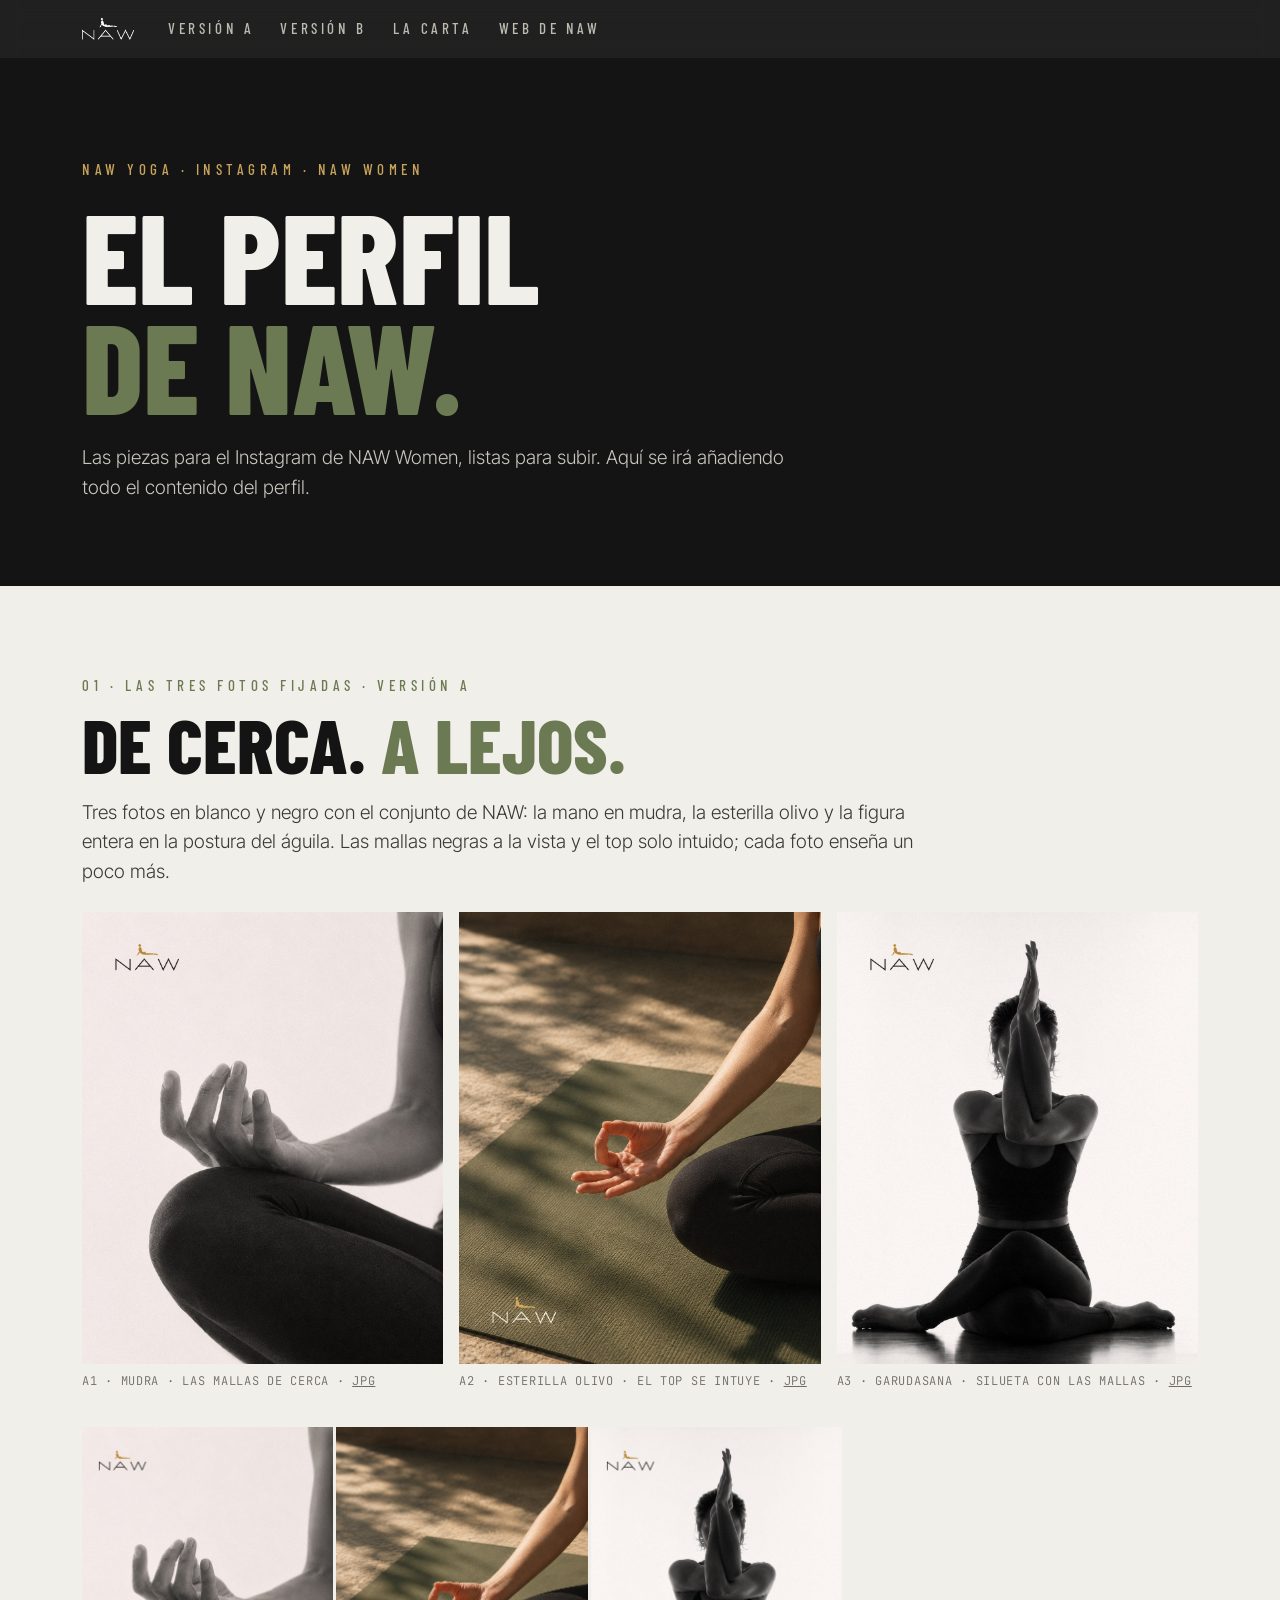
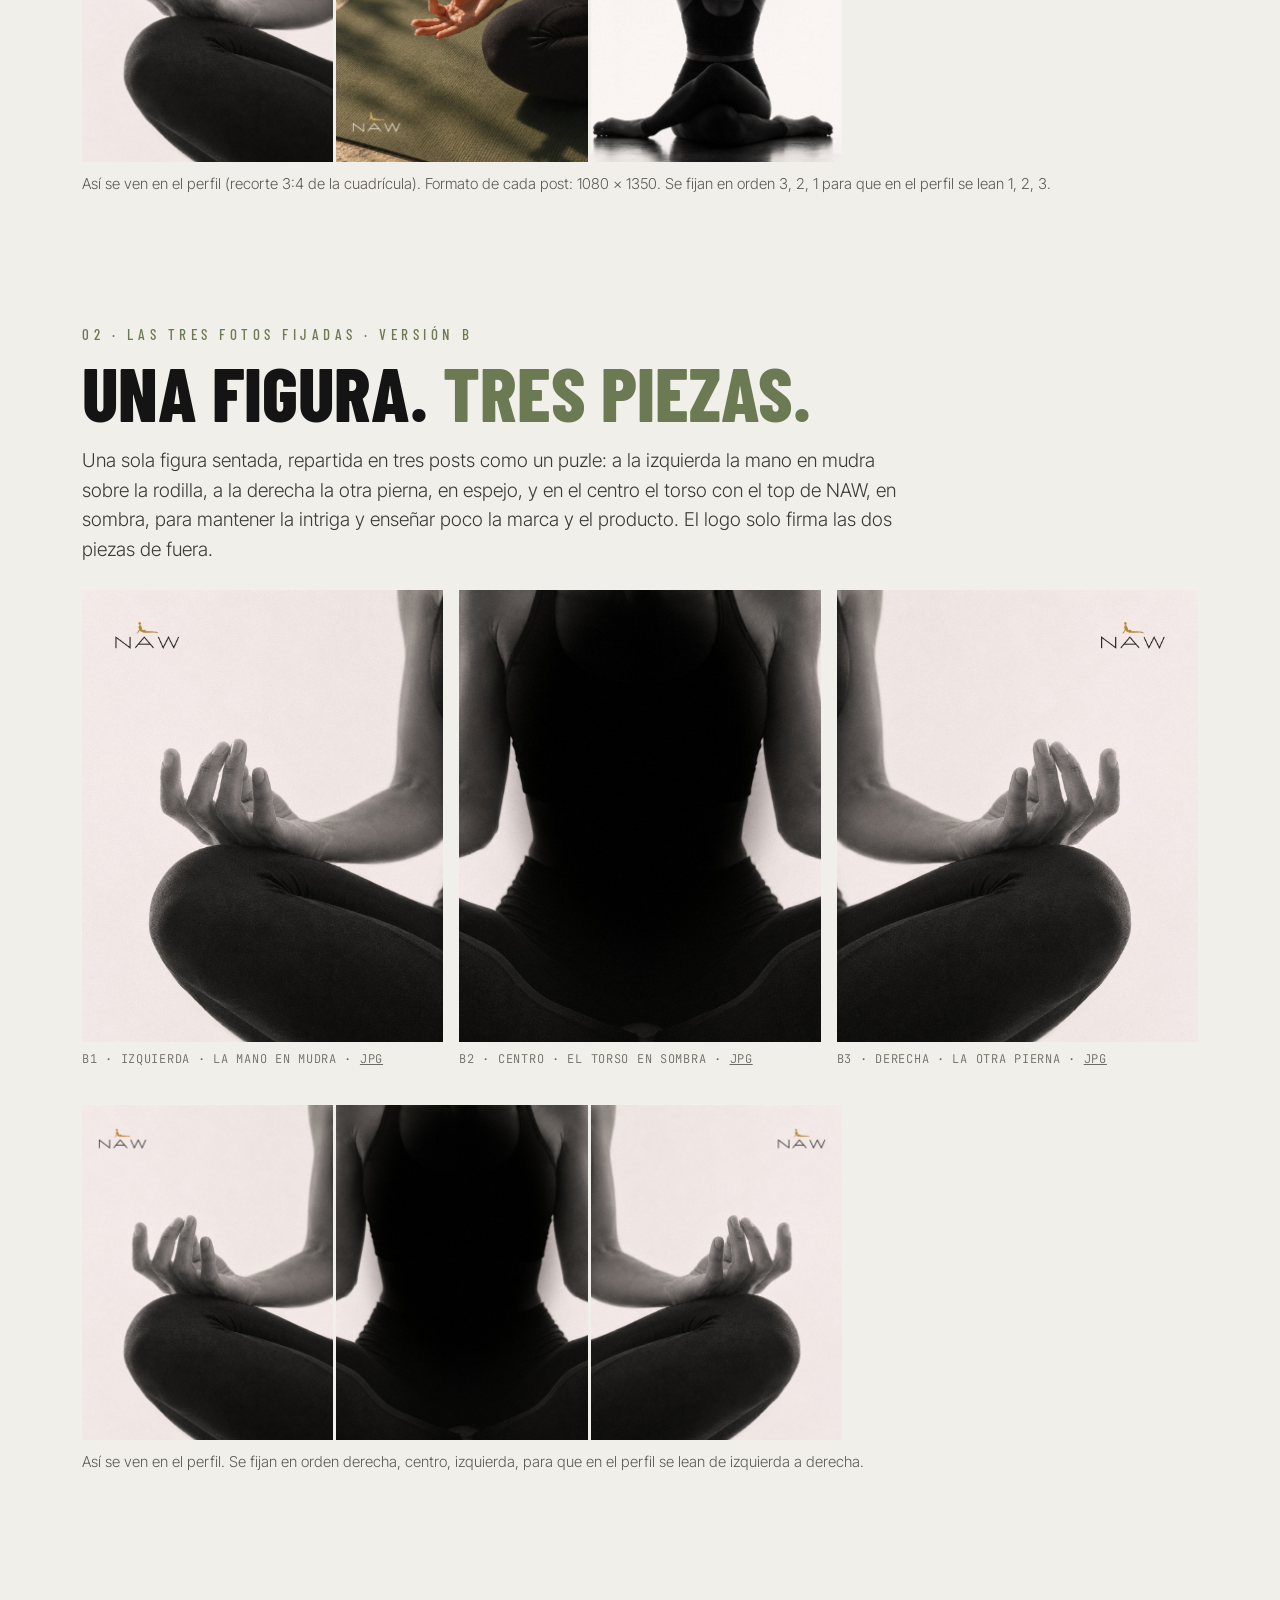
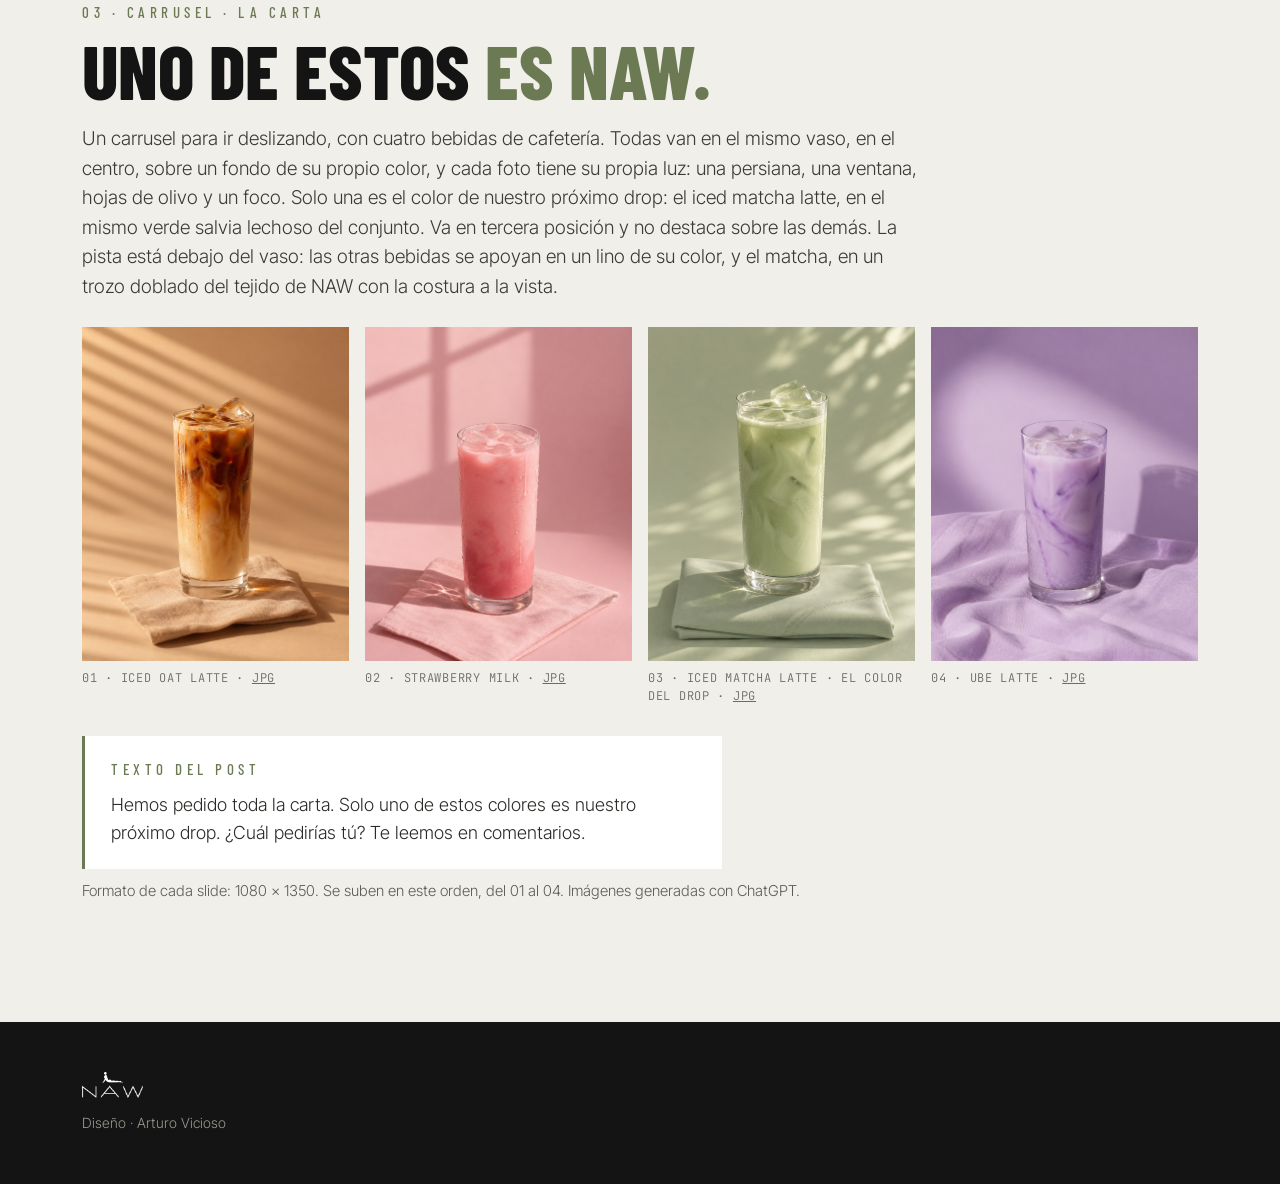
<file: naw-instagram/index.html>
<!doctype html>
<html lang="es">
<head>
<meta charset="utf-8">
<meta name="viewport" content="width=device-width, initial-scale=1">
<meta name="robots" content="noindex">
<meta name="description" content="NAW Yoga · Instagram: las piezas para el perfil de NAW Women.">
<meta property="og:title" content="NAW Yoga · Instagram">
<meta property="og:image" content="https://arturovicav-debug.github.io/naw/img/women-pinned-3.jpg">
<title>NAW Yoga · Instagram</title>
<link rel="preconnect" href="https://fonts.googleapis.com">
<link rel="stylesheet" href="https://fonts.googleapis.com/css2?family=Barlow+Condensed:wght@500;700;800&family=Inter+Tight:wght@300;400;500&family=JetBrains+Mono:wght@400&display=swap">
<style>
  /* NAW Yoga · Instagram: the working page for the NAW Women profile (same look as the NAW page: black, bone, olive, gold). */
  :root{ --ink:#141414; --bone:#f1efe9; --olive:#6b7a52; --gold:#c8a35a; --muted:#5b5b55; }
  *{ box-sizing:border-box; margin:0; padding:0; }
  body{ background:var(--bone); color:var(--ink); font-family:"Inter Tight", Helvetica, Arial, sans-serif; font-weight:300; font-size:17px; line-height:1.55; }
  img{ display:block; width:100%; }
  a{ color:inherit; }
  .wrap{ max-width:1180px; margin:0 auto; padding:0 32px; }
  @media (max-width:600px){ .wrap{ padding:0 16px; } }

  nav{ position:sticky; top:0; z-index:10; background:rgba(20,20,20,.94); backdrop-filter:blur(8px); }
  nav .wrap{ display:flex; gap:26px; align-items:center; height:58px; overflow-x:auto; white-space:nowrap; }
  nav img{ height:22px; width:auto; margin-right:8px; flex:none; }
  nav a{ text-decoration:none; font-family:"Barlow Condensed"; font-weight:500; font-size:15px; letter-spacing:.24em; text-transform:uppercase; color:#bdbab2; }
  nav a:hover{ color:#fff; }

  header.hero{ background:var(--ink); color:var(--bone); padding:100px 0 84px; }
  .k{ display:block; font-family:"Barlow Condensed"; font-weight:500; font-size:15px; letter-spacing:.3em; text-transform:uppercase; color:var(--olive); }
  .hero .k{ color:var(--gold); }
  .hero h1{ font-family:"Barlow Condensed"; font-weight:800; font-size:clamp(60px,10vw,140px); line-height:.86; text-transform:uppercase; margin-top:18px; }
  .hero h1 span{ color:var(--olive); }
  .hero p{ max-width:720px; margin-top:24px; font-size:19px; color:#c9c6be; }

  section{ padding:88px 0 40px; scroll-margin-top:58px; }
  h2{ font-family:"Barlow Condensed"; font-weight:800; font-size:clamp(44px,6vw,76px); line-height:.9; text-transform:uppercase; margin-top:12px; }
  h2 span{ color:var(--olive); }
  .lead{ max-width:840px; margin-top:20px; font-size:19px; color:#3a3a36; }
  .note{ font-size:15px; color:var(--muted); margin-top:10px; }

  .gal{ display:grid; grid-template-columns:repeat(3,1fr); gap:16px; margin-top:26px; }
  @media (max-width:900px){ .gal{ grid-template-columns:repeat(2,1fr); } }
  @media (max-width:560px){ .gal{ grid-template-columns:1fr; } }
  .gal figure{ margin:0; }
  .gal a{ display:block; overflow:hidden; background:#e2dfd6; }
  .gal img{ transition:transform .5s ease; }
  .gal a:hover img{ transform:scale(1.02); }
  .gal figcaption{ font-family:"JetBrains Mono"; font-size:12px; letter-spacing:.06em; color:#6d6b64; margin-top:8px; }
  .gal figcaption a{ display:inline; background:none; text-decoration:underline; }
  /* four-slide carousel: four across on desktop, two on tablet and phone */
  .gal.g4{ grid-template-columns:repeat(4,1fr); }
  @media (max-width:900px){ .gal.g4{ grid-template-columns:repeat(2,1fr); } }

  /* the Instagram caption, ready to copy */
  .copy{ max-width:640px; margin-top:30px; background:#fff; border-left:3px solid var(--olive); padding:22px 26px; font-size:18px; color:#2a2a27; }
  .copy .k{ margin-bottom:10px; }

  /* profile grid preview: three separate tiles in Instagram's 3:4 crop, 3 px apart, each one opens its own post */
  .row3{ display:grid; grid-template-columns:repeat(3,1fr); gap:3px; max-width:760px; margin-top:36px; }
  .row3 a{ display:block; overflow:hidden; background:#e2dfd6; }
  .row3 img{ aspect-ratio:3/4; object-fit:cover; transition:transform .5s ease; }
  .row3 a:hover img{ transform:scale(1.02); }

  footer{ background:var(--ink); color:#9b988f; padding:50px 0; margin-top:80px; font-size:14px; }
  footer img{ height:26px; width:auto; margin-bottom:14px; }
</style>
</head>
<body>

<nav><div class="wrap">
  <img src="../naw/img/naw-logo-white.png" alt="NAW">
  <a href="#fijadas">Versión A</a><a href="#puzle">Versión B</a><a href="#la-carta">La carta</a><a href="https://arturovicav-debug.github.io/naw/">Web de NAW</a>
</div></nav>

<header class="hero"><div class="wrap">
  <span class="k">NAW Yoga · Instagram · NAW Women</span>
  <h1>El perfil<br><span>de NAW.</span></h1>
  <p>Las piezas para el Instagram de NAW Women, listas para subir. Aquí se irá añadiendo todo el contenido del perfil.</p>
</div></header>

<!-- FIJADAS · VERSIÓN A -->
<section id="fijadas"><div class="wrap">
  <span class="k">01 · Las tres fotos fijadas · versión A</span>
  <h2>De cerca. <span>A lejos.</span></h2>
  <p class="lead">Tres fotos en blanco y negro con el conjunto de NAW: la mano en mudra, la esterilla olivo y la figura entera en la postura del águila. Las mallas negras a la vista y el top solo intuido; cada foto enseña un poco más.</p>
  <div class="gal">
    <figure><a href="../naw/img/women-pinned-1.jpg" target="_blank"><img src="../naw/img/women-pinned-1.jpg" alt="Mano en mudra sobre la rodilla con las mallas negras de NAW"></a><figcaption>A1 · MUDRA · LAS MALLAS DE CERCA · <a href="../naw/files/NAW-PINNED_1_mudra.jpg" download>JPG</a></figcaption></figure>
    <figure><a href="../naw/img/women-pinned-2.jpg" target="_blank"><img src="../naw/img/women-pinned-2.jpg" alt="Mudra sobre la esterilla olivo con las mallas negras de NAW"></a><figcaption>A2 · ESTERILLA OLIVO · EL TOP SE INTUYE · <a href="../naw/files/NAW-PINNED_2_mat.jpg" download>JPG</a></figcaption></figure>
    <figure><a href="../naw/img/women-pinned-3.jpg?v=3" target="_blank"><img src="../naw/img/women-pinned-3.jpg?v=3" alt="Postura del águila sentada, con el top y las mallas de NAW"></a><figcaption>A3 · GARUDASANA · SILUETA CON LAS MALLAS · <a href="../naw/files/NAW-PINNED_3_garudasana.jpg?v=3" download>JPG</a></figcaption></figure>
  </div>
  <div class="row3">
    <a href="../naw/img/women-pinned-1.jpg" target="_blank"><img src="../naw/img/women-pinned-1.jpg" alt="Versión A, foto 1 en la cuadrícula del perfil"></a>
    <a href="../naw/img/women-pinned-2.jpg" target="_blank"><img src="../naw/img/women-pinned-2.jpg" alt="Versión A, foto 2 en la cuadrícula del perfil"></a>
    <a href="../naw/img/women-pinned-3.jpg?v=3" target="_blank"><img src="../naw/img/women-pinned-3.jpg?v=3" alt="Versión A, foto 3 en la cuadrícula del perfil"></a>
  </div>
  <p class="note">Así se ven en el perfil (recorte 3:4 de la cuadrícula). Formato de cada post: 1080 × 1350. Se fijan en orden 3, 2, 1 para que en el perfil se lean 1, 2, 3.</p>
</div></section>

<!-- FIJADAS · VERSIÓN B -->
<section id="puzle"><div class="wrap">
  <span class="k">02 · Las tres fotos fijadas · versión B</span>
  <h2>Una figura. <span>Tres piezas.</span></h2>
  <p class="lead">Una sola figura sentada, repartida en tres posts como un puzle: a la izquierda la mano en mudra sobre la rodilla, a la derecha la otra pierna, en espejo, y en el centro el torso con el top de NAW, en sombra, para mantener la intriga y enseñar poco la marca y el producto. El logo solo firma las dos piezas de fuera.</p>
  <div class="gal">
    <figure><a href="../naw/img/women-pinned-1.jpg" target="_blank"><img src="../naw/img/women-pinned-1.jpg" alt="Puzle, pieza izquierda: la mano en mudra sobre la rodilla"></a><figcaption>B1 · IZQUIERDA · LA MANO EN MUDRA · <a href="../naw/files/NAW-PINNED_1_mudra.jpg" download>JPG</a></figcaption></figure>
    <figure><a href="../naw/img/women-puzzle-2.jpg" target="_blank"><img src="../naw/img/women-puzzle-2.jpg" alt="Puzle, pieza central: el torso con el top, en sombra"></a><figcaption>B2 · CENTRO · EL TORSO EN SOMBRA · <a href="../naw/files/NAW-PUZZLE_2_centre.jpg" download>JPG</a></figcaption></figure>
    <figure><a href="../naw/img/women-puzzle-3.jpg" target="_blank"><img src="../naw/img/women-puzzle-3.jpg" alt="Puzle, pieza derecha: la otra pierna, en espejo"></a><figcaption>B3 · DERECHA · LA OTRA PIERNA · <a href="../naw/files/NAW-PUZZLE_3_right.jpg" download>JPG</a></figcaption></figure>
  </div>
  <div class="row3">
    <a href="../naw/img/women-pinned-1.jpg" target="_blank"><img src="../naw/img/women-pinned-1.jpg" alt="Versión B, pieza izquierda en la cuadrícula del perfil"></a>
    <a href="../naw/img/women-puzzle-2.jpg" target="_blank"><img src="../naw/img/women-puzzle-2.jpg" alt="Versión B, pieza central en la cuadrícula del perfil"></a>
    <a href="../naw/img/women-puzzle-3.jpg" target="_blank"><img src="../naw/img/women-puzzle-3.jpg" alt="Versión B, pieza derecha en la cuadrícula del perfil"></a>
  </div>
  <p class="note">Así se ven en el perfil. Se fijan en orden derecha, centro, izquierda, para que en el perfil se lean de izquierda a derecha.</p>
</div></section>

<!-- LA CARTA · CARRUSEL TEASER DEL COLOR MATCHA -->
<section id="la-carta"><div class="wrap">
  <span class="k">03 · Carrusel · La carta</span>
  <h2>Uno de estos <span>es NAW.</span></h2>
  <p class="lead">Un carrusel para ir deslizando, con cuatro bebidas de cafetería. Todas van en el mismo vaso, en el centro, sobre un fondo de su propio color, y cada foto tiene su propia luz: una persiana, una ventana, hojas de olivo y un foco. Solo una es el color de nuestro próximo drop: el iced matcha latte, en el mismo verde salvia lechoso del conjunto. Va en tercera posición y no destaca sobre las demás. La pista está debajo del vaso: las otras bebidas se apoyan en un lino de su color, y el matcha, en un trozo doblado del tejido de NAW con la costura a la vista.</p>
  <div class="gal g4">
    <figure><a href="la-carta/NAW-LA-CARTA_01_oat-latte.jpg?v=3" target="_blank"><img src="la-carta/NAW-LA-CARTA_01_oat-latte.jpg?v=3" alt="Iced oat latte en un vaso alto sobre fondo caramelo, con sombras de persiana" loading="lazy"></a><figcaption>01 · ICED OAT LATTE · <a href="la-carta/NAW-LA-CARTA_01_oat-latte.jpg?v=3" download>JPG</a></figcaption></figure>
    <figure><a href="la-carta/NAW-LA-CARTA_02_strawberry-milk.jpg?v=3" target="_blank"><img src="la-carta/NAW-LA-CARTA_02_strawberry-milk.jpg?v=3" alt="Strawberry milk rosa en el mismo vaso sobre fondo rosa, con la sombra de una ventana" loading="lazy"></a><figcaption>02 · STRAWBERRY MILK · <a href="la-carta/NAW-LA-CARTA_02_strawberry-milk.jpg?v=3" download>JPG</a></figcaption></figure>
    <figure><a href="la-carta/NAW-LA-CARTA_03_matcha.jpg?v=3" target="_blank"><img src="la-carta/NAW-LA-CARTA_03_matcha.jpg?v=3" alt="Iced matcha latte salvia en el mismo vaso sobre el tejido de NAW, con sombras de hojas" loading="lazy"></a><figcaption>03 · ICED MATCHA LATTE · EL COLOR DEL DROP · <a href="la-carta/NAW-LA-CARTA_03_matcha.jpg?v=3" download>JPG</a></figcaption></figure>
    <figure><a href="la-carta/NAW-LA-CARTA_04_ube-latte.jpg?v=3" target="_blank"><img src="la-carta/NAW-LA-CARTA_04_ube-latte.jpg?v=3" alt="Ube latte lila en el mismo vaso sobre fondo lila, bajo un foco" loading="lazy"></a><figcaption>04 · UBE LATTE · <a href="la-carta/NAW-LA-CARTA_04_ube-latte.jpg?v=3" download>JPG</a></figcaption></figure>
  </div>
  <div class="copy">
    <span class="k">Texto del post</span>
    Hemos pedido toda la carta. Solo uno de estos colores es nuestro próximo drop. ¿Cuál pedirías tú? Te leemos en comentarios.
  </div>
  <p class="note">Formato de cada slide: 1080 × 1350. Se suben en este orden, del 01 al 04. Imágenes generadas con ChatGPT.</p>
</div></section>

<footer><div class="wrap">
  <img src="../naw/img/naw-logo-white.png" alt="NAW">
  Diseño · Arturo Vicioso
</div></footer>
</body>
</html>
</file>
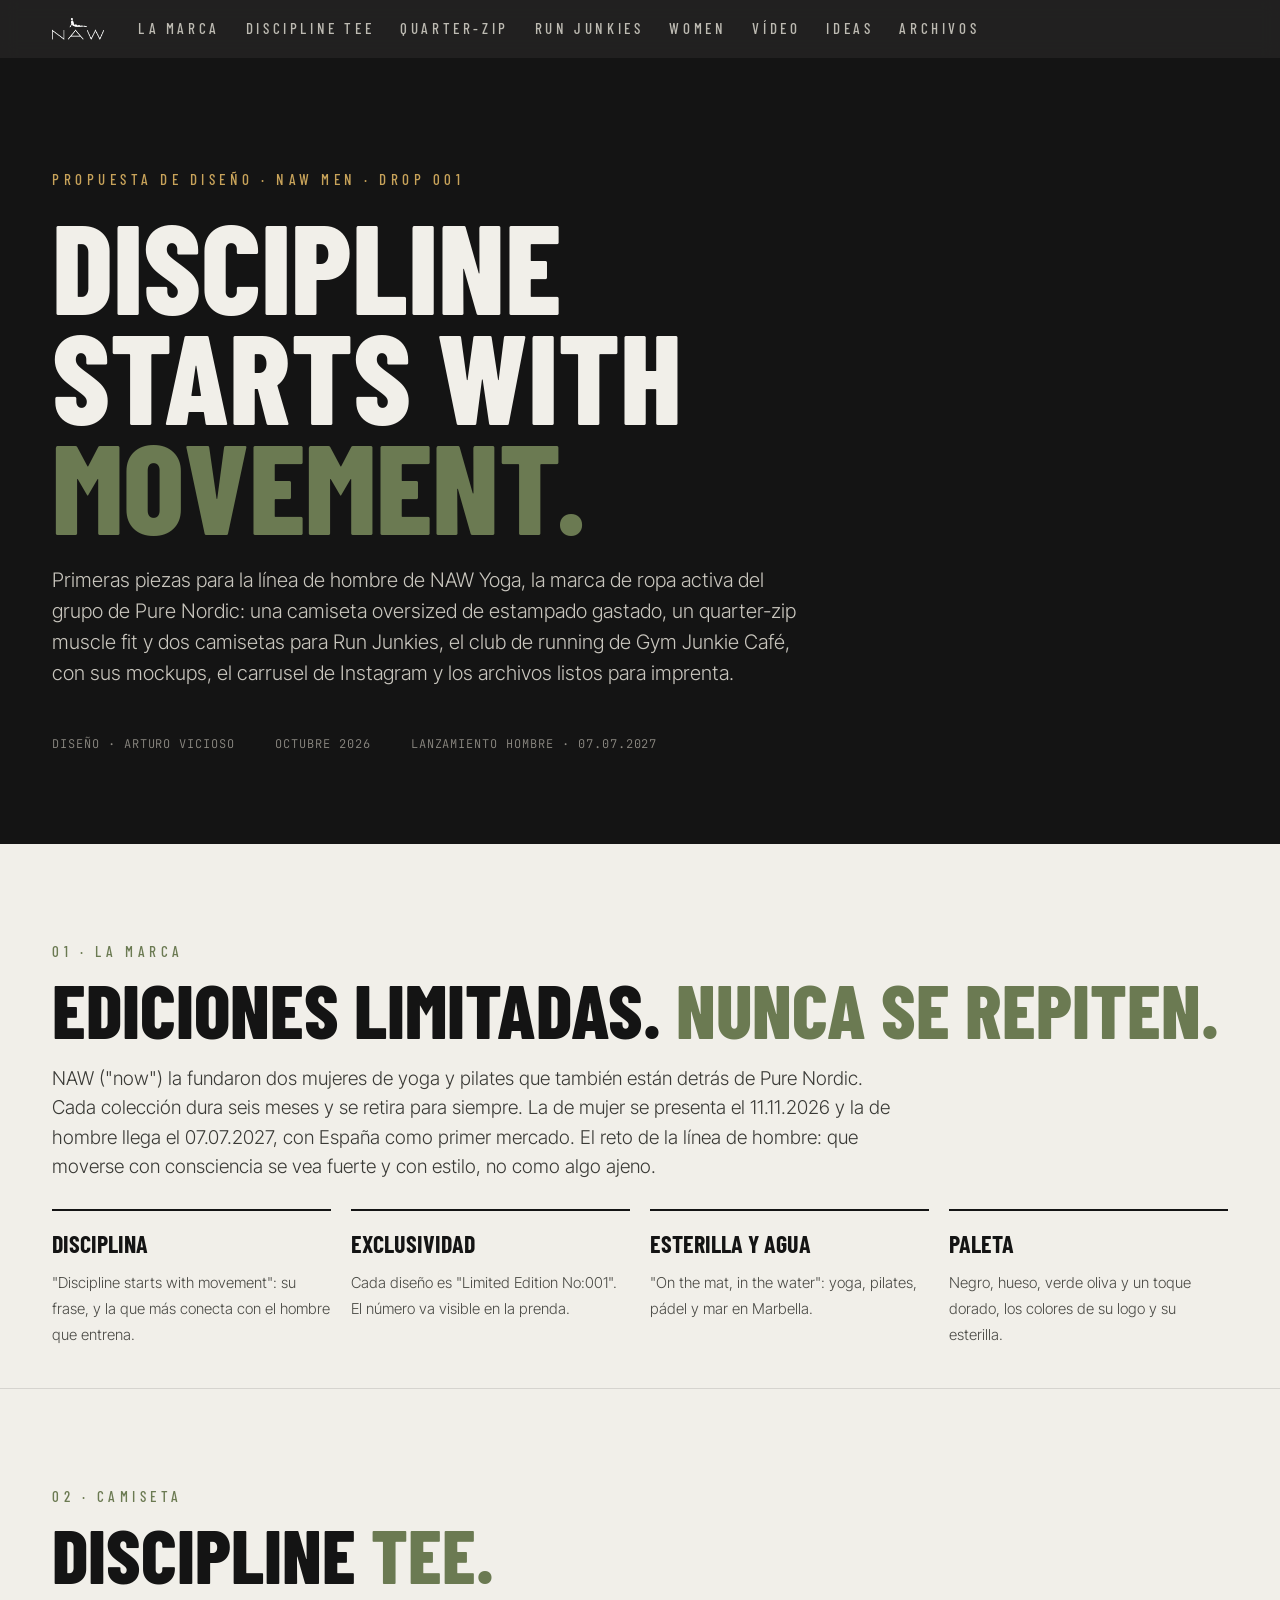
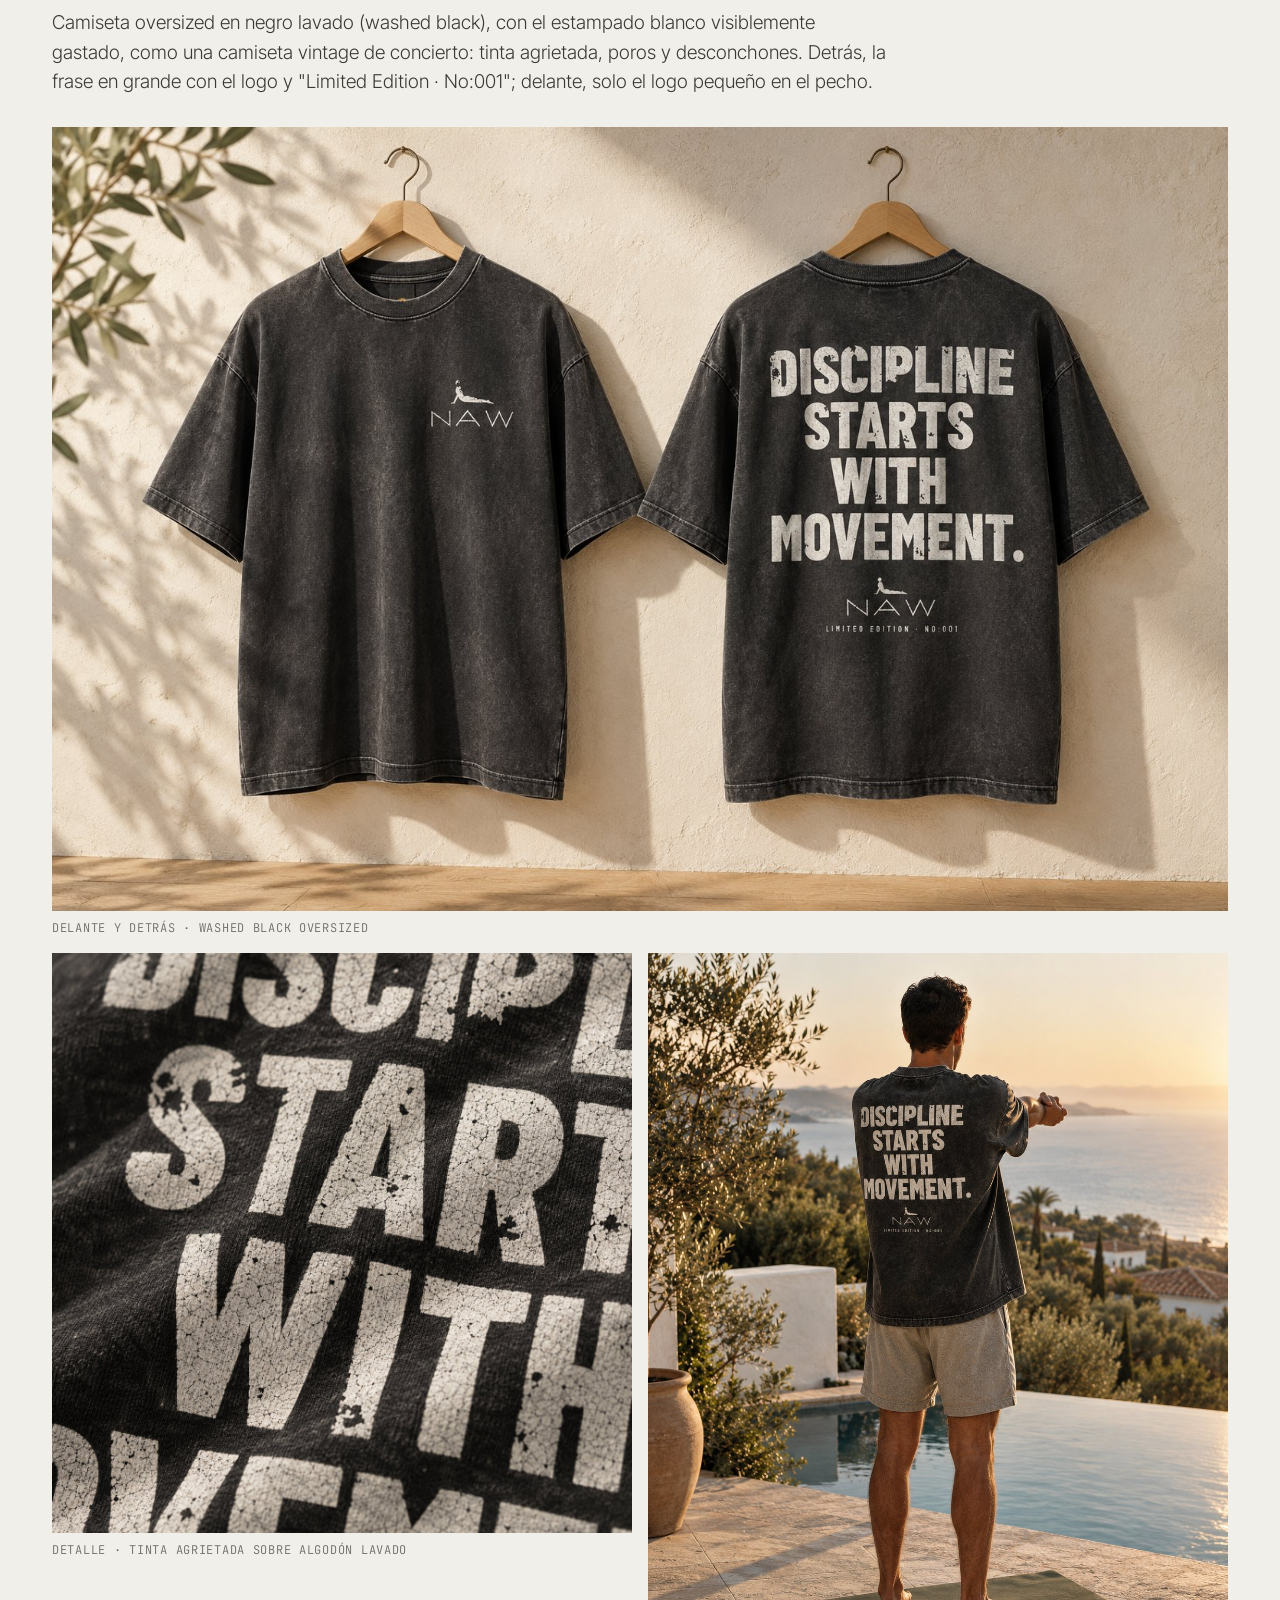
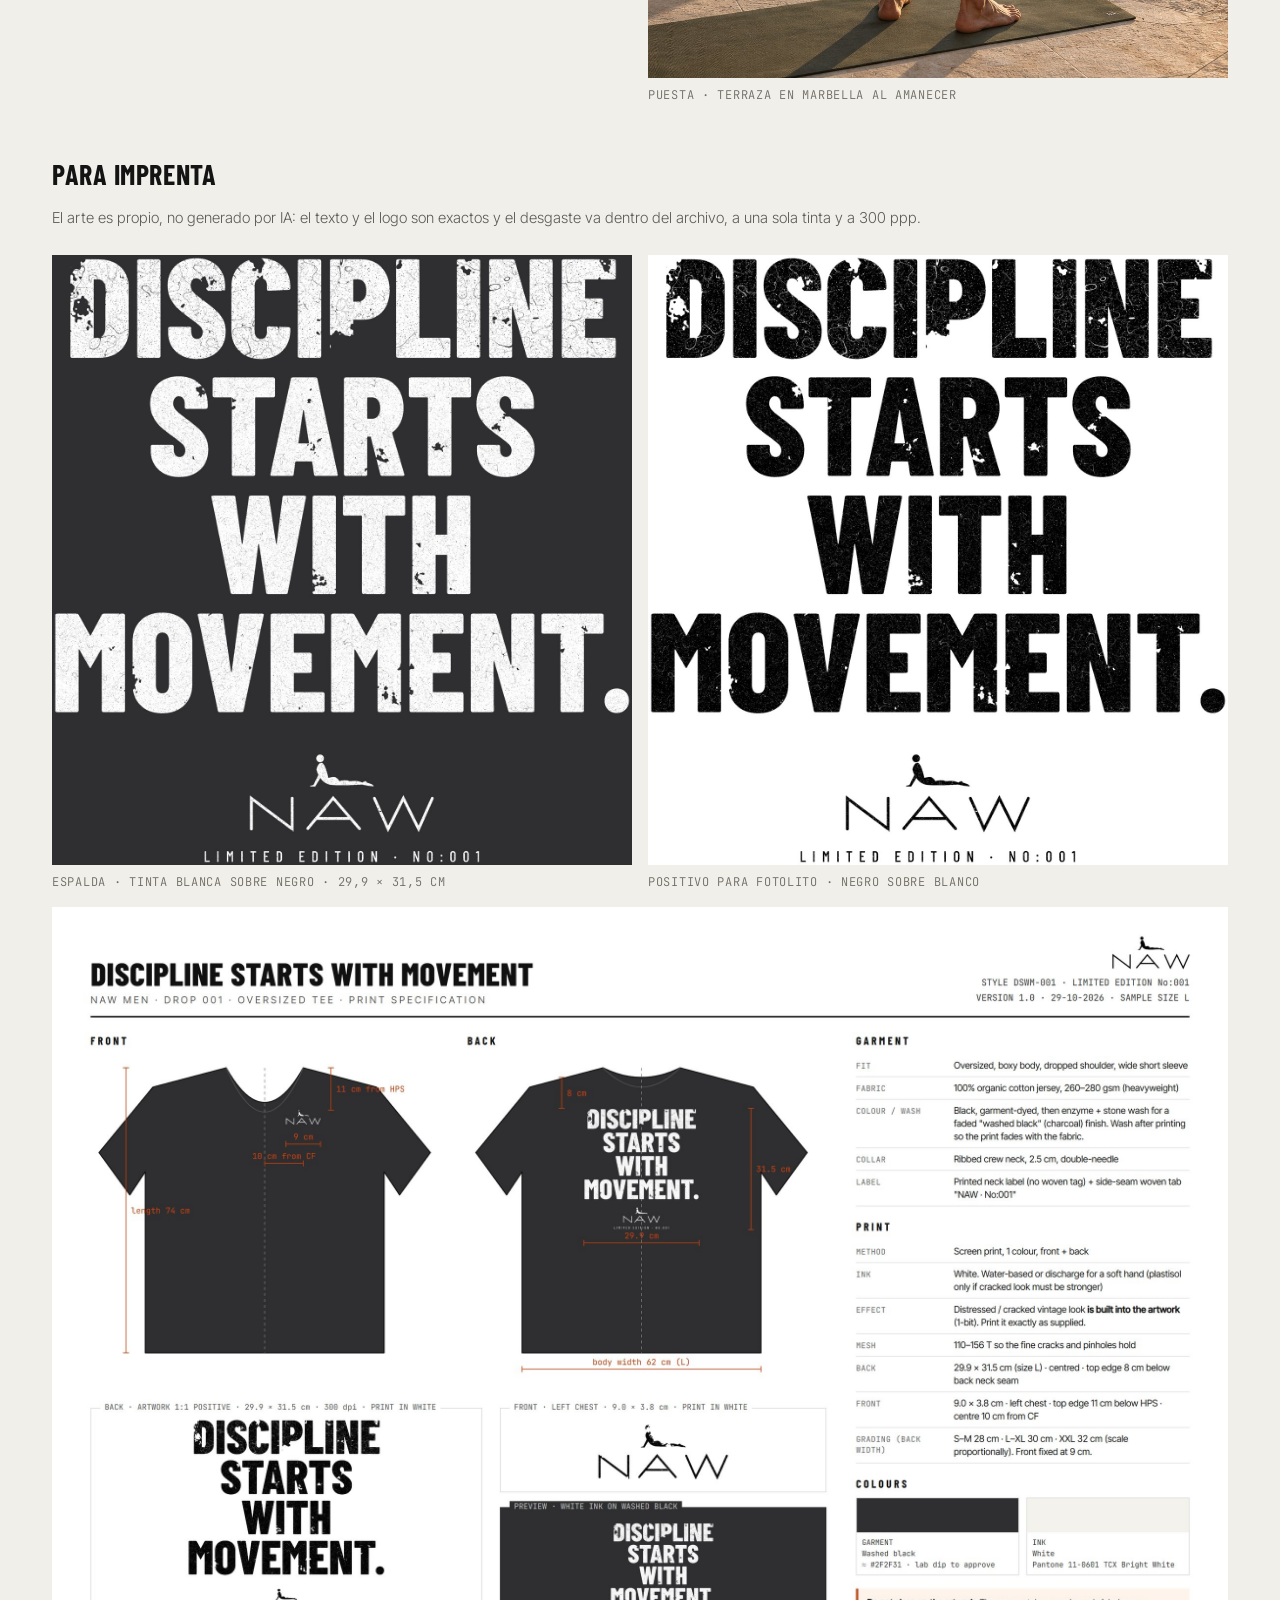
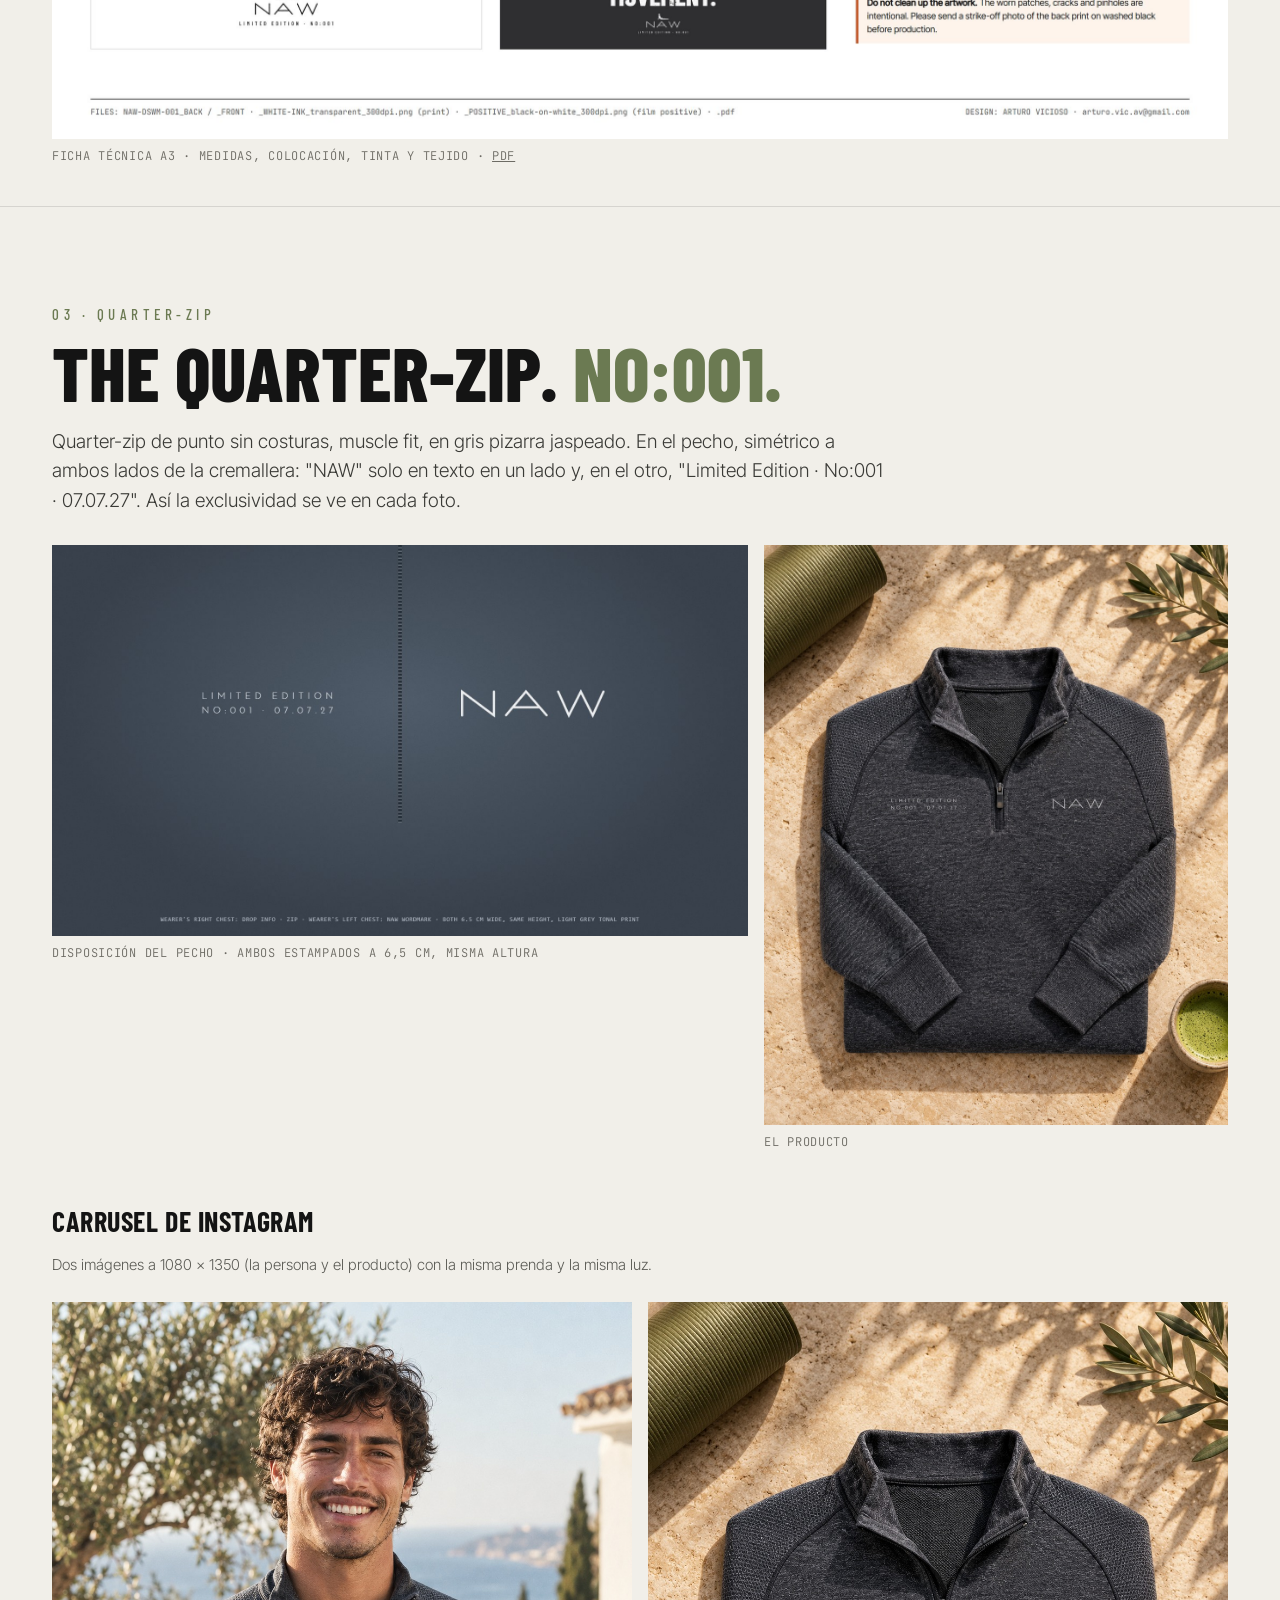
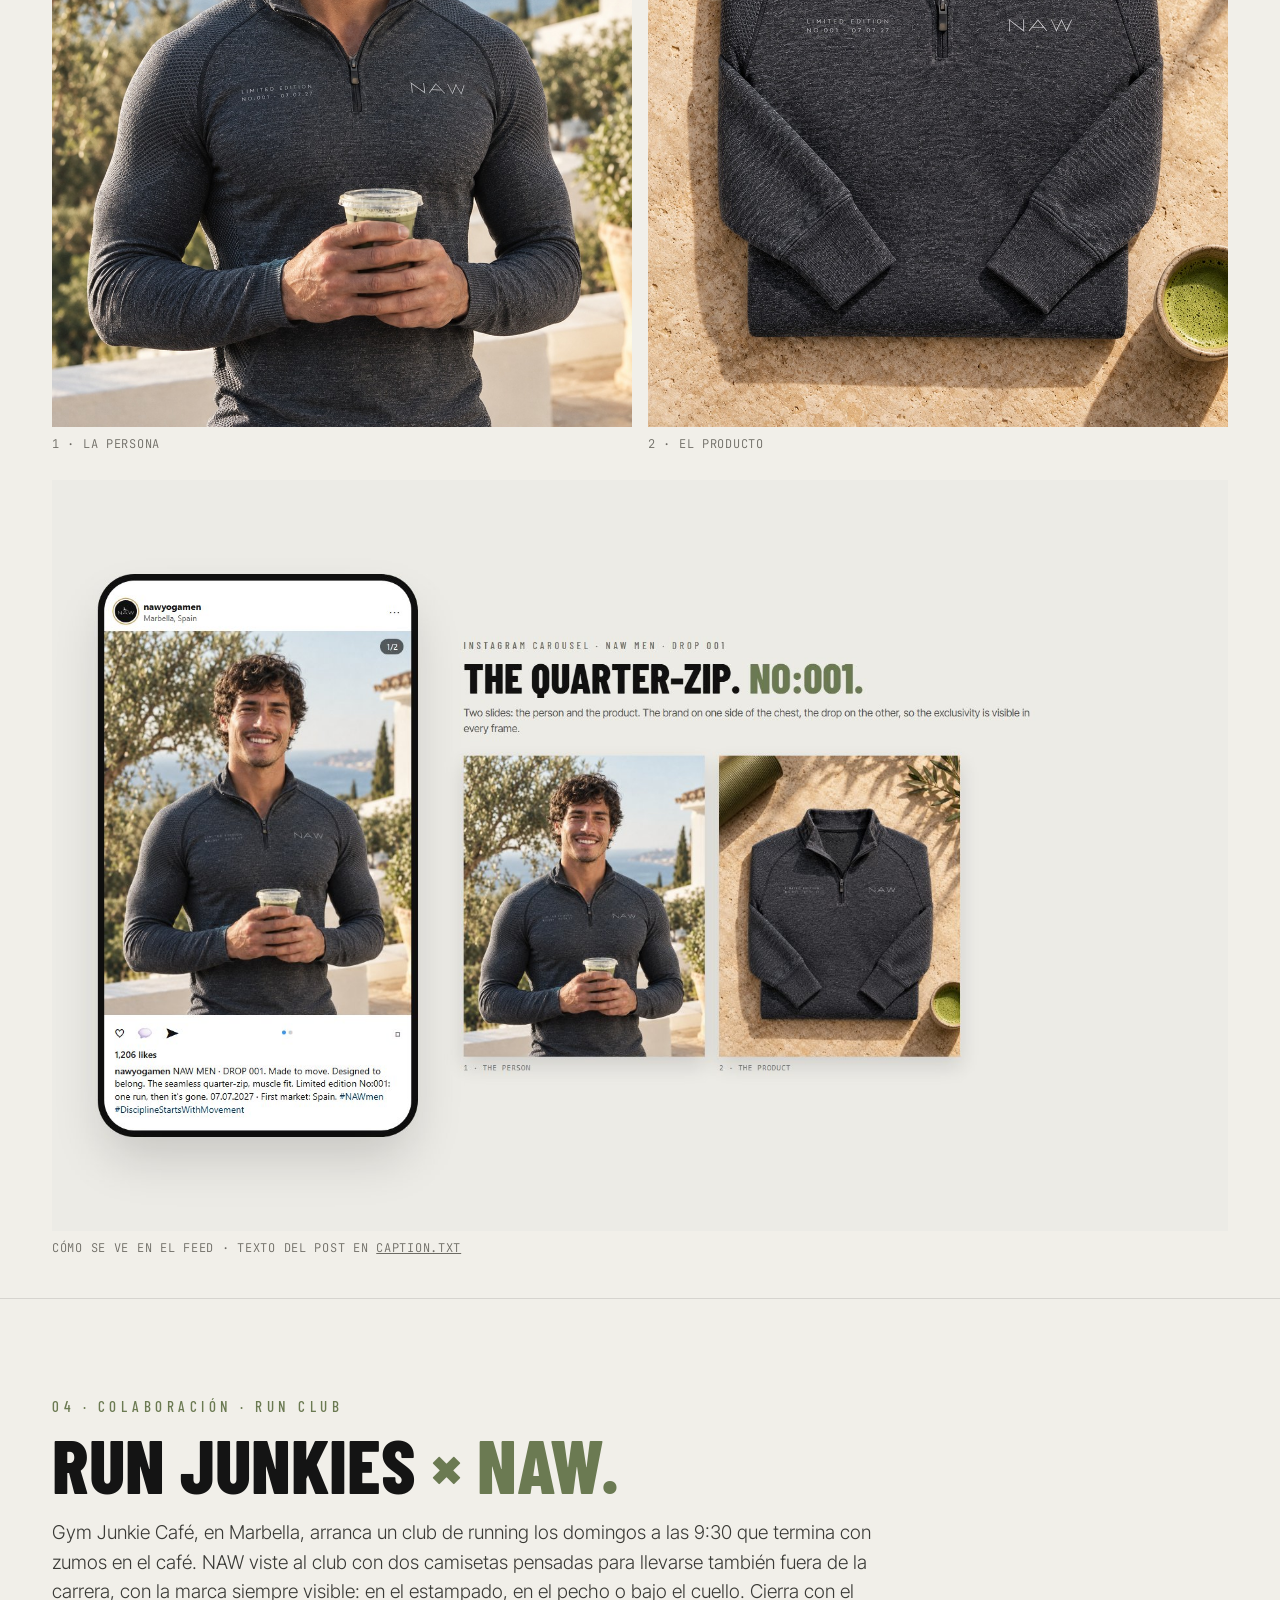
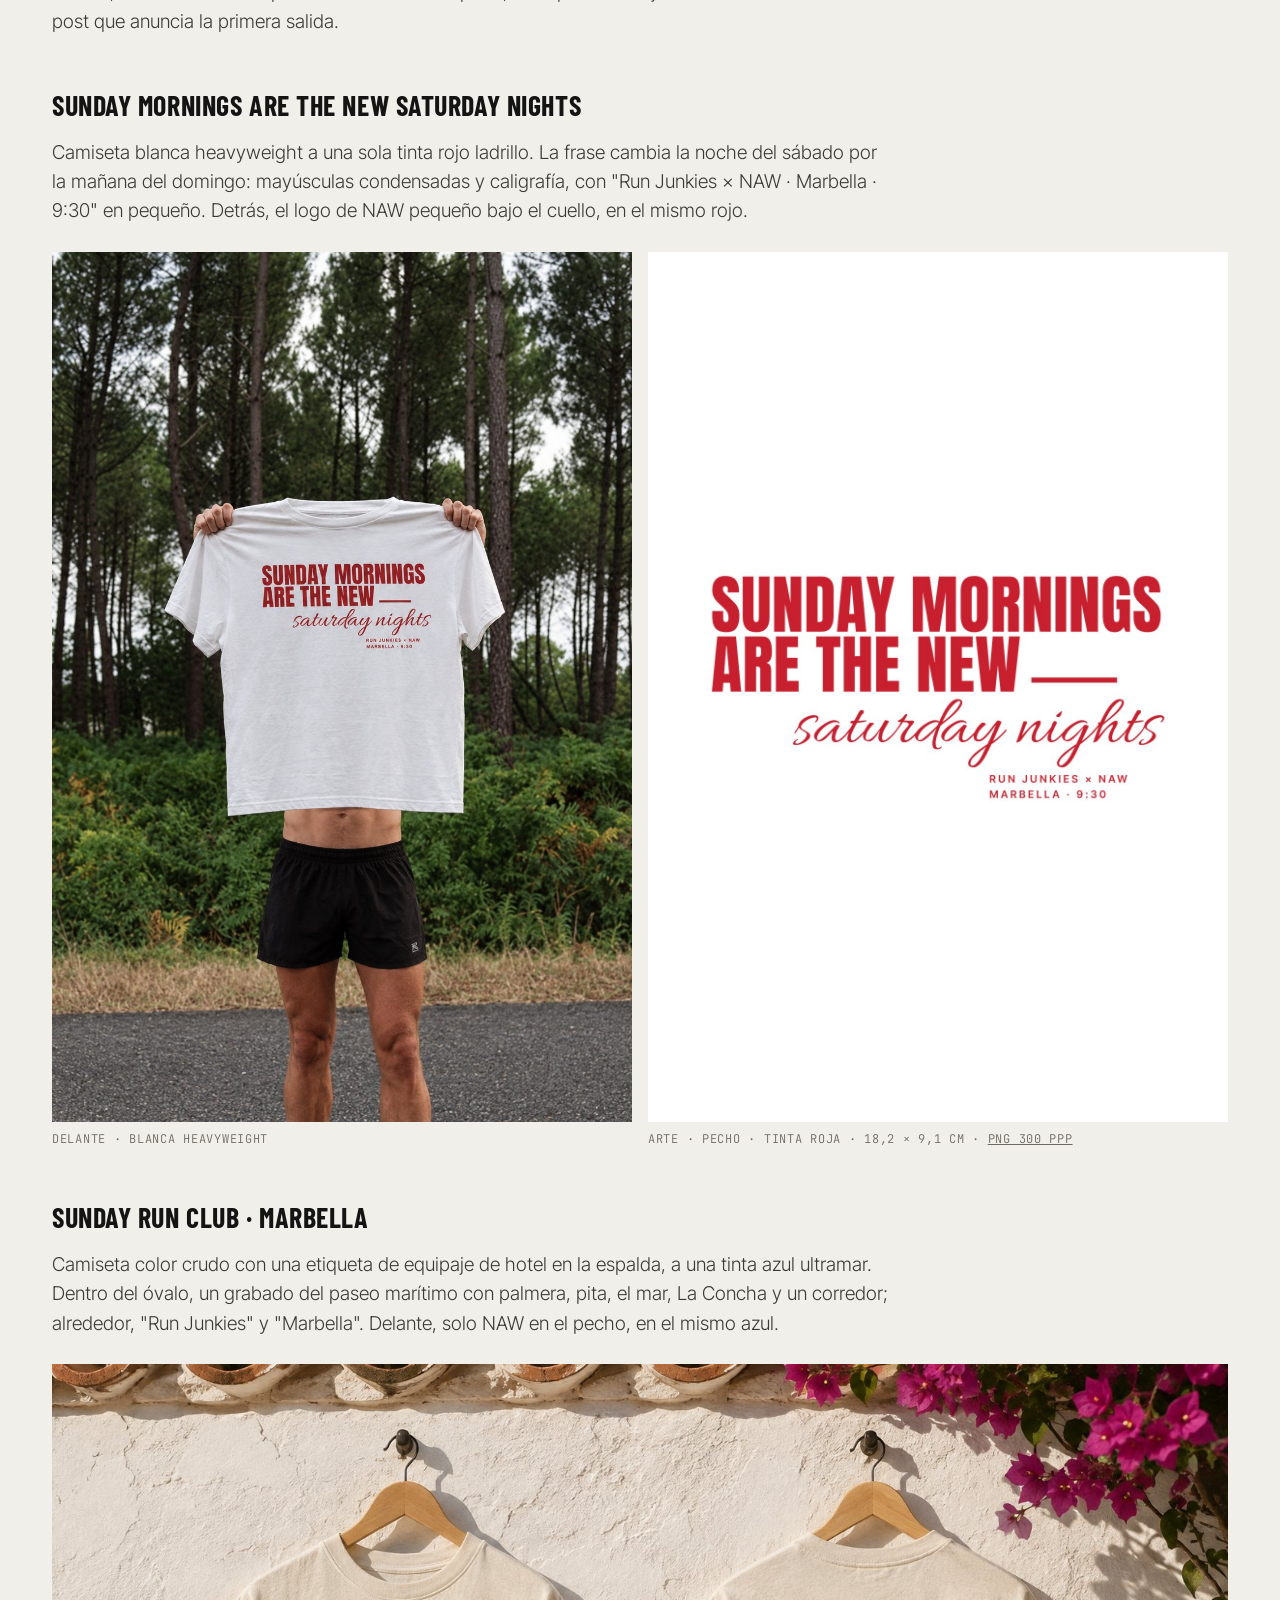
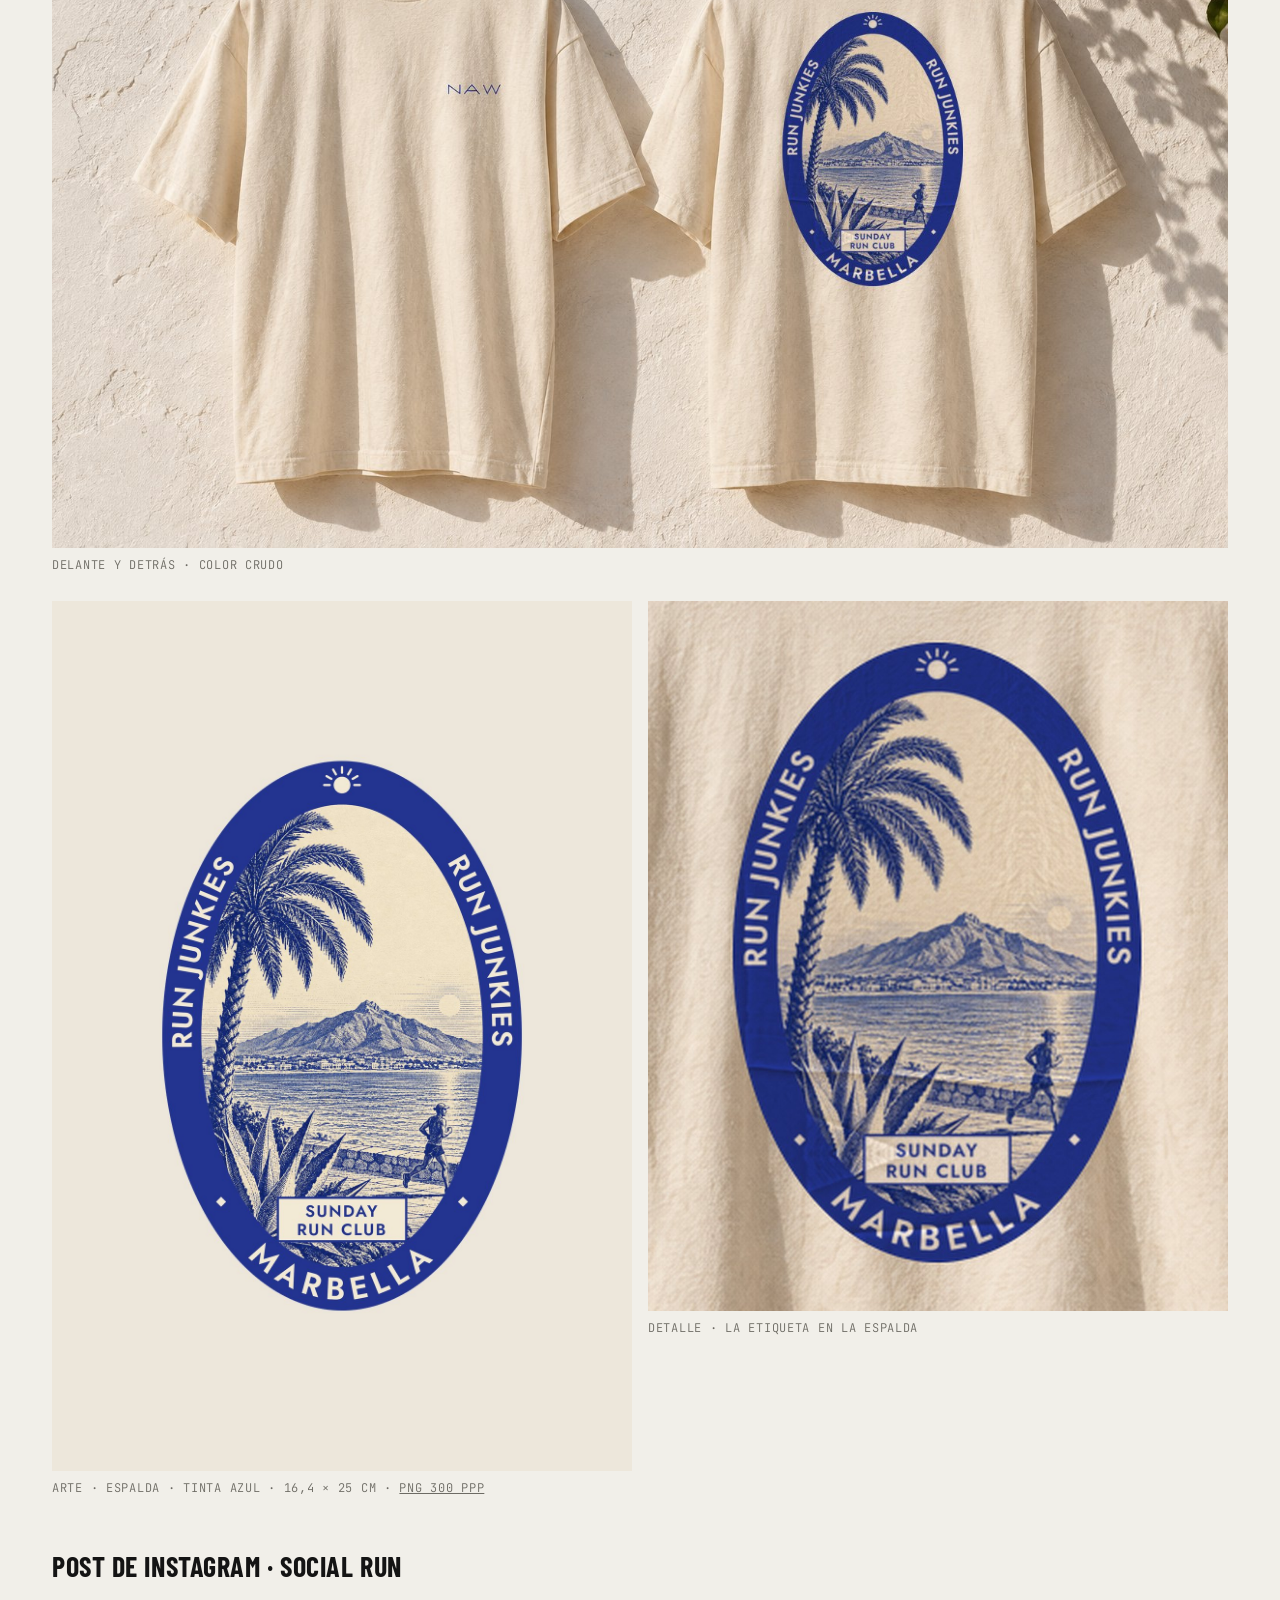
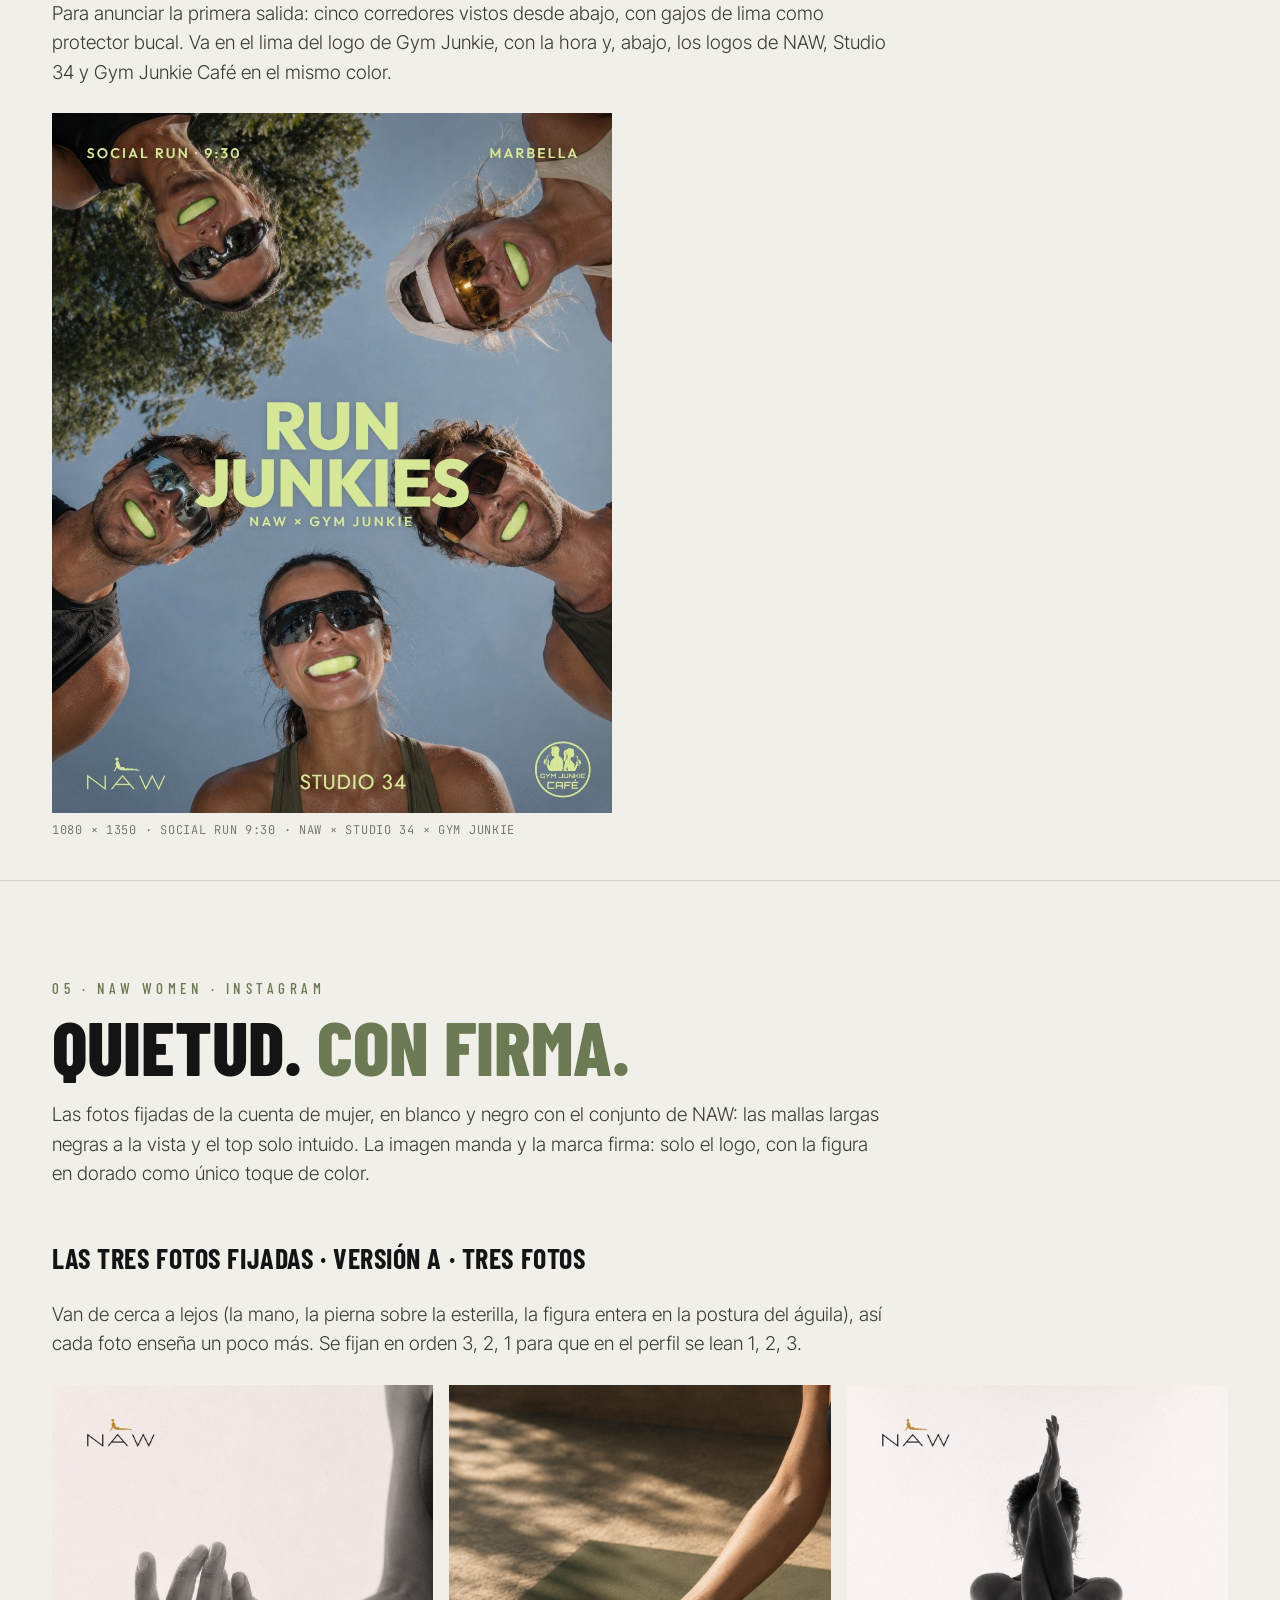
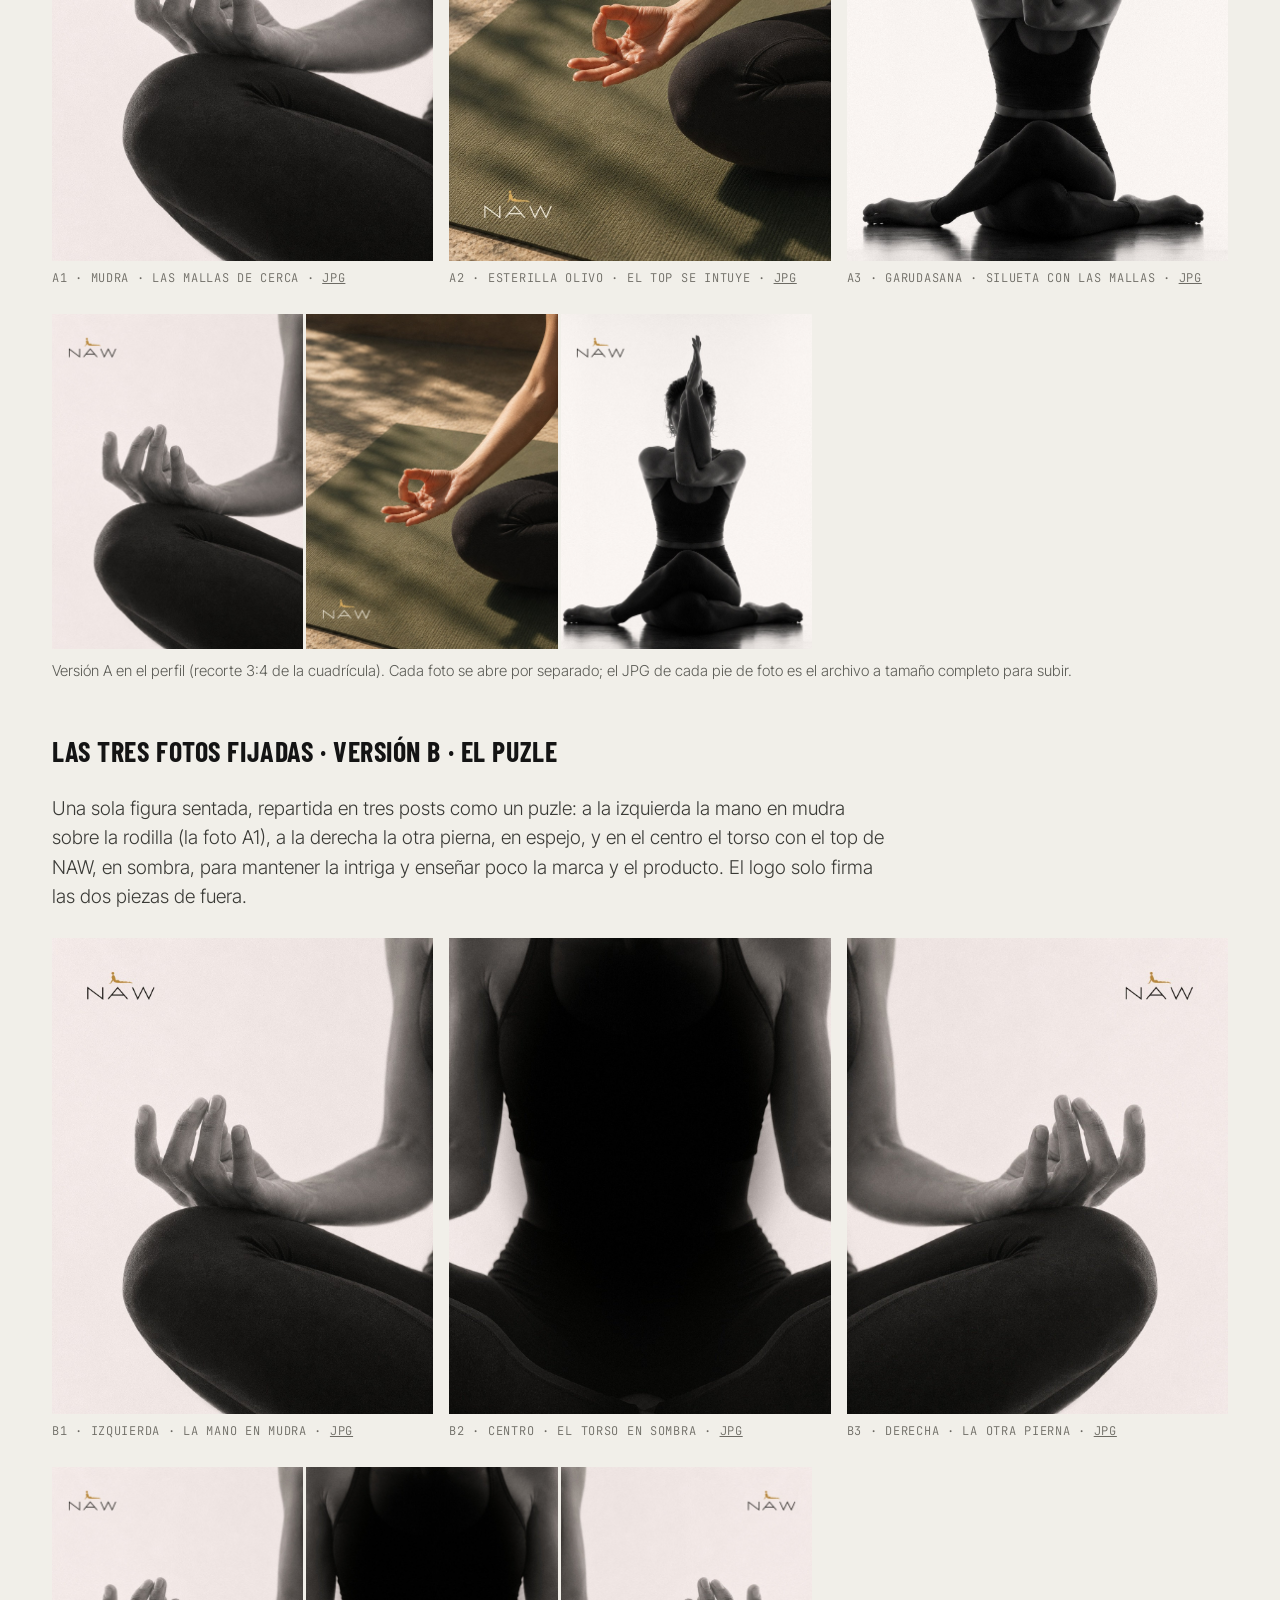
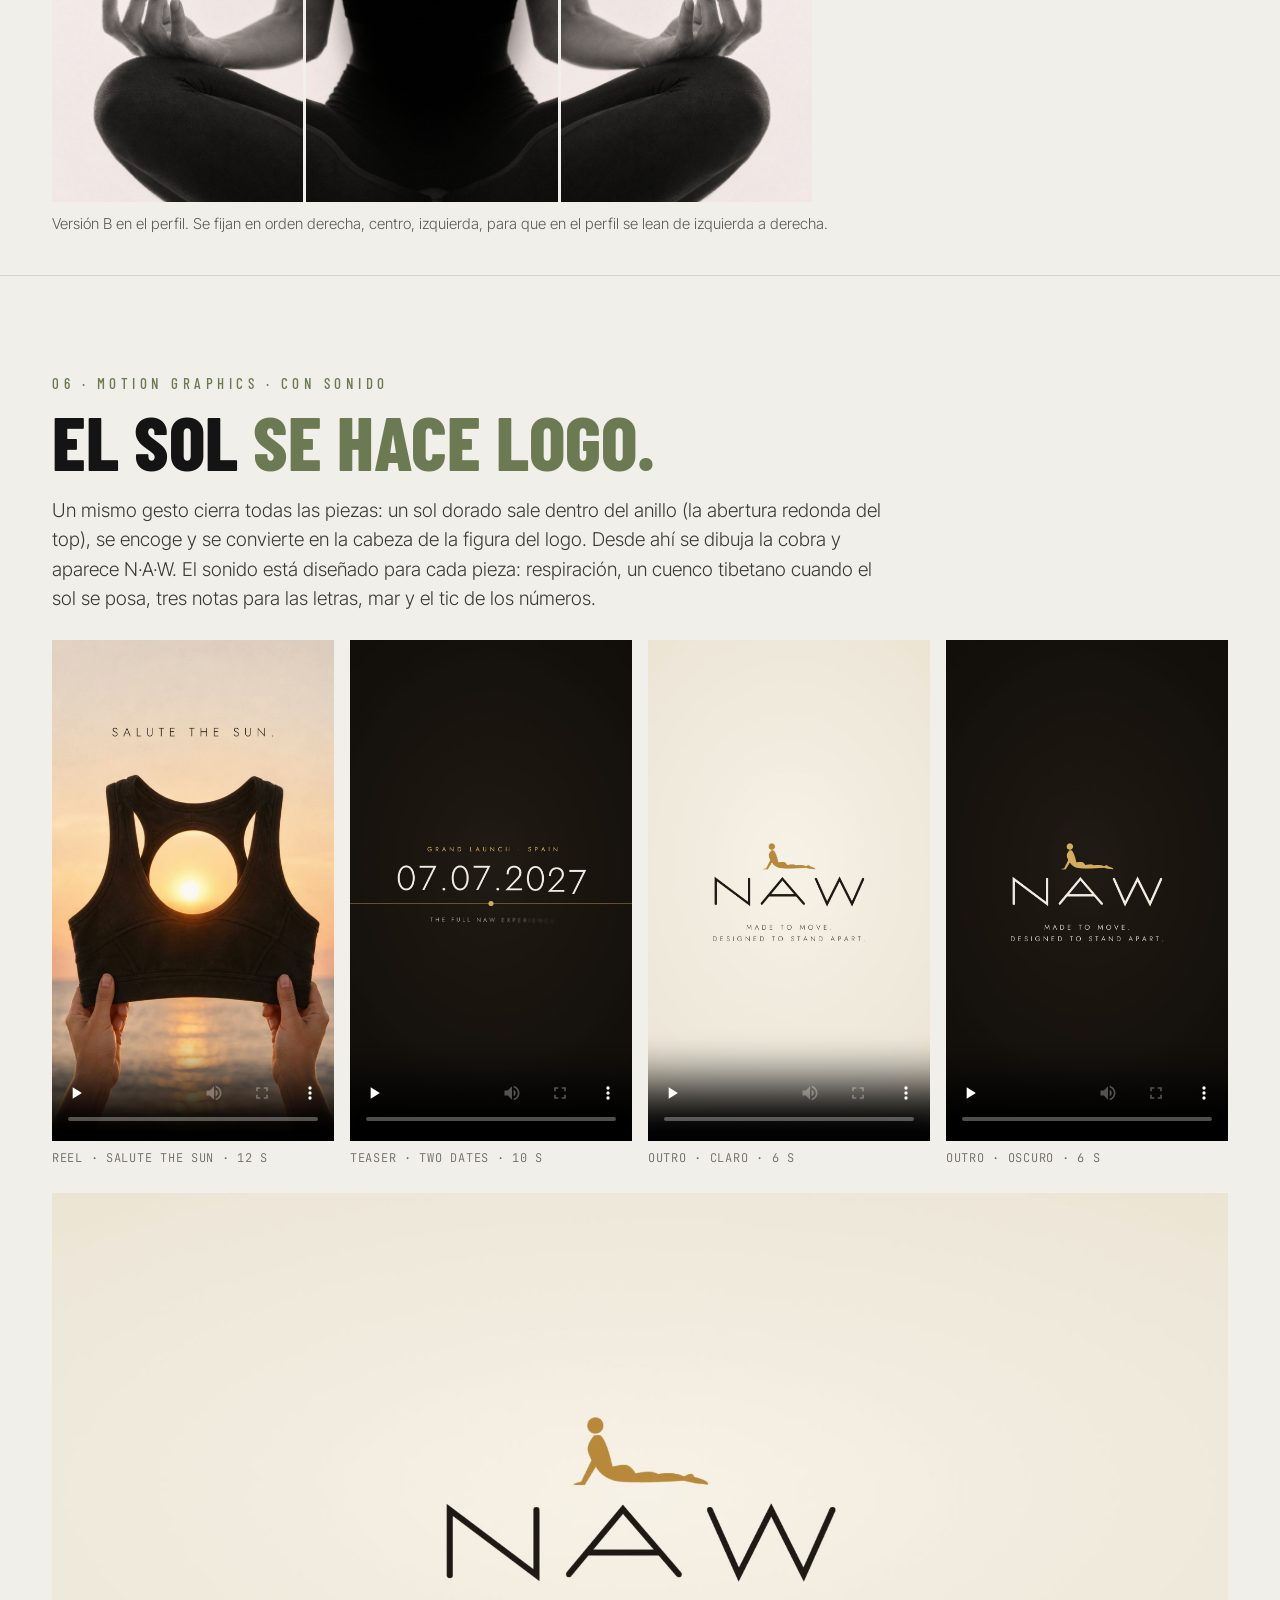
<file: naw/index.html>
<!doctype html>
<html lang="es">
<head>
<meta charset="utf-8">
<meta name="viewport" content="width=device-width, initial-scale=1">
<meta name="description" content="NAW Men · Drop 001: camiseta Discipline starts with movement, quarter-zip muscle fit y camisetas Run Junkies × NAW. Propuesta de diseño de Arturo Vicioso.">
<meta property="og:title" content="NAW Men · Drop 001 · Propuesta de diseño">
<meta property="og:description" content="Camiseta Discipline starts with movement y quarter-zip muscle fit. Arturo Vicioso.">
<meta property="og:image" content="https://arturovicav-debug.github.io/naw/img/discipline-worn.jpg">
<title>NAW Men · Drop 001</title>
<link rel="preconnect" href="https://fonts.googleapis.com">
<link rel="stylesheet" href="https://fonts.googleapis.com/css2?family=Barlow+Condensed:wght@500;700;800&family=Inter+Tight:wght@300;400;500&family=JetBrains+Mono:wght@400&display=swap">
<style>
  /* Resumen de la propuesta para NAW Men (mismo grupo que Pure Nordic). Paleta: negro, hueso, verde oliva y un toque dorado. */
  :root{ --ink:#141414; --bone:#f1efe9; --olive:#6b7a52; --stone:#d9d4c8; --gold:#c8a35a; --muted:#5b5b55; }
  *{ box-sizing:border-box; margin:0; padding:0; }
  body{ background:var(--bone); color:var(--ink); font-family:"Inter Tight", Helvetica, Arial, sans-serif; font-weight:300; font-size:17px; line-height:1.55; }
  a{ color:inherit; }
  .wrap{ max-width:1240px; margin:0 auto; padding:0 32px; }
  @media (max-width:600px){ .wrap{ padding:0 18px; } }

  nav{ position:sticky; top:0; z-index:10; background:rgba(20,20,20,.94); backdrop-filter:blur(8px); color:var(--bone); }
  nav .wrap{ display:flex; gap:26px; align-items:center; height:58px; overflow-x:auto; white-space:nowrap; }
  nav img{ height:22px; margin-right:8px; flex:none; }
  nav a{ text-decoration:none; font-family:"Barlow Condensed"; font-weight:500; font-size:15px; letter-spacing:.24em; text-transform:uppercase; color:#bdbab2; }
  nav a:hover{ color:#fff; }

  header.hero{ background:var(--ink); color:var(--bone); padding:110px 0 90px; position:relative; overflow:hidden; }
  .hero .k{ color:var(--gold); }
  .hero h1{ font-family:"Barlow Condensed"; font-weight:800; font-size:clamp(64px,10vw,150px); line-height:.86; text-transform:uppercase; margin-top:18px; }
  .hero h1 span{ color:var(--olive); }
  .hero p{ max-width:760px; margin-top:26px; font-size:20px; color:#c9c6be; }
  .hero .meta{ margin-top:46px; display:flex; gap:40px; flex-wrap:wrap; font-family:"JetBrains Mono"; font-size:12px; letter-spacing:.08em; color:#8d8a83; }

  .k{ display:block; font-family:"Barlow Condensed"; font-weight:500; font-size:15px; letter-spacing:.3em; text-transform:uppercase; color:var(--olive); }
  section{ padding:96px 0 40px; scroll-margin-top:58px; }
  section + section{ border-top:1px solid rgba(20,20,20,.12); }
  h2{ font-family:"Barlow Condensed"; font-weight:800; font-size:clamp(44px,6vw,76px); line-height:.9; text-transform:uppercase; margin-top:12px; }
  h2 span{ color:var(--olive); }
  h3{ font-family:"Barlow Condensed"; font-weight:700; font-size:28px; text-transform:uppercase; letter-spacing:.02em; margin:48px 0 10px; }
  .lead{ max-width:840px; margin-top:20px; font-size:19px; color:#3a3a36; }
  .note{ font-size:15px; color:var(--muted); margin-top:10px; }

  .cards{ display:grid; gap:20px; margin-top:28px; grid-template-columns:repeat(4,1fr); }
  @media (max-width:900px){ .cards{ grid-template-columns:repeat(2,1fr); } }
  @media (max-width:560px){ .cards{ grid-template-columns:1fr; } }
  .card{ border-top:2px solid var(--ink); padding-top:14px; }
  .card b{ display:block; font-family:"Barlow Condensed"; font-weight:700; font-size:24px; text-transform:uppercase; margin-bottom:6px; }
  .card span{ font-size:15px; color:#4a4a45; }

  .gal{ display:grid; gap:16px; margin-top:26px; }
  .gal figure{ margin:0; }
  .gal a{ display:block; overflow:hidden; background:#e2dfd6; }
  .gal img{ width:100%; display:block; transition:transform .5s ease; }
  .gal a:hover img{ transform:scale(1.02); }
  .gal figcaption{ font-family:"JetBrains Mono"; font-size:12px; letter-spacing:.06em; color:#6d6b64; margin-top:8px; }
  .gal figcaption a{ display:inline; background:none; text-decoration:underline; }
  .g2{ grid-template-columns:repeat(2,1fr); } .g3{ grid-template-columns:repeat(3,1fr); } .g12{ grid-template-columns:1.5fr 1fr; align-items:start; }
  @media (max-width:900px){ .g3{ grid-template-columns:repeat(2,1fr); } }
  @media (max-width:560px){ .g2,.g3,.g12{ grid-template-columns:1fr; } }

  /* profile grid preview: three separate tiles in Instagram's 3:4 crop, each one opens its own post */
  .row3{ display:grid; grid-template-columns:repeat(3,1fr); gap:3px; max-width:760px; margin-top:26px; }
  .row3 a{ display:block; overflow:hidden; background:#e2dfd6; }
  .row3 img{ width:100%; display:block; aspect-ratio:3/4; object-fit:cover; transition:transform .5s ease; }
  .row3 a:hover img{ transform:scale(1.02); }
  .files{ list-style:none; margin-top:22px; border-top:1px solid rgba(20,20,20,.15); }
  .files li{ display:flex; justify-content:space-between; gap:16px; padding:12px 0; border-bottom:1px solid rgba(20,20,20,.12); font-size:15px; }
  .files a{ font-family:"JetBrains Mono"; font-size:13px; overflow-wrap:anywhere; }
  .files span{ color:var(--muted); flex:none; max-width:45%; text-align:right; }
  @media (max-width:600px){ .files li{ flex-direction:column; gap:2px; } .files span{ max-width:none; text-align:left; } }

  .ideas{ display:grid; grid-template-columns:repeat(3,1fr); gap:20px; margin-top:28px; }
  @media (max-width:900px){ .ideas{ grid-template-columns:1fr 1fr; } }
  @media (max-width:560px){ .ideas{ grid-template-columns:1fr; } }
  .idea{ background:#fff; padding:22px; }
  .idea b{ display:block; font-family:"Barlow Condensed"; font-weight:700; font-size:22px; text-transform:uppercase; }
  .idea span{ display:block; font-size:14px; color:#4a4a45; margin-top:6px; }
  .chip{ display:inline-block; font-family:"Barlow Condensed"; font-size:12px; letter-spacing:.14em; text-transform:uppercase; padding:3px 9px; border-radius:20px; margin-top:12px; }
  .ok{ background:#dfe6d2; color:#3d4b2a; } .no{ background:#e7e4dc; color:#66645d; }

  footer{ background:var(--ink); color:#9b988f; padding:50px 0; margin-top:80px; font-size:14px; }
  footer img{ height:26px; display:block; margin-bottom:14px; }
</style>
</head>
<body>

<nav><div class="wrap">
  <img src="img/naw-logo-white.png" alt="NAW">
  <a href="#marca">La marca</a><a href="#discipline">Discipline tee</a><a href="#quarterzip">Quarter-zip</a><a href="#runjunkies">Run Junkies</a><a href="#women">Women</a><a href="#video">Vídeo</a><a href="#ideas">Ideas</a><a href="#archivos">Archivos</a>
</div></nav>

<header class="hero"><div class="wrap">
  <span class="k">Propuesta de diseño · NAW Men · Drop 001</span>
  <h1>Discipline<br>starts with <span>movement.</span></h1>
  <p>Primeras piezas para la línea de hombre de NAW Yoga, la marca de ropa activa del grupo de Pure Nordic: una camiseta oversized de estampado gastado, un quarter-zip muscle fit y dos camisetas para Run Junkies, el club de running de Gym Junkie Café, con sus mockups, el carrusel de Instagram y los archivos listos para imprenta.</p>
  <div class="meta"><span>DISEÑO · ARTURO VICIOSO</span><span>OCTUBRE 2026</span><span>LANZAMIENTO HOMBRE · 07.07.2027</span></div>
</div></header>

<!-- MARCA -->
<section id="marca"><div class="wrap">
  <span class="k">01 · La marca</span>
  <h2>Ediciones limitadas. <span>Nunca se repiten.</span></h2>
  <p class="lead">NAW ("now") la fundaron dos mujeres de yoga y pilates que también están detrás de Pure Nordic. Cada colección dura seis meses y se retira para siempre. La de mujer se presenta el 11.11.2026 y la de hombre llega el 07.07.2027, con España como primer mercado. El reto de la línea de hombre: que moverse con consciencia se vea fuerte y con estilo, no como algo ajeno.</p>
  <div class="cards">
    <div class="card"><b>Disciplina</b><span>"Discipline starts with movement": su frase, y la que más conecta con el hombre que entrena.</span></div>
    <div class="card"><b>Exclusividad</b><span>Cada diseño es "Limited Edition No:001". El número va visible en la prenda.</span></div>
    <div class="card"><b>Esterilla y agua</b><span>"On the mat, in the water": yoga, pilates, pádel y mar en Marbella.</span></div>
    <div class="card"><b>Paleta</b><span>Negro, hueso, verde oliva y un toque dorado, los colores de su logo y su esterilla.</span></div>
  </div>
</div></section>

<!-- DISCIPLINE TEE -->
<section id="discipline"><div class="wrap">
  <span class="k">02 · Camiseta</span>
  <h2>Discipline <span>tee.</span></h2>
  <p class="lead">Camiseta oversized en negro lavado (washed black), con el estampado blanco visiblemente gastado, como una camiseta vintage de concierto: tinta agrietada, poros y desconchones. Detrás, la frase en grande con el logo y "Limited Edition · No:001"; delante, solo el logo pequeño en el pecho.</p>
  <div class="gal g2" style="margin-top:30px">
    <figure style="grid-column:1/-1"><a href="img/discipline-front-back.jpg" target="_blank"><img src="img/discipline-front-back.jpg" alt="Delante y detrás"></a><figcaption>DELANTE Y DETRÁS · WASHED BLACK OVERSIZED</figcaption></figure>
    <figure><a href="img/discipline-print-detail.jpg" target="_blank"><img src="img/discipline-print-detail.jpg" alt="Detalle del estampado"></a><figcaption>DETALLE · TINTA AGRIETADA SOBRE ALGODÓN LAVADO</figcaption></figure>
    <figure><a href="img/discipline-worn.jpg" target="_blank"><img src="img/discipline-worn.jpg" alt="Puesta"></a><figcaption>PUESTA · TERRAZA EN MARBELLA AL AMANECER</figcaption></figure>
  </div>
  <h3>Para imprenta</h3>
  <p class="note">El arte es propio, no generado por IA: el texto y el logo son exactos y el desgaste va dentro del archivo, a una sola tinta y a 300 ppp.</p>
  <div class="gal g2">
    <figure><a href="img/discipline-artwork-black.jpg" target="_blank"><img src="img/discipline-artwork-black.jpg" alt=""></a><figcaption>ESPALDA · TINTA BLANCA SOBRE NEGRO · 29,9 × 31,5 CM</figcaption></figure>
    <figure><a href="img/discipline-artwork-positive.jpg" target="_blank"><img src="img/discipline-artwork-positive.jpg" alt=""></a><figcaption>POSITIVO PARA FOTOLITO · NEGRO SOBRE BLANCO</figcaption></figure>
    <figure style="grid-column:1/-1"><a href="files/NAW-DSWM-001_PRINT-SPEC.pdf" target="_blank"><img src="img/discipline-print-spec.jpg" alt="Ficha técnica"></a><figcaption>FICHA TÉCNICA A3 · MEDIDAS, COLOCACIÓN, TINTA Y TEJIDO · <a href="files/NAW-DSWM-001_PRINT-SPEC.pdf" target="_blank">PDF</a></figcaption></figure>
  </div>
</div></section>

<!-- QUARTER-ZIP -->
<section id="quarterzip"><div class="wrap">
  <span class="k">03 · Quarter-zip</span>
  <h2>The quarter-zip. <span>No:001.</span></h2>
  <p class="lead">Quarter-zip de punto sin costuras, muscle fit, en gris pizarra jaspeado. En el pecho, simétrico a ambos lados de la cremallera: "NAW" solo en texto en un lado y, en el otro, "Limited Edition · No:001 · 07.07.27". Así la exclusividad se ve en cada foto.</p>
  <div class="gal g12" style="margin-top:30px">
    <figure><a href="img/quarterzip-chest.jpg" target="_blank"><img src="img/quarterzip-chest.jpg" alt="Disposición del pecho"></a><figcaption>DISPOSICIÓN DEL PECHO · AMBOS ESTAMPADOS A 6,5 CM, MISMA ALTURA</figcaption></figure>
    <figure><a href="img/quarterzip-2.jpg" target="_blank"><img src="img/quarterzip-2.jpg" alt="Producto"></a><figcaption>EL PRODUCTO</figcaption></figure>
  </div>
  <h3>Carrusel de Instagram</h3>
  <p class="note">Dos imágenes a 1080 × 1350 (la persona y el producto) con la misma prenda y la misma luz.</p>
  <div class="gal g2">
    <figure><a href="img/quarterzip-1.jpg" target="_blank"><img src="img/quarterzip-1.jpg" alt=""></a><figcaption>1 · LA PERSONA</figcaption></figure>
    <figure><a href="img/quarterzip-2.jpg" target="_blank"><img src="img/quarterzip-2.jpg" alt=""></a><figcaption>2 · EL PRODUCTO</figcaption></figure>
  </div>
  <div class="gal"><figure><a href="img/quarterzip-preview.jpg" target="_blank"><img src="img/quarterzip-preview.jpg" alt=""></a><figcaption>CÓMO SE VE EN EL FEED · TEXTO DEL POST EN <a href="files/quarterzip-caption.txt" target="_blank">CAPTION.TXT</a></figcaption></figure></div>
</div></section>

<!-- RUN JUNKIES -->
<section id="runjunkies"><div class="wrap">
  <span class="k">04 · Colaboración · Run club</span>
  <h2>Run Junkies <span>× NAW.</span></h2>
  <p class="lead">Gym Junkie Café, en Marbella, arranca un club de running los domingos a las 9:30 que termina con zumos en el café. NAW viste al club con dos camisetas pensadas para llevarse también fuera de la carrera, con la marca siempre visible: en el estampado, en el pecho o bajo el cuello. Cierra con el post que anuncia la primera salida.</p>

  <h3>Sunday mornings are the new saturday nights</h3>
  <p class="lead" style="margin-top:0">Camiseta blanca heavyweight a una sola tinta rojo ladrillo. La frase cambia la noche del sábado por la mañana del domingo: mayúsculas condensadas y caligrafía, con "Run Junkies × NAW · Marbella · 9:30" en pequeño. Detrás, el logo de NAW pequeño bajo el cuello, en el mismo rojo.</p>
  <div class="gal g2" style="align-items:start">
    <figure><a href="img/rj-sunday-mockup.jpg" target="_blank"><img src="img/rj-sunday-mockup.jpg" alt="Camiseta Sunday mornings"></a><figcaption>DELANTE · BLANCA HEAVYWEIGHT</figcaption></figure>
    <figure><a href="img/rj-sunday-artwork.jpg" target="_blank"><img src="img/rj-sunday-artwork.jpg" alt="Arte del pecho"></a><figcaption>ARTE · PECHO · TINTA ROJA · 18,2 × 9,1 CM · <a href="files/RJ2-01_SUNDAY-MORNINGS_FRONT_red-ink_300dpi.png" target="_blank">PNG 300 PPP</a></figcaption></figure>
  </div>

  <h3>Sunday Run Club · Marbella</h3>
  <p class="lead" style="margin-top:0">Camiseta color crudo con una etiqueta de equipaje de hotel en la espalda, a una tinta azul ultramar. Dentro del óvalo, un grabado del paseo marítimo con palmera, pita, el mar, La Concha y un corredor; alrededor, "Run Junkies" y "Marbella". Delante, solo NAW en el pecho, en el mismo azul.</p>
  <div class="gal"><figure><a href="img/rj-label-mockup.jpg" target="_blank"><img src="img/rj-label-mockup.jpg" alt="Camiseta Sunday Run Club, delante y detrás"></a><figcaption>DELANTE Y DETRÁS · COLOR CRUDO</figcaption></figure></div>
  <div class="gal g2">
    <figure><a href="img/rj-label-artwork.jpg" target="_blank"><img src="img/rj-label-artwork.jpg" alt="Arte de la espalda"></a><figcaption>ARTE · ESPALDA · TINTA AZUL · 16,4 × 25 CM · <a href="files/RJ2-03_SUNDAY-RUN-CLUB-LABEL_BACK_300dpi.png" target="_blank">PNG 300 PPP</a></figcaption></figure>
    <figure><a href="img/rj-label-detail.jpg" target="_blank"><img src="img/rj-label-detail.jpg" alt="Detalle de la espalda"></a><figcaption>DETALLE · LA ETIQUETA EN LA ESPALDA</figcaption></figure>
  </div>

  <h3>Post de Instagram · Social run</h3>
  <p class="lead" style="margin-top:0">Para anunciar la primera salida: cinco corredores vistos desde abajo, con gajos de lima como protector bucal. Va en el lima del logo de Gym Junkie, con la hora y, abajo, los logos de NAW, Studio 34 y Gym Junkie Café en el mismo color.</p>
  <div class="gal" style="grid-template-columns:minmax(0,560px)">
    <figure><a href="img/rj-post.jpg" target="_blank"><img src="img/rj-post.jpg" alt="Post de Instagram Run Junkies"></a><figcaption>1080 × 1350 · SOCIAL RUN 9:30 · NAW × STUDIO 34 × GYM JUNKIE</figcaption></figure>
  </div>
</div></section>

<!-- WOMEN -->
<section id="women"><div class="wrap">
  <span class="k">05 · NAW Women · Instagram</span>
  <h2>Quietud. <span>Con firma.</span></h2>
  <p class="lead">Las fotos fijadas de la cuenta de mujer, en blanco y negro con el conjunto de NAW: las mallas largas negras a la vista y el top solo intuido. La imagen manda y la marca firma: solo el logo, con la figura en dorado como único toque de color.</p>

  <h3>Las tres fotos fijadas · versión A · tres fotos</h3>
  <p class="lead">Van de cerca a lejos (la mano, la pierna sobre la esterilla, la figura entera en la postura del águila), así cada foto enseña un poco más. Se fijan en orden 3, 2, 1 para que en el perfil se lean 1, 2, 3.</p>
  <div class="gal g3">
    <figure><a href="img/women-pinned-1.jpg" target="_blank"><img src="img/women-pinned-1.jpg" alt="Mano en mudra sobre la rodilla con las mallas negras de NAW"></a><figcaption>A1 · MUDRA · LAS MALLAS DE CERCA · <a href="files/NAW-PINNED_1_mudra.jpg" download>JPG</a></figcaption></figure>
    <figure><a href="img/women-pinned-2.jpg" target="_blank"><img src="img/women-pinned-2.jpg" alt="Mudra sobre la esterilla olivo con las mallas negras de NAW"></a><figcaption>A2 · ESTERILLA OLIVO · EL TOP SE INTUYE · <a href="files/NAW-PINNED_2_mat.jpg" download>JPG</a></figcaption></figure>
    <figure><a href="img/women-pinned-3.jpg?v=3" target="_blank"><img src="img/women-pinned-3.jpg?v=3" alt="Postura del águila sentada, con el top y las mallas de NAW"></a><figcaption>A3 · GARUDASANA · SILUETA CON LAS MALLAS · <a href="files/NAW-PINNED_3_garudasana.jpg?v=3" download>JPG</a></figcaption></figure>
  </div>
  <div class="row3">
    <a href="img/women-pinned-1.jpg" target="_blank"><img src="img/women-pinned-1.jpg" alt="Versión A, foto 1 en la cuadrícula del perfil"></a>
    <a href="img/women-pinned-2.jpg" target="_blank"><img src="img/women-pinned-2.jpg" alt="Versión A, foto 2 en la cuadrícula del perfil"></a>
    <a href="img/women-pinned-3.jpg?v=3" target="_blank"><img src="img/women-pinned-3.jpg?v=3" alt="Versión A, foto 3 en la cuadrícula del perfil"></a>
  </div>
  <p class="note">Versión A en el perfil (recorte 3:4 de la cuadrícula). Cada foto se abre por separado; el JPG de cada pie de foto es el archivo a tamaño completo para subir.</p>

  <h3>Las tres fotos fijadas · versión B · el puzle</h3>
  <p class="lead">Una sola figura sentada, repartida en tres posts como un puzle: a la izquierda la mano en mudra sobre la rodilla (la foto A1), a la derecha la otra pierna, en espejo, y en el centro el torso con el top de NAW, en sombra, para mantener la intriga y enseñar poco la marca y el producto. El logo solo firma las dos piezas de fuera.</p>
  <div class="gal g3">
    <figure><a href="img/women-pinned-1.jpg" target="_blank"><img src="img/women-pinned-1.jpg" alt="Puzle, pieza izquierda: la mano en mudra sobre la rodilla"></a><figcaption>B1 · IZQUIERDA · LA MANO EN MUDRA · <a href="files/NAW-PINNED_1_mudra.jpg" download>JPG</a></figcaption></figure>
    <figure><a href="img/women-puzzle-2.jpg" target="_blank"><img src="img/women-puzzle-2.jpg" alt="Puzle, pieza central: el torso con el top, en sombra"></a><figcaption>B2 · CENTRO · EL TORSO EN SOMBRA · <a href="files/NAW-PUZZLE_2_centre.jpg" download>JPG</a></figcaption></figure>
    <figure><a href="img/women-puzzle-3.jpg" target="_blank"><img src="img/women-puzzle-3.jpg" alt="Puzle, pieza derecha: la otra pierna, en espejo"></a><figcaption>B3 · DERECHA · LA OTRA PIERNA · <a href="files/NAW-PUZZLE_3_right.jpg" download>JPG</a></figcaption></figure>
  </div>
  <div class="row3">
    <a href="img/women-pinned-1.jpg" target="_blank"><img src="img/women-pinned-1.jpg" alt="Versión B, pieza izquierda en la cuadrícula del perfil"></a>
    <a href="img/women-puzzle-2.jpg" target="_blank"><img src="img/women-puzzle-2.jpg" alt="Versión B, pieza central en la cuadrícula del perfil"></a>
    <a href="img/women-puzzle-3.jpg" target="_blank"><img src="img/women-puzzle-3.jpg" alt="Versión B, pieza derecha en la cuadrícula del perfil"></a>
  </div>
  <p class="note">Versión B en el perfil. Se fijan en orden derecha, centro, izquierda, para que en el perfil se lean de izquierda a derecha.</p>
</div></section>

<!-- VIDEO -->
<section id="video"><div class="wrap">
  <span class="k">06 · Motion graphics · Con sonido</span>
  <h2>El sol <span>se hace logo.</span></h2>
  <p class="lead">Un mismo gesto cierra todas las piezas: un sol dorado sale dentro del anillo (la abertura redonda del top), se encoge y se convierte en la cabeza de la figura del logo. Desde ahí se dibuja la cobra y aparece N·A·W. El sonido está diseñado para cada pieza: respiración, un cuenco tibetano cuando el sol se posa, tres notas para las letras, mar y el tic de los números.</p>
  <div class="gal" style="grid-template-columns:repeat(auto-fit,minmax(200px,1fr));align-items:start">
    <figure><video src="video/NAW-reel-salute-the-sun-9x16.mp4" poster="video/NAW-reel-salute-the-sun-9x16.jpg" controls loop playsinline preload="none" style="width:100%;display:block"></video><figcaption>REEL · SALUTE THE SUN · 12 S</figcaption></figure>
    <figure><video src="video/NAW-teaser-two-dates-9x16.mp4" poster="video/NAW-teaser-two-dates-9x16.jpg" controls loop playsinline preload="none" style="width:100%;display:block"></video><figcaption>TEASER · TWO DATES · 10 S</figcaption></figure>
    <figure><video src="video/NAW-outro-9x16.mp4" poster="video/NAW-outro-9x16.jpg" controls loop playsinline preload="none" style="width:100%;display:block"></video><figcaption>OUTRO · CLARO · 6 S</figcaption></figure>
    <figure><video src="video/NAW-outro-9x16-dark.mp4" poster="video/NAW-outro-9x16-dark.jpg" controls loop playsinline preload="none" style="width:100%;display:block"></video><figcaption>OUTRO · OSCURO · 6 S</figcaption></figure>
  </div>
  <div class="gal"><figure><video src="video/NAW-outro-16x9.mp4" poster="video/NAW-outro-16x9.jpg" controls loop playsinline preload="none" style="width:100%;display:block"></video><figcaption>OUTRO 16:9 · YOUTUBE Y WEB</figcaption></figure></div>
  <p class="note">Reels y Stories a 1080 × 1920, versión horizontal a 1920 × 1080, 30 fps. Están hechos como código, así que el texto, el ritmo o los colores se pueden cambiar y volver a exportar.</p>
</div></section>

<!-- IDEAS -->
<section id="ideas"><div class="wrap">
  <span class="k">07 · Más ideas para el drop</span>
  <h2>Lo que <span>puede venir.</span></h2>
  <div class="ideas">
    <div class="idea"><b>Discipline starts with movement</b><span>Camiseta washed black con estampado gastado.</span><span class="chip ok">Hecha</span></div>
    <div class="idea"><b>Quarter-zip No:001</b><span>Muscle fit con la edición en el pecho.</span><span class="chip ok">Hecho</span></div>
    <div class="idea"><b>The Pose Series</b><span>Cada drop estrena una postura dibujada con el trazo del logo: la grulla, el guerrero… Coleccionable.</span><span class="chip no">Propuesta</span></div>
    <div class="idea"><b>The only guy in class</b><span>Humor y orgullo para el chico que va a pilates.</span><span class="chip no">Propuesta</span></div>
    <div class="idea"><b>NAW. Not later.</b><span>Juego con el nombre: "now", no luego.</span><span class="chip no">Propuesta</span></div>
    <div class="idea"><b>Mat → Water</b><span>Pantalón corto híbrido: de la esterilla al mar.</span><span class="chip no">Propuesta</span></div>
  </div>
</div></section>

<!-- ARCHIVOS -->
<section id="archivos"><div class="wrap">
  <span class="k">08 · Archivos</span>
  <h2>Listos para <span>producir.</span></h2>
  <ul class="files">
    <li><a href="files/NAW-DSWM-001_PRINT-SPEC.pdf" target="_blank">NAW-DSWM-001_PRINT-SPEC.pdf</a><span>Ficha técnica A3 para la imprenta</span></li>
    <li><a href="files/NAW-DSWM-001_BACK_WHITE-INK_transparent_300dpi.png" target="_blank">NAW-DSWM-001_BACK_WHITE-INK_transparent_300dpi.png</a><span>Espalda, tinta blanca, 29,9 × 31,5 cm</span></li>
    <li><a href="files/NAW-DSWM-001_FRONT_WHITE-INK_transparent_300dpi.png" target="_blank">NAW-DSWM-001_FRONT_WHITE-INK_transparent_300dpi.png</a><span>Pecho, tinta blanca, 9 × 3,8 cm</span></li>
    <li><a href="files/NAW-DSWM-001_BACK_POSITIVE_1-1.pdf" target="_blank">NAW-DSWM-001_BACK_POSITIVE_1-1.pdf</a><span>Positivo de la espalda a tamaño real</span></li>
    <li><a href="files/NAW-DSWM-001_FRONT_POSITIVE_1-1.pdf" target="_blank">NAW-DSWM-001_FRONT_POSITIVE_1-1.pdf</a><span>Positivo del pecho a tamaño real</span></li>
    <li><a href="files/quarterzip-caption.txt" target="_blank">quarterzip-caption.txt</a><span>Texto del post del carrusel</span></li>
    <li><a href="files/RJ2-01_SUNDAY-MORNINGS_FRONT_red-ink_300dpi.png" target="_blank">RJ2-01_SUNDAY-MORNINGS_FRONT_red-ink_300dpi.png</a><span>Run Junkies · pecho, tinta roja, 18,2 × 9,1 cm</span></li>
    <li><a href="files/RJ2-03_SUNDAY-RUN-CLUB-LABEL_BACK_300dpi.png" target="_blank">RJ2-03_SUNDAY-RUN-CLUB-LABEL_BACK_300dpi.png</a><span>Run Junkies · espalda, tinta azul, 16,4 × 25 cm</span></li>
  </ul>
  <p class="note">Las fotos con personas están generadas con IA y sirven como previsualización. Para publicar, lo ideal es repetirlas en una sesión real.</p>
</div></section>

<footer><div class="wrap">
  <img src="img/naw-logo-white.png" alt="NAW">
  Propuesta no solicitada para NAW Yoga · Diseño Arturo Vicioso · arturo.vic.av@gmail.com · @arturo.vsl
</div></footer>
</body>
</html>
</file>
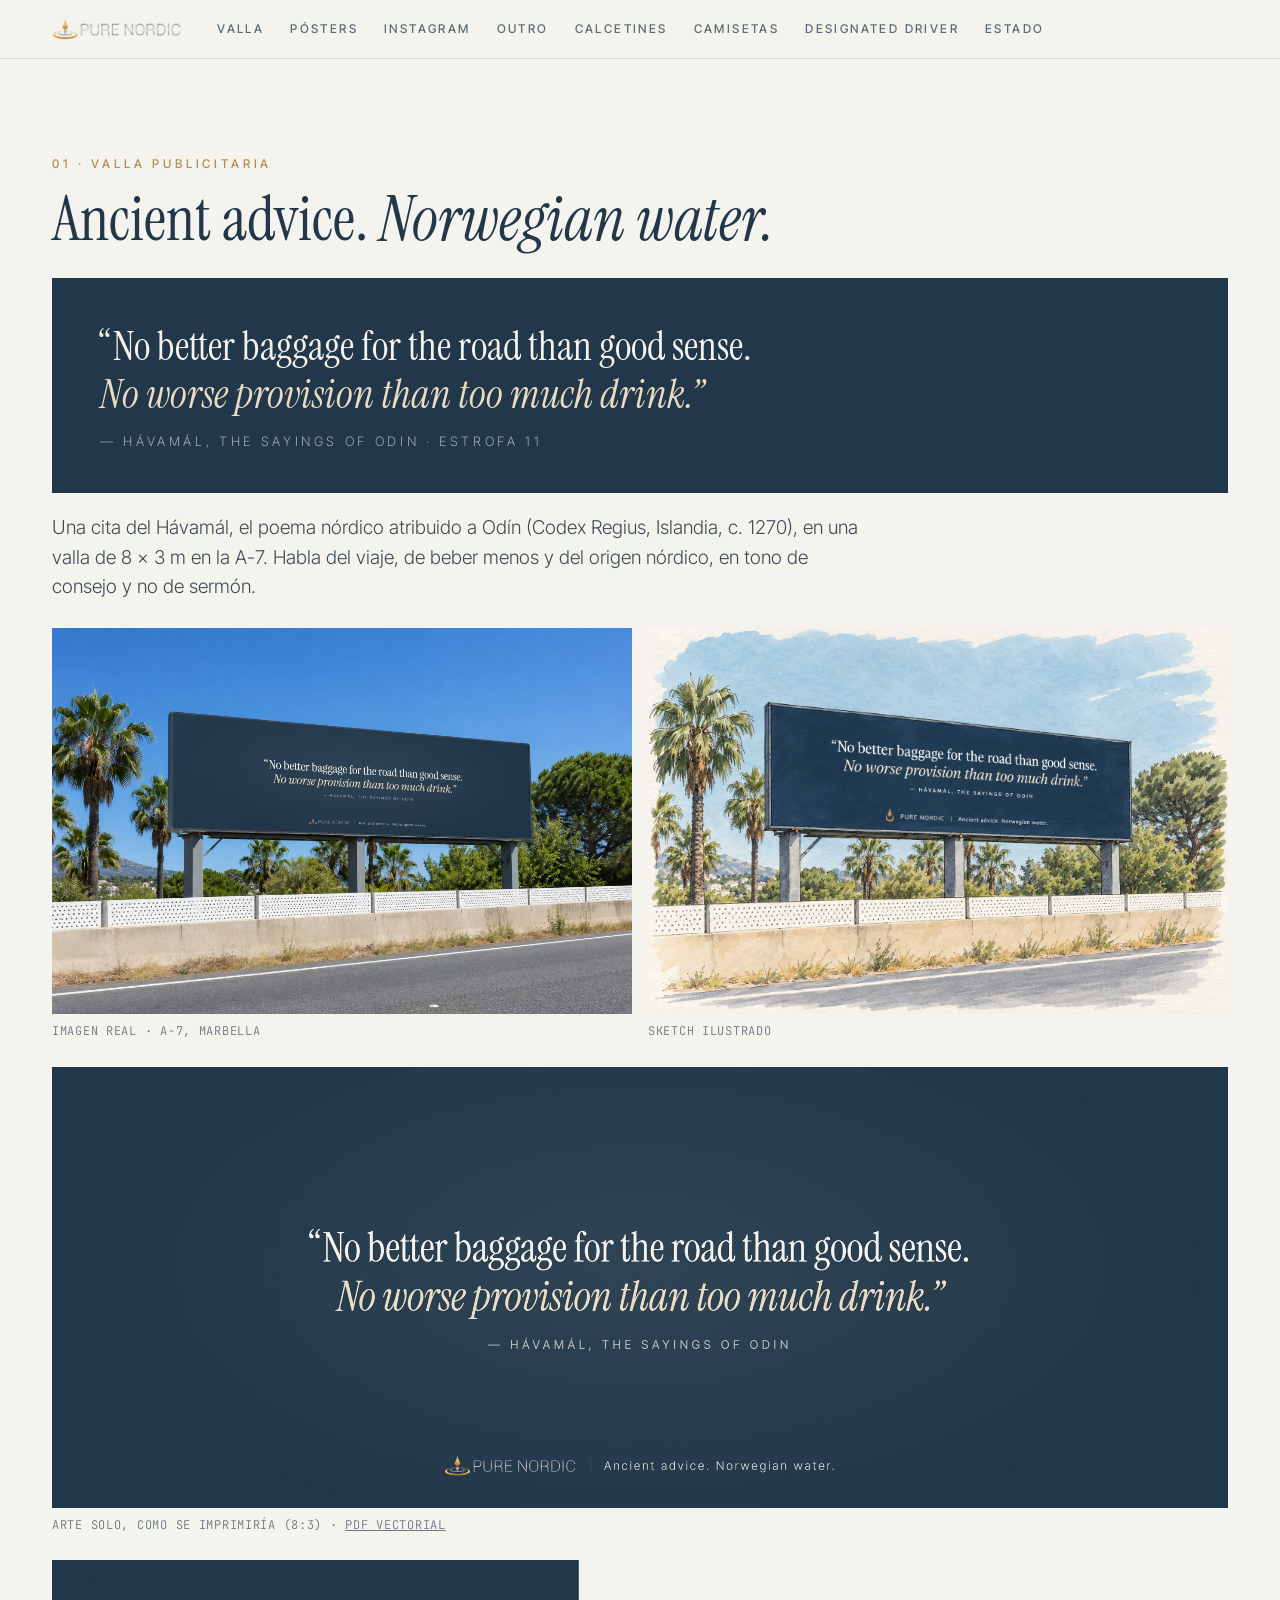
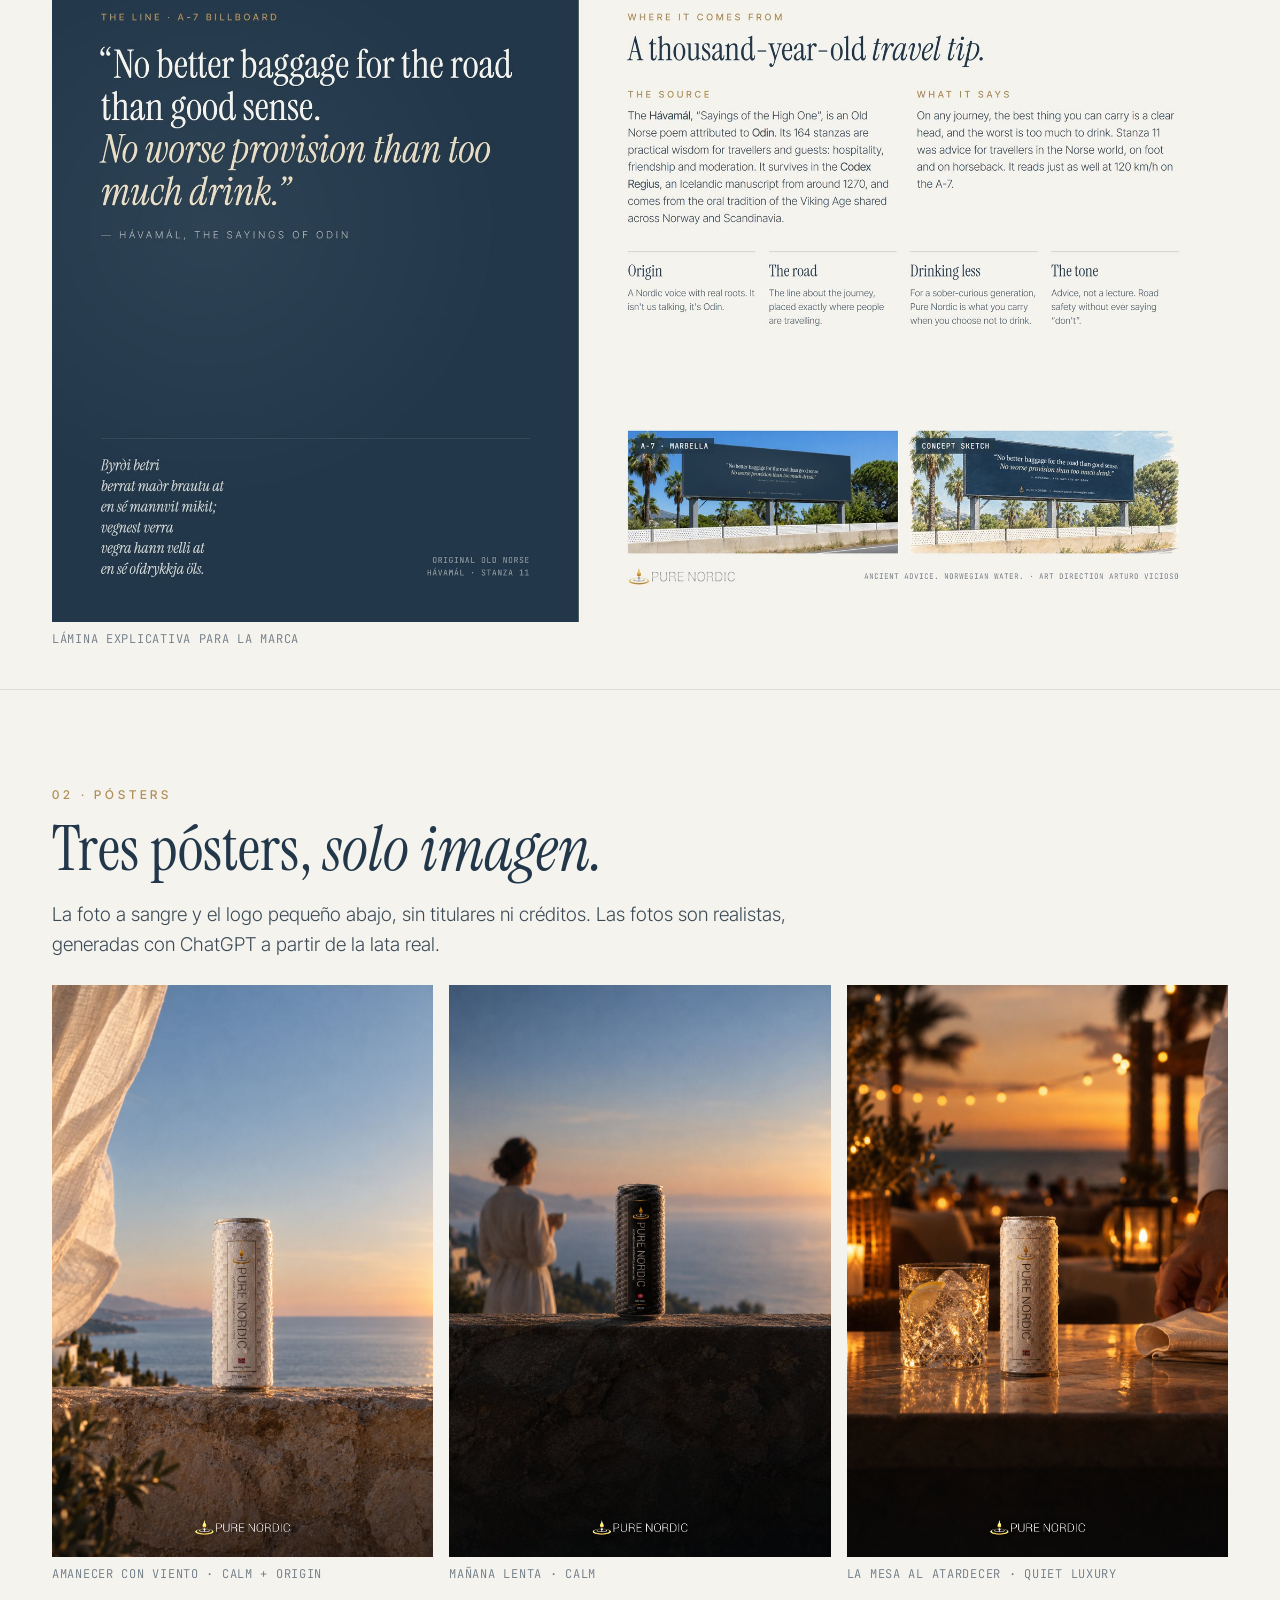
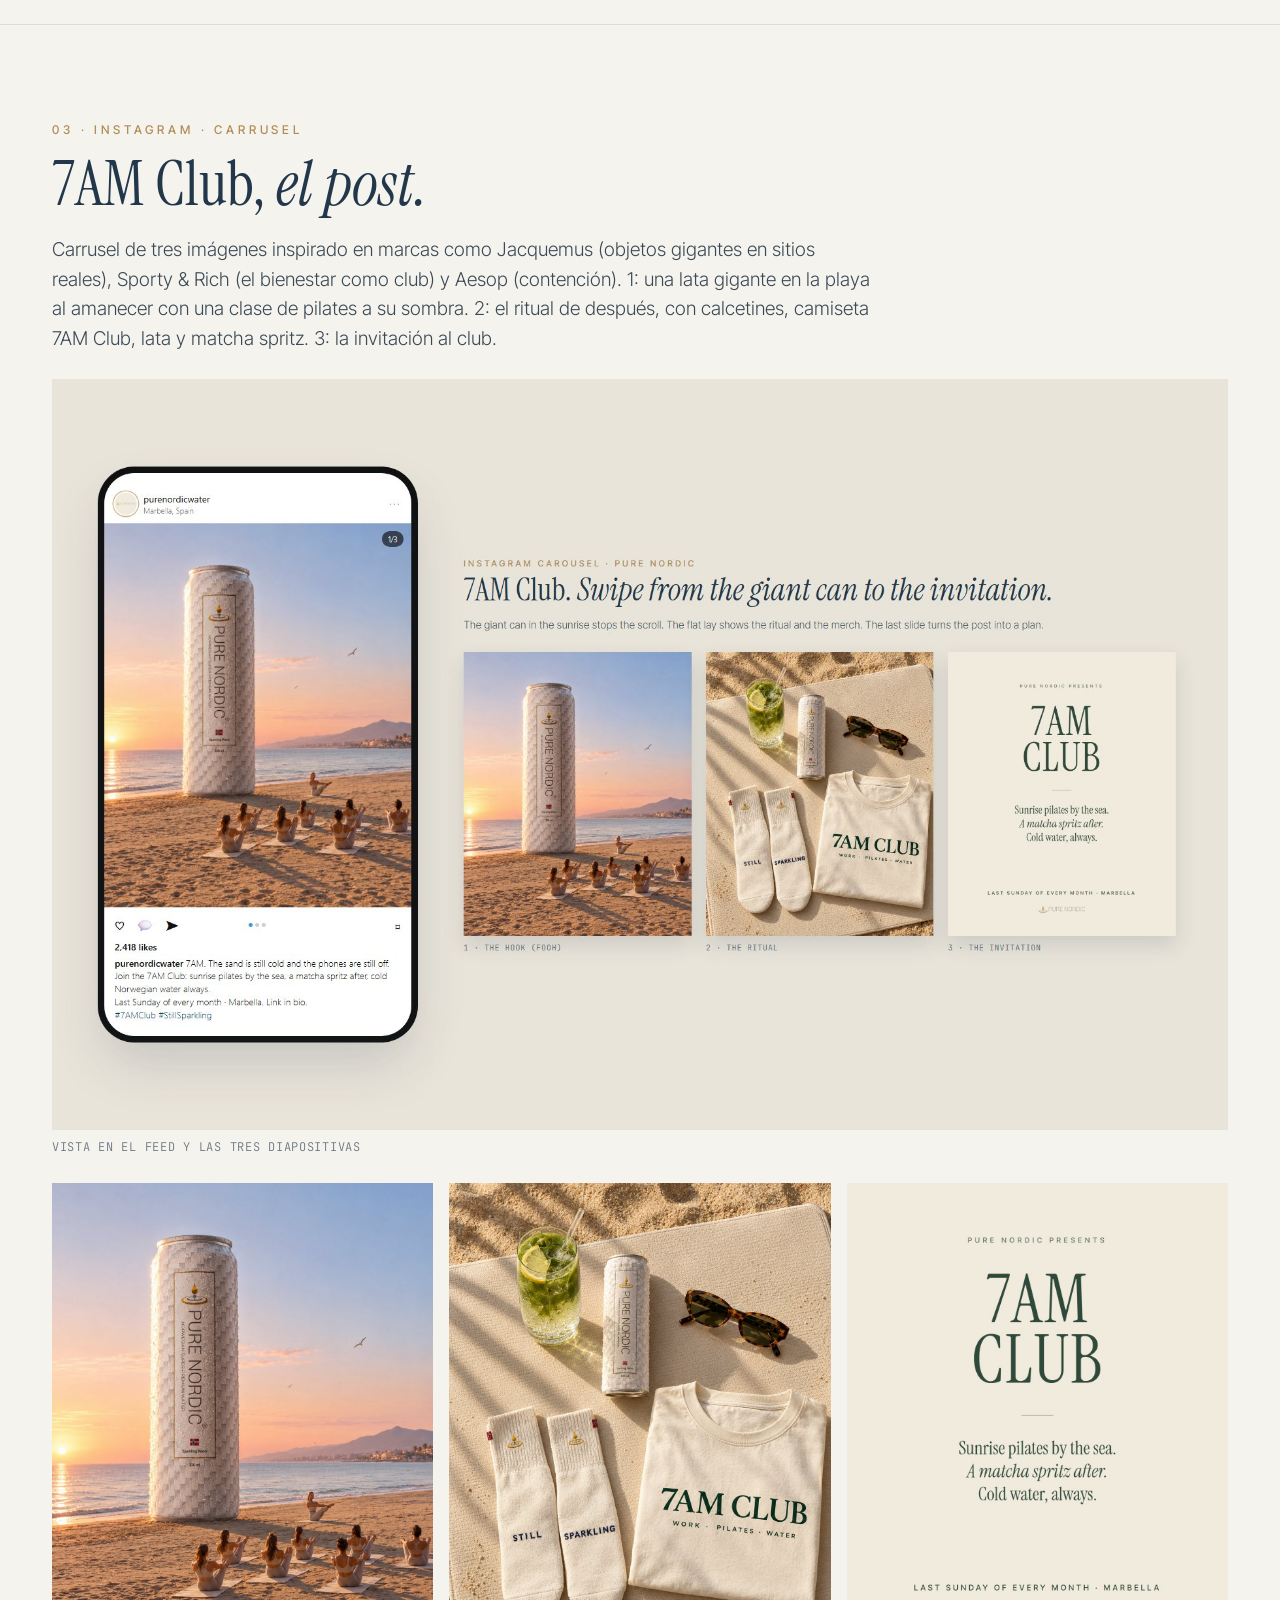
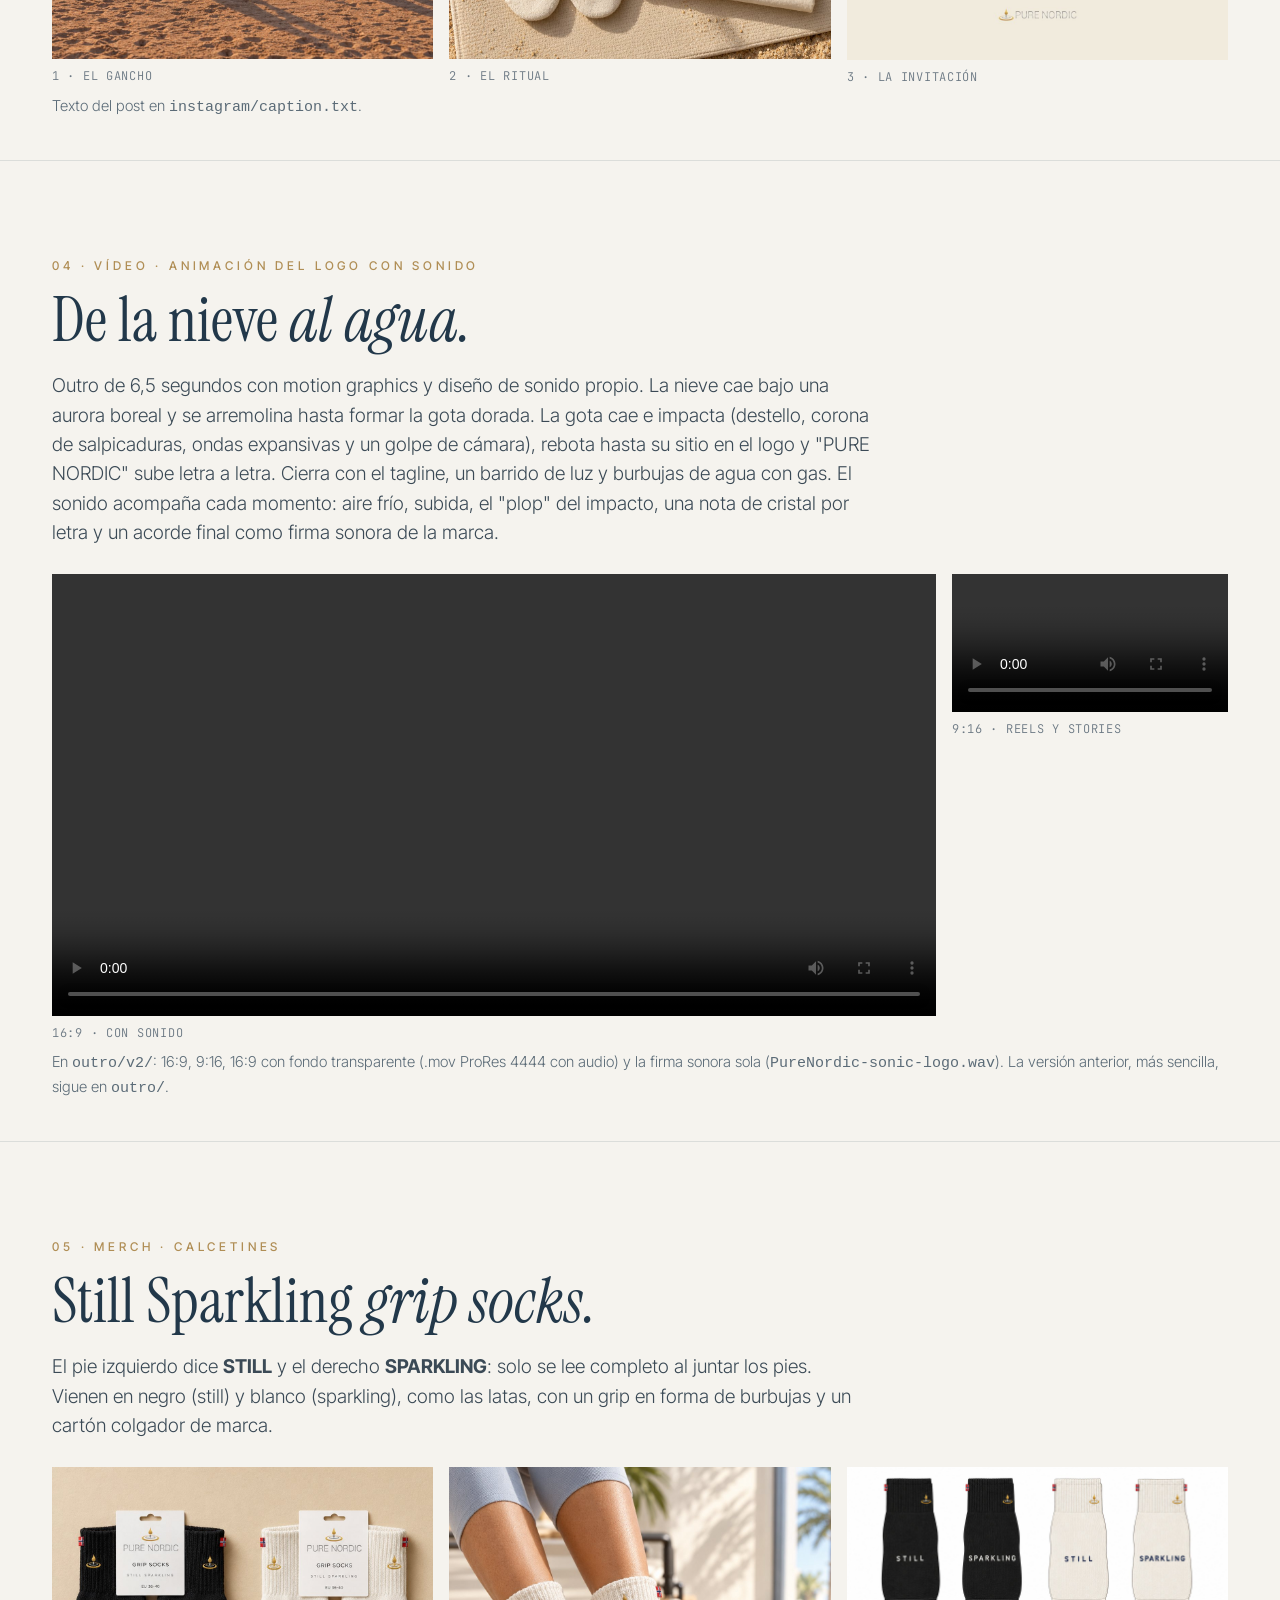
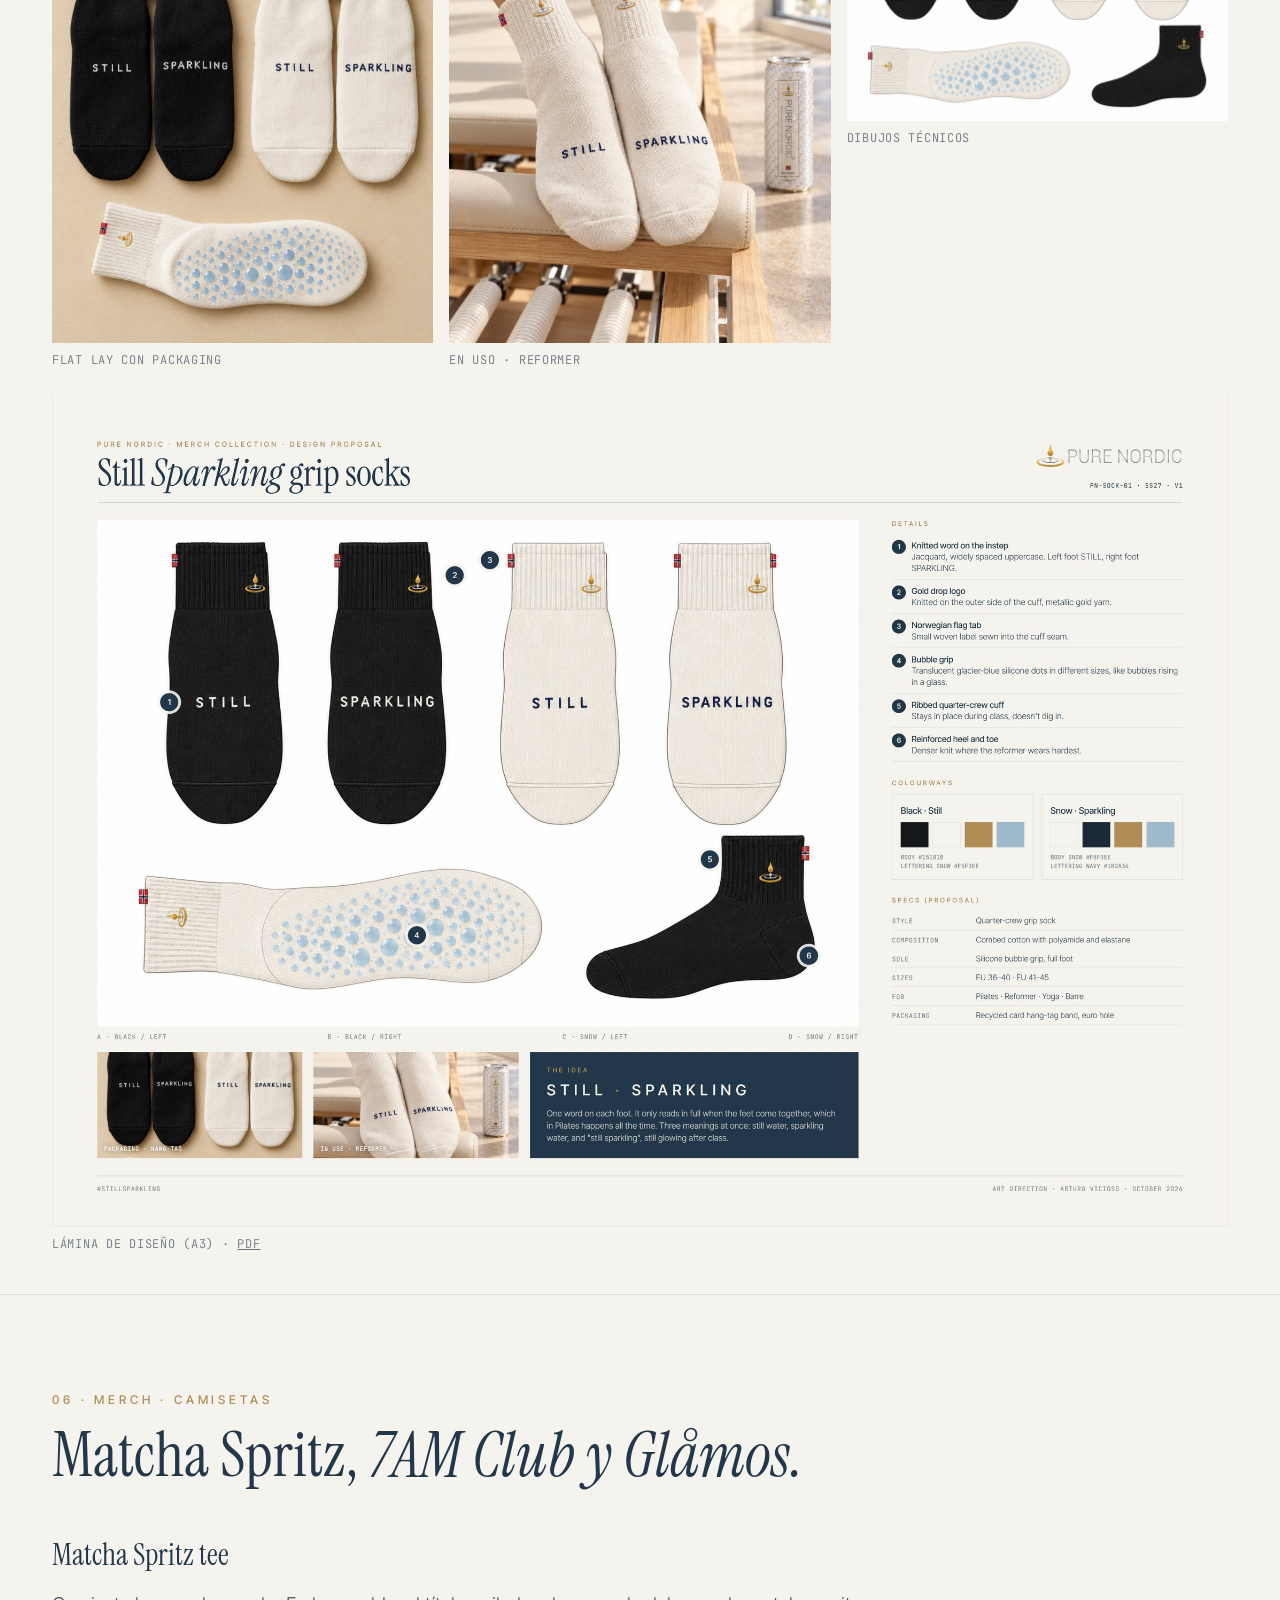
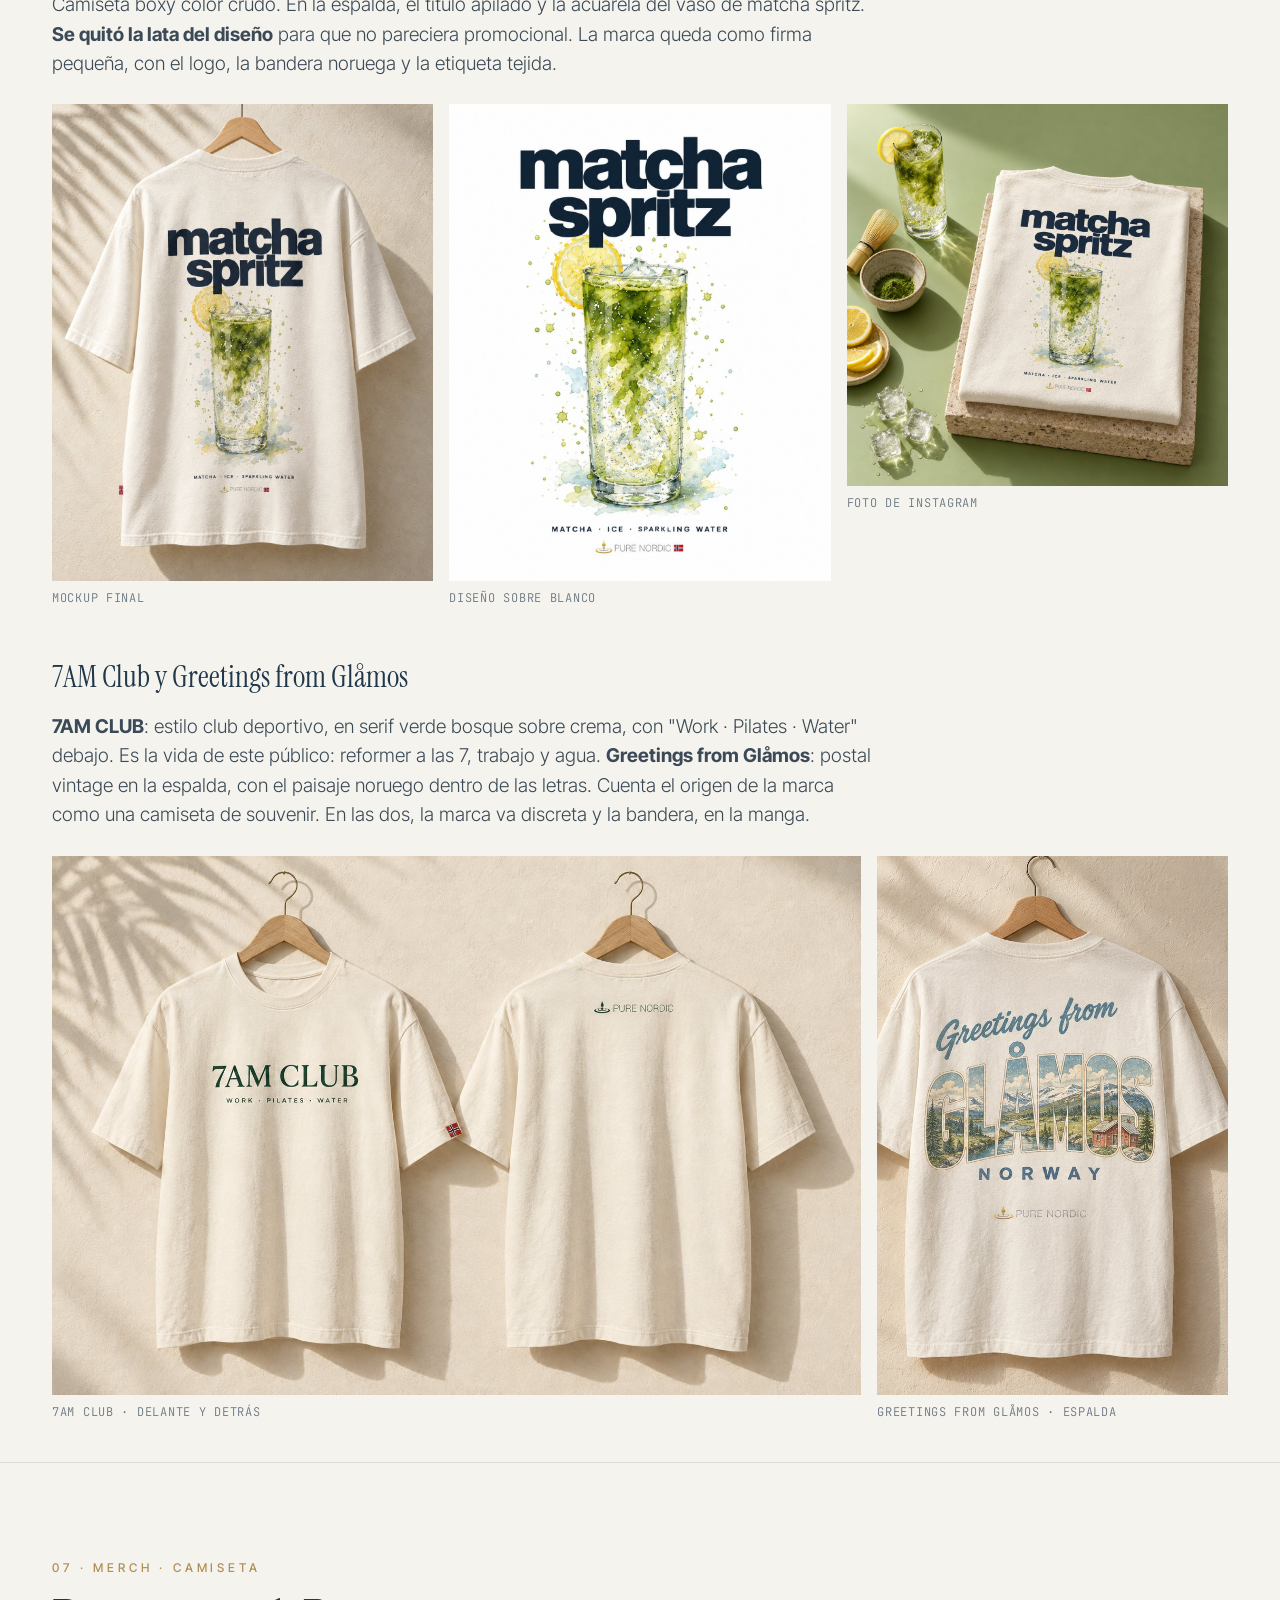
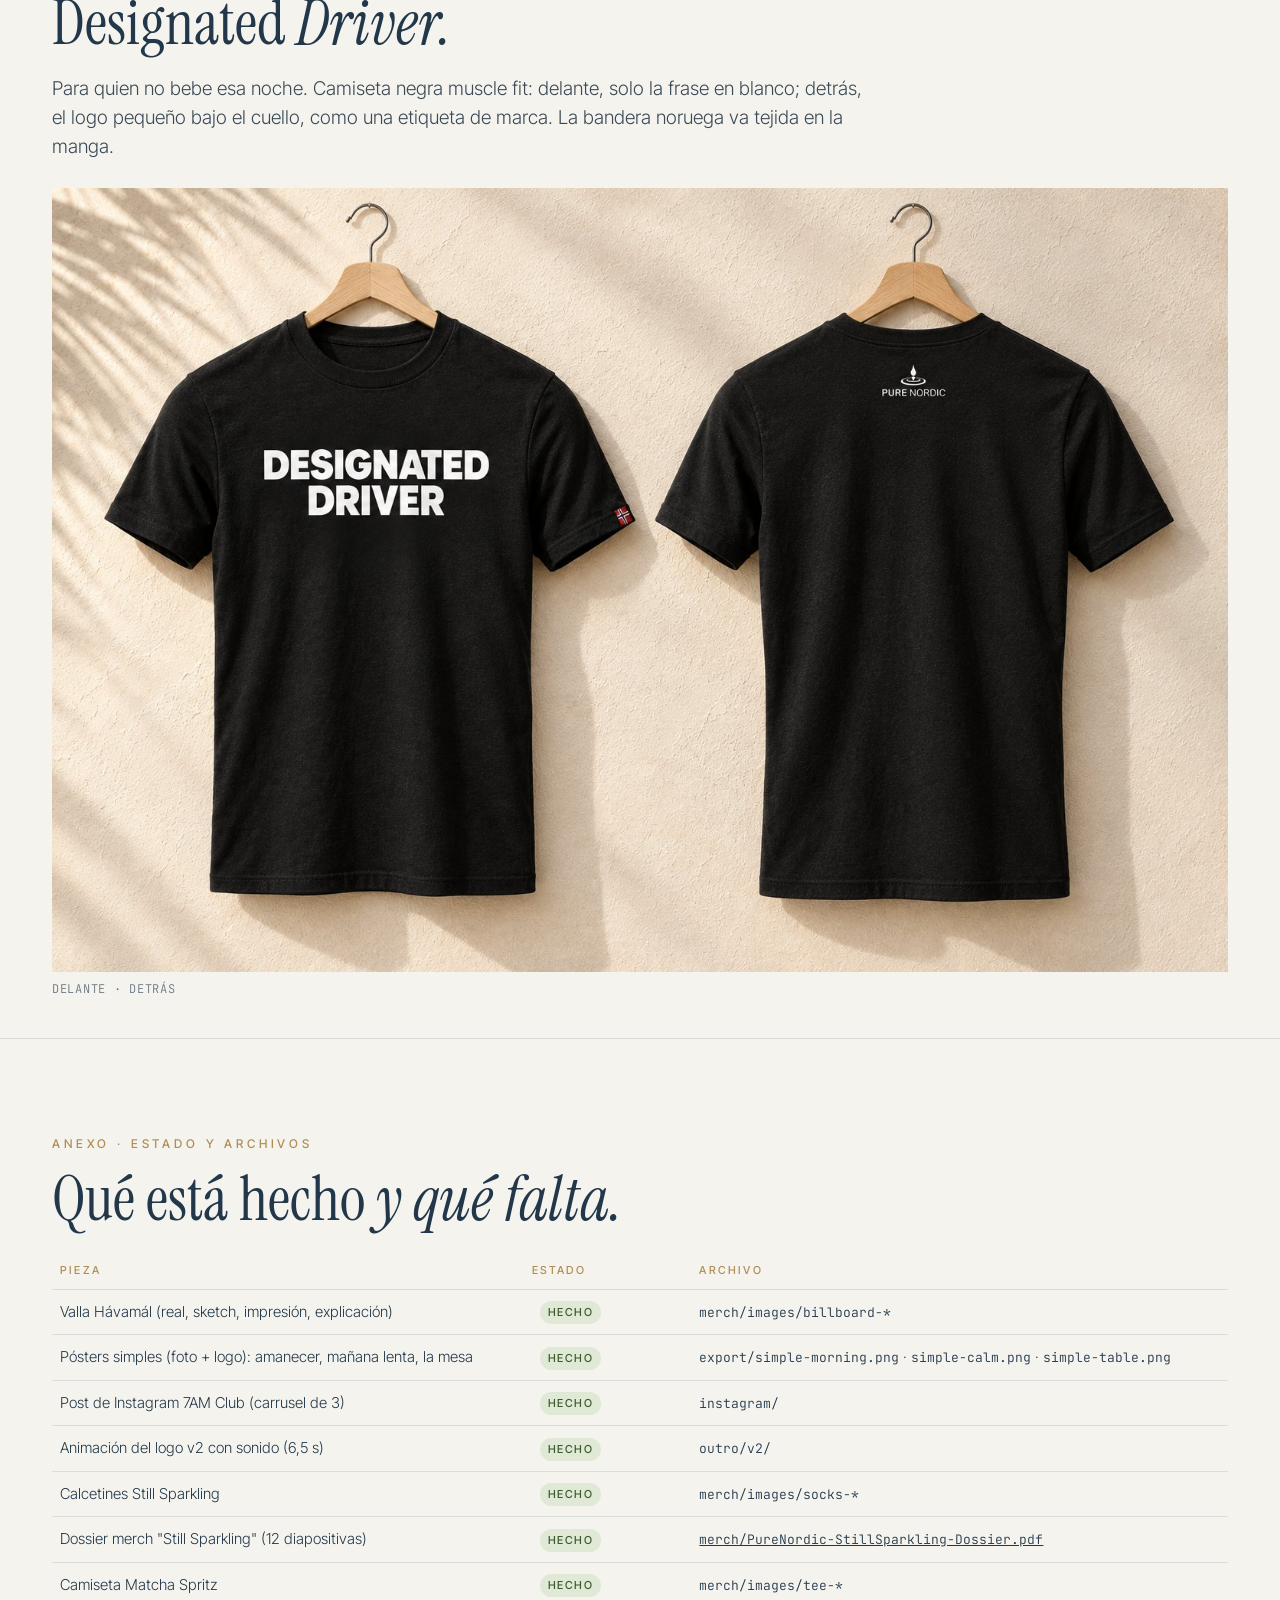
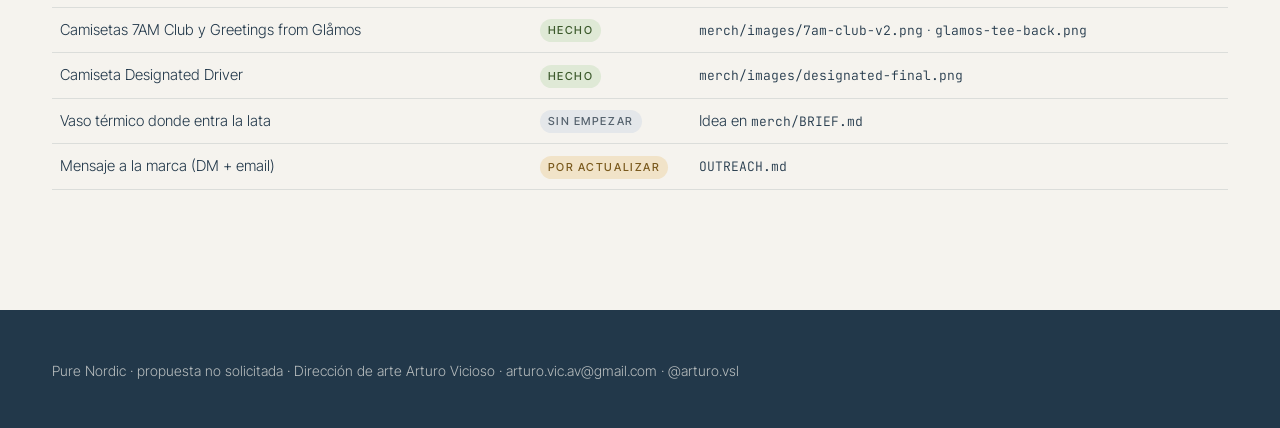
<file: pure-nordic/index.html>
<!doctype html>
<html lang="es">
<head>
<meta charset="utf-8">
<meta name="viewport" content="width=device-width, initial-scale=1">
<meta name="description" content="Pure Nordic: valla, pósters, Instagram, animación del logo y merch. Propuesta de dirección de arte de Arturo Vicioso.">
<meta property="og:title" content="Pure Nordic · Propuesta de dirección de arte">
<meta property="og:description" content="Valla, pósters, Instagram, animación del logo y merch. Arturo Vicioso.">
<meta property="og:image" content="https://arturovicav-debug.github.io/pure-nordic/img/billboard-real.jpg">
<title>Pure Nordic · Resumen</title>
<link rel="stylesheet" href="shared.css">
<style>
  /* Resumen de todo el proyecto Pure Nordic. Las imágenes abren a tamaño completo al hacer clic. */
  body{ background:var(--snow); color:var(--fjord); font-size:17px; line-height:1.55; }
  a{ color:inherit; }
  .wrap{ max-width:1240px; margin:0 auto; padding:0 32px; }
  nav{ position:sticky; top:0; z-index:10; background:rgba(245,243,238,.94); backdrop-filter:blur(8px); border-bottom:1px solid rgba(34,56,74,.12); }
  nav .wrap{ display:flex; gap:26px; align-items:center; height:58px; overflow-x:auto; white-space:nowrap; }
  nav img{ height:22px; margin-right:10px; }
  nav a{ text-decoration:none; font-size:12px; font-weight:500; letter-spacing:.2em; text-transform:uppercase; color:#5b6b77; }
  nav a:hover{ color:var(--fjord); }

  header.hero{ background:var(--fjord); color:var(--snow); padding:110px 0 90px; }
  .hero h1{ font-family:var(--serif); font-weight:400; font-size:clamp(56px,8vw,112px); line-height:.92; letter-spacing:-.01em; margin-top:18px; }
  .hero h1 em{ font-style:italic; }
  .hero p{ max-width:760px; margin-top:26px; font-size:20px; color:rgba(245,243,238,.78); }
  .hero .meta{ margin-top:46px; display:flex; gap:40px; flex-wrap:wrap; font-family:var(--mono); font-size:12px; letter-spacing:.08em; color:rgba(245,243,238,.55); }
  .label{ display:block; font-weight:500; font-size:12px; letter-spacing:.32em; text-transform:uppercase; color:var(--gold); }

  section{ padding:96px 0 40px; scroll-margin-top:58px; }
  section + section{ border-top:1px solid rgba(34,56,74,.12); }
  h2{ font-family:var(--serif); font-weight:400; font-size:clamp(40px,5vw,62px); line-height:1; margin-top:14px; }
  h2 em{ font-style:italic; }
  h3{ font-family:var(--serif); font-weight:400; font-size:30px; margin:46px 0 12px; }
  .lead{ max-width:820px; margin-top:20px; font-size:19px; color:#3b4a56; }
  .note{ font-size:15px; color:#5b6b77; margin-top:8px; }

  .cards{ display:grid; gap:20px; margin-top:28px; }
  .c2{ grid-template-columns:repeat(2,1fr); } .c3{ grid-template-columns:repeat(3,1fr); } .c4{ grid-template-columns:repeat(4,1fr); } .c5{ grid-template-columns:repeat(5,1fr); }
  @media (max-width:900px){ .c3,.c4,.c5{ grid-template-columns:repeat(2,1fr); } }
  @media (max-width:560px){ .c2,.c3,.c4,.c5{ grid-template-columns:1fr; } }
  .card{ border-top:1px solid rgba(34,56,74,.25); padding-top:14px; }
  .card b{ display:block; font-family:var(--serif); font-weight:400; font-size:26px; margin-bottom:6px; }
  .card span{ font-size:15px; color:#4a5a67; }
  .dark-card{ background:var(--fjord); color:var(--snow); padding:22px; border:0; }
  .dark-card span{ color:rgba(245,243,238,.75); }

  .gal{ display:grid; gap:16px; margin-top:26px; }
  .gal figure{ margin:0; }
  @media (max-width:700px){ .g-club{ grid-template-columns:1fr !important; } }
  .gal a{ display:block; overflow:hidden; background:#e6e2d8; }
  .gal img{ width:100%; display:block; transition:transform .5s ease; }
  .gal a:hover img{ transform:scale(1.02); }
  .gal figcaption{ font-family:var(--mono); font-size:12px; letter-spacing:.06em; color:#6b7883; margin-top:8px; }
  .g2{ grid-template-columns:repeat(2,1fr); } .g3{ grid-template-columns:repeat(3,1fr); } .g4{ grid-template-columns:repeat(4,1fr); } .g5{ grid-template-columns:repeat(5,1fr); }
  @media (max-width:900px){ .g3,.g4,.g5{ grid-template-columns:repeat(2,1fr); } }
  @media (max-width:560px){ .g2,.g3,.g4,.g5{ grid-template-columns:1fr; } }

  .quote{ background:var(--fjord); color:var(--snow); padding:44px 48px; margin-top:28px; font-family:var(--serif); font-size:clamp(26px,3.2vw,40px); line-height:1.2; }
  .quote em{ font-style:italic; color:#e9dcc2; }
  .quote small{ display:block; margin-top:16px; font-family:var(--sans); font-size:13px; letter-spacing:.28em; text-transform:uppercase; color:rgba(245,243,238,.6); }
  .phrases{ columns:2; column-gap:40px; margin-top:20px; }
  @media (max-width:700px){ .phrases{ columns:1; } }
  .phrases li{ break-inside:avoid; list-style:none; padding:10px 0; border-bottom:1px solid rgba(34,56,74,.12); }
  .phrases li b{ font-family:var(--serif); font-weight:400; font-size:22px; }
  .phrases li span{ display:block; font-size:14px; color:#5b6b77; }
  .gal figcaption a{ display:inline; background:none; text-decoration:underline; }
  .phrases li .chip{ display:inline-block; color:#3c5a2c; }
  .chip{ display:inline-block; font-size:11px; font-weight:500; letter-spacing:.14em; text-transform:uppercase; padding:3px 8px; border-radius:20px; margin-left:8px; vertical-align:middle; }
  .ok{ background:#dfe9d6; color:#3c5a2c; } .wip{ background:#f1e3c8; color:#7a5a1e; } .no{ background:#e4e7ea; color:#55626d; }

  table{ width:100%; border-collapse:collapse; margin-top:22px; font-size:15px; }
  td,th{ text-align:left; padding:10px 8px; border-bottom:1px solid rgba(34,56,74,.12); vertical-align:top; }
  th{ font-size:11px; letter-spacing:.2em; text-transform:uppercase; color:var(--gold); font-weight:500; }
  td code{ font-family:var(--mono); font-size:13px; overflow-wrap:anywhere; }
  @media (max-width:600px){ table{ font-size:13px; } td,th{ padding:8px 4px; } }
  footer{ background:var(--fjord); color:rgba(245,243,238,.7); padding:50px 0; margin-top:80px; font-size:14px; }
</style>
</head>
<body>

<nav><div class="wrap">
  <img src="img/logo-official.png" alt="Pure Nordic">
  <a href="#valla">Valla</a><a href="#posters">Pósters</a><a href="#instagram">Instagram</a><a href="#outro">Outro</a><a href="#calcetines">Calcetines</a><a href="#camiseta">Camisetas</a><a href="#designated">Designated Driver</a><a href="#estado">Estado</a>
</div></nav>

<!-- VALLA -->
<section id="valla"><div class="wrap">
  <span class="label">01 · Valla publicitaria</span>
  <h2>Ancient advice. <em>Norwegian water.</em></h2>
  <div class="quote">“No better baggage for the road than good sense.<br><em>No worse provision than too much drink.”</em><small>— Hávamál, the sayings of Odin · Estrofa 11</small></div>
  <p class="lead">Una cita del Hávamál, el poema nórdico atribuido a Odín (Codex Regius, Islandia, c. 1270), en una valla de 8 × 3 m en la A-7. Habla del viaje, de beber menos y del origen nórdico, en tono de consejo y no de sermón.</p>
  <div class="gal g2">
    <figure><a href="img/billboard-real.jpg" target="_blank"><img src="img/billboard-real.jpg" alt=""></a><figcaption>IMAGEN REAL · A-7, MARBELLA</figcaption></figure>
    <figure><a href="img/billboard-sketch.jpg" target="_blank"><img src="img/billboard-sketch.jpg" alt=""></a><figcaption>SKETCH ILUSTRADO</figcaption></figure>
  </div>
  <div class="gal g2">
    <figure style="grid-column:span 2"><a href="img/billboard-print.jpg" target="_blank"><img src="img/billboard-print.jpg" alt=""></a><figcaption>ARTE SOLO, COMO SE IMPRIMIRÍA (8:3) · <a href="pdf/billboard-print.pdf" target="_blank">PDF VECTORIAL</a></figcaption></figure>
  </div>
  <div class="gal g2">
    <figure style="grid-column:span 2"><a href="img/billboard-explainer.jpg" target="_blank"><img src="img/billboard-explainer.jpg" alt=""></a><figcaption>LÁMINA EXPLICATIVA PARA LA MARCA</figcaption></figure>
  </div>
</div></section>

<!-- POSTERS -->
<section id="posters"><div class="wrap">
  <span class="label">02 · Pósters</span>
  <h2>Tres pósters, <em>solo imagen.</em></h2>
  <p class="lead">La foto a sangre y el logo pequeño abajo, sin titulares ni créditos. Las fotos son realistas, generadas con ChatGPT a partir de la lata real.</p>
  <div class="gal g3">
    <figure><a href="img/simple-morning.jpg" target="_blank"><img src="img/simple-morning.jpg" alt=""></a><figcaption>AMANECER CON VIENTO · CALM + ORIGIN</figcaption></figure>
    <figure><a href="img/simple-calm.jpg" target="_blank"><img src="img/simple-calm.jpg" alt=""></a><figcaption>MAÑANA LENTA · CALM</figcaption></figure>
    <figure><a href="img/simple-table.jpg" target="_blank"><img src="img/simple-table.jpg" alt=""></a><figcaption>LA MESA AL ATARDECER · QUIET LUXURY</figcaption></figure>
  </div>
</div></section>

<!-- INSTAGRAM -->
<section id="instagram"><div class="wrap">
  <span class="label">03 · Instagram · Carrusel</span>
  <h2>7AM Club, <em>el post.</em></h2>
  <p class="lead">Carrusel de tres imágenes inspirado en marcas como Jacquemus (objetos gigantes en sitios reales), Sporty &amp; Rich (el bienestar como club) y Aesop (contención). 1: una lata gigante en la playa al amanecer con una clase de pilates a su sombra. 2: el ritual de después, con calcetines, camiseta 7AM Club, lata y matcha spritz. 3: la invitación al club.</p>
  <div class="gal g2"><figure style="grid-column:span 2"><a href="img/preview.jpg" target="_blank"><img src="img/preview.jpg" alt=""></a><figcaption>VISTA EN EL FEED Y LAS TRES DIAPOSITIVAS</figcaption></figure></div>
  <div class="gal g3">
    <figure><a href="img/slide-1.jpg" target="_blank"><img src="img/slide-1.jpg" alt=""></a><figcaption>1 · EL GANCHO</figcaption></figure>
    <figure><a href="img/slide-2.jpg" target="_blank"><img src="img/slide-2.jpg" alt=""></a><figcaption>2 · EL RITUAL</figcaption></figure>
    <figure><a href="img/slide-3.jpg" target="_blank"><img src="img/slide-3.jpg" alt=""></a><figcaption>3 · LA INVITACIÓN</figcaption></figure>
  </div>
  <p class="note">Texto del post en <code>instagram/caption.txt</code>.</p>
</div></section>

<!-- OUTRO -->
<section id="outro"><div class="wrap">
  <span class="label">04 · Vídeo · Animación del logo con sonido</span>
  <h2>De la nieve <em>al agua.</em></h2>
  <p class="lead">Outro de 6,5 segundos con motion graphics y diseño de sonido propio. La nieve cae bajo una aurora boreal y se arremolina hasta formar la gota dorada. La gota cae e impacta (destello, corona de salpicaduras, ondas expansivas y un golpe de cámara), rebota hasta su sitio en el logo y "PURE NORDIC" sube letra a letra. Cierra con el tagline, un barrido de luz y burbujas de agua con gas. El sonido acompaña cada momento: aire frío, subida, el "plop" del impacto, una nota de cristal por letra y un acorde final como firma sonora de la marca.</p>
  <div class="gal" style="grid-template-columns:1.6fr .5fr;align-items:start">
    <figure><video src="video/PureNordic-outro-v2-16x9.mp4" controls loop playsinline style="width:100%;display:block"></video><figcaption>16:9 · CON SONIDO</figcaption></figure>
    <figure><video src="video/PureNordic-outro-v2-9x16.mp4" controls loop playsinline style="width:100%;display:block"></video><figcaption>9:16 · REELS Y STORIES</figcaption></figure>
  </div>
  <p class="note">En <code>outro/v2/</code>: 16:9, 9:16, 16:9 con fondo transparente (.mov ProRes 4444 con audio) y la firma sonora sola (<code>PureNordic-sonic-logo.wav</code>). La versión anterior, más sencilla, sigue en <code>outro/</code>.</p>
</div></section>

<!-- CALCETINES -->
<section id="calcetines"><div class="wrap">
  <span class="label">05 · Merch · Calcetines</span>
  <h2>Still Sparkling <em>grip socks.</em></h2>
  <p class="lead">El pie izquierdo dice <b>STILL</b> y el derecho <b>SPARKLING</b>: solo se lee completo al juntar los pies. Vienen en negro (still) y blanco (sparkling), como las latas, con un grip en forma de burbujas y un cartón colgador de marca.</p>
  <div class="gal g3">
    <figure><a href="img/socks-flatlay.jpg" target="_blank"><img src="img/socks-flatlay.jpg" alt=""></a><figcaption>FLAT LAY CON PACKAGING</figcaption></figure>
    <figure><a href="img/socks-instagram.jpg" target="_blank"><img src="img/socks-instagram.jpg" alt=""></a><figcaption>EN USO · REFORMER</figcaption></figure>
    <figure><a href="img/socks-flats.jpg" target="_blank"><img src="img/socks-flats.jpg" alt=""></a><figcaption>DIBUJOS TÉCNICOS</figcaption></figure>
  </div>
  <div class="gal g2"><figure style="grid-column:span 2"><a href="img/socks-board.jpg" target="_blank"><img src="img/socks-board.jpg" alt=""></a><figcaption>LÁMINA DE DISEÑO (A3) · <a href="pdf/socks-board.pdf" target="_blank">PDF</a></figcaption></figure></div>
</div></section>

<!-- CAMISETAS -->
<section id="camiseta"><div class="wrap">
  <span class="label">06 · Merch · Camisetas</span>
  <h2>Matcha Spritz, <em>7AM Club y Glåmos.</em></h2>
  <h3>Matcha Spritz tee</h3>
  <p class="lead" style="margin-top:0">Camiseta boxy color crudo. En la espalda, el título apilado y la acuarela del vaso de matcha spritz. <b>Se quitó la lata del diseño</b> para que no pareciera promocional. La marca queda como firma pequeña, con el logo, la bandera noruega y la etiqueta tejida.</p>
  <div class="gal g3">
    <figure><a href="img/tee-mockup-v2.jpg" target="_blank"><img src="img/tee-mockup-v2.jpg" alt=""></a><figcaption>MOCKUP FINAL</figcaption></figure>
    <figure><a href="img/tee-artwork.jpg" target="_blank"><img src="img/tee-artwork.jpg" alt=""></a><figcaption>DISEÑO SOBRE BLANCO</figcaption></figure>
    <figure><a href="img/tee-instagram.jpg" target="_blank"><img src="img/tee-instagram.jpg" alt=""></a><figcaption>FOTO DE INSTAGRAM</figcaption></figure>
  </div>
  <h3 id="club" style="scroll-margin-top:70px">7AM Club y Greetings from Glåmos</h3>
  <p class="lead" style="margin-top:0"><b>7AM CLUB</b>: estilo club deportivo, en serif verde bosque sobre crema, con "Work · Pilates · Water" debajo. Es la vida de este público: reformer a las 7, trabajo y agua. <b>Greetings from Glåmos</b>: postal vintage en la espalda, con el paisaje noruego dentro de las letras. Cuenta el origen de la marca como una camiseta de souvenir. En las dos, la marca va discreta y la bandera, en la manga.</p>
  <div class="gal g-club" style="grid-template-columns:1.5fr .65fr;align-items:start">
    <figure><a href="img/7am-club-v2.jpg" target="_blank"><img src="img/7am-club-v2.jpg" alt=""></a><figcaption>7AM CLUB · DELANTE Y DETRÁS</figcaption></figure>
    <figure><a href="img/glamos-tee-back.jpg" target="_blank"><img src="img/glamos-tee-back.jpg" alt=""></a><figcaption>GREETINGS FROM GLÅMOS · ESPALDA</figcaption></figure>
  </div>
</div></section>

<!-- DESIGNATED -->
<section id="designated"><div class="wrap">
  <span class="label">07 · Merch · Camiseta</span>
  <h2>Designated <em>Driver.</em></h2>
  <p class="lead">Para quien no bebe esa noche. Camiseta negra muscle fit: delante, solo la frase en blanco; detrás, el logo pequeño bajo el cuello, como una etiqueta de marca. La bandera noruega va tejida en la manga.</p>
  <div class="gal g2">
    <figure style="grid-column:span 2"><a href="img/designated-final.jpg" target="_blank"><img src="img/designated-final.jpg" alt=""></a><figcaption>DELANTE · DETRÁS</figcaption></figure>
  </div>
</div></section>

<!-- ESTADO -->
<section id="estado"><div class="wrap">
  <span class="label">Anexo · Estado y archivos</span>
  <h2>Qué está hecho <em>y qué falta.</em></h2>
  <table>
    <tr><th>Pieza</th><th>Estado</th><th>Archivo</th></tr>
    <tr><td>Valla Hávamál (real, sketch, impresión, explicación)</td><td><span class="chip ok">Hecho</span></td><td><code>merch/images/billboard-*</code></td></tr>
    <tr><td>Pósters simples (foto + logo): amanecer, mañana lenta, la mesa</td><td><span class="chip ok">Hecho</span></td><td><code>export/simple-morning.png</code> · <code>simple-calm.png</code> · <code>simple-table.png</code></td></tr>
    <tr><td>Post de Instagram 7AM Club (carrusel de 3)</td><td><span class="chip ok">Hecho</span></td><td><code>instagram/</code></td></tr>
    <tr><td>Animación del logo v2 con sonido (6,5 s)</td><td><span class="chip ok">Hecho</span></td><td><code>outro/v2/</code></td></tr>
    <tr><td>Calcetines Still Sparkling</td><td><span class="chip ok">Hecho</span></td><td><code>merch/images/socks-*</code></td></tr>
    <tr><td>Dossier merch "Still Sparkling" (12 diapositivas)</td><td><span class="chip ok">Hecho</span></td><td><a href="pdf/PureNordic-StillSparkling-Dossier.pdf" target="_blank"><code>merch/PureNordic-StillSparkling-Dossier.pdf</code></a></td></tr>
    <tr><td>Camiseta Matcha Spritz</td><td><span class="chip ok">Hecho</span></td><td><code>merch/images/tee-*</code></td></tr>
    <tr><td>Camisetas 7AM Club y Greetings from Glåmos</td><td><span class="chip ok">Hecho</span></td><td><code>merch/images/7am-club-v2.png</code> · <code>glamos-tee-back.png</code></td></tr>
    <tr><td>Camiseta Designated Driver</td><td><span class="chip ok">Hecho</span></td><td><code>merch/images/designated-final.png</code></td></tr>
    <tr><td>Vaso térmico donde entra la lata</td><td><span class="chip no">Sin empezar</span></td><td>Idea en <code>merch/BRIEF.md</code></td></tr>
    <tr><td>Mensaje a la marca (DM + email)</td><td><span class="chip wip">Por actualizar</span></td><td><code>OUTREACH.md</code></td></tr>
  </table>
</div></section>

<footer><div class="wrap">Pure Nordic · propuesta no solicitada · Dirección de arte Arturo Vicioso · arturo.vic.av@gmail.com · @arturo.vsl</div></footer>
</body>
</html>
</file>
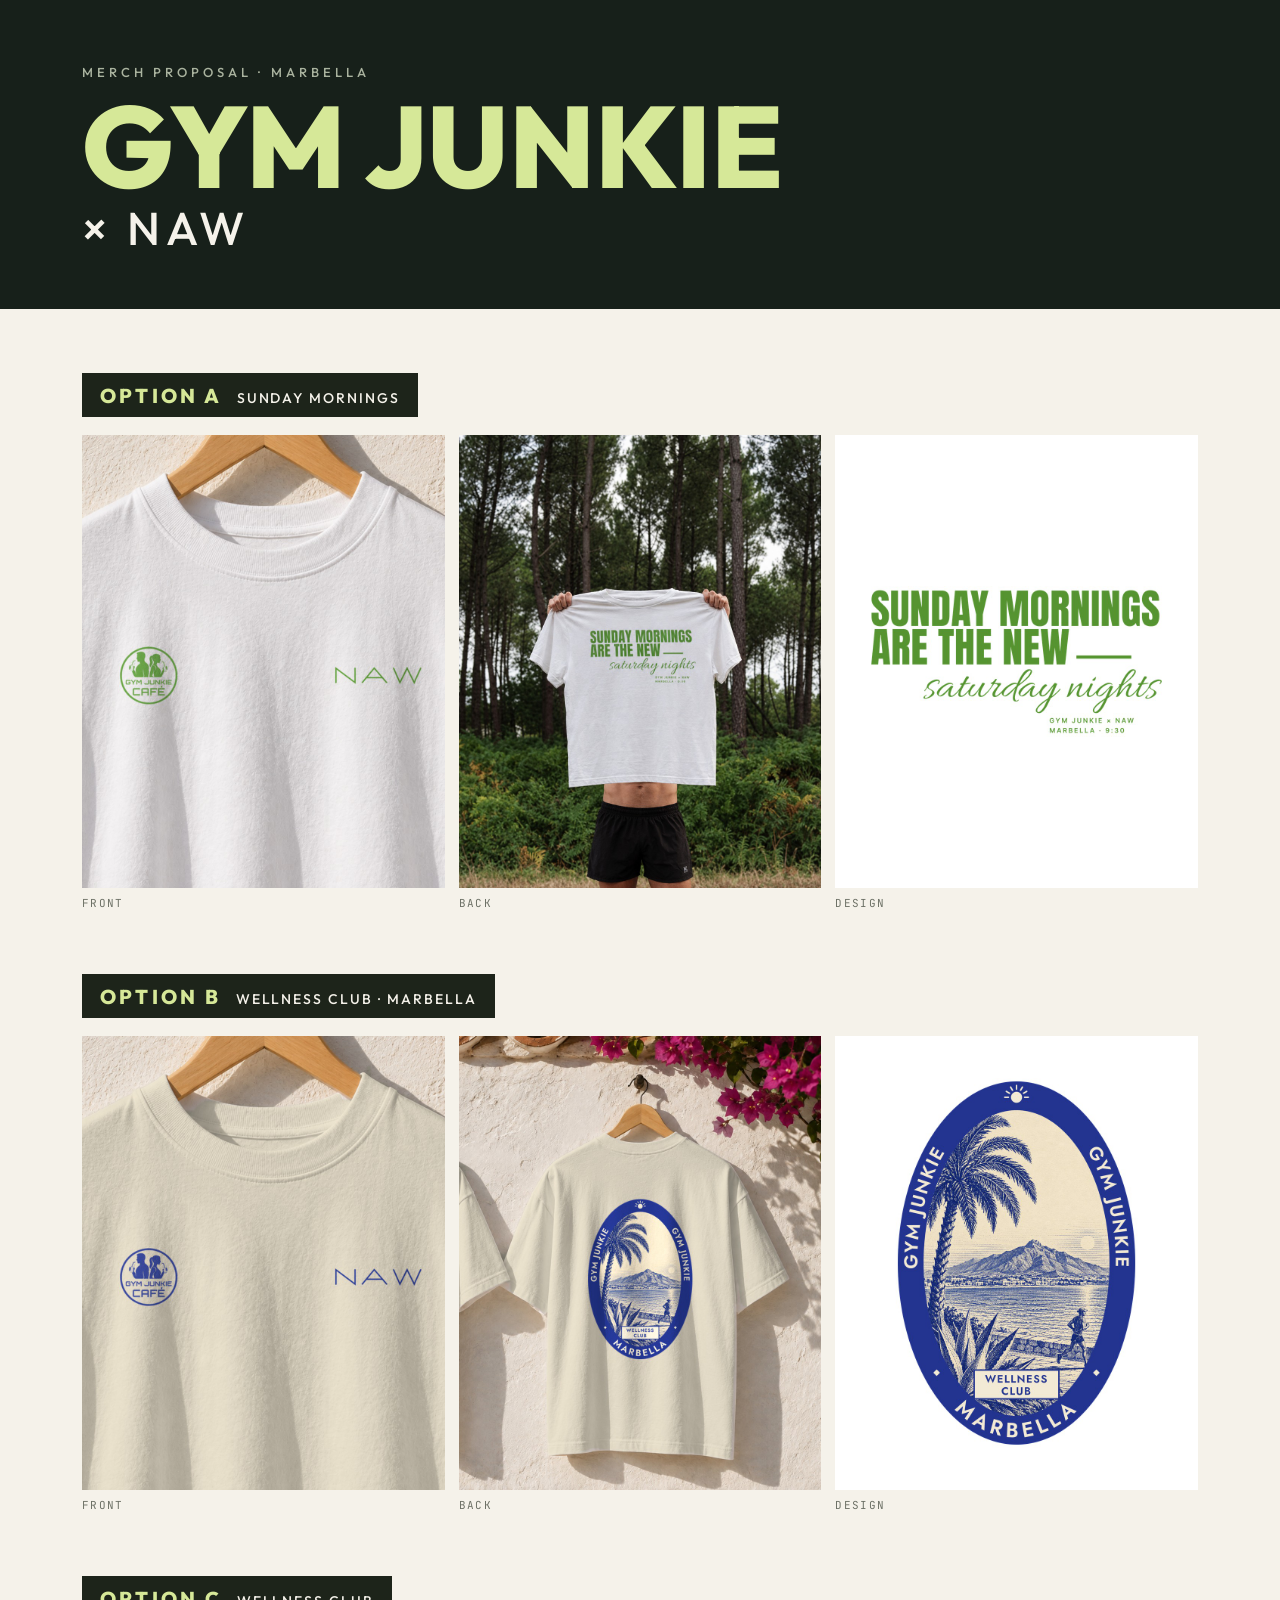
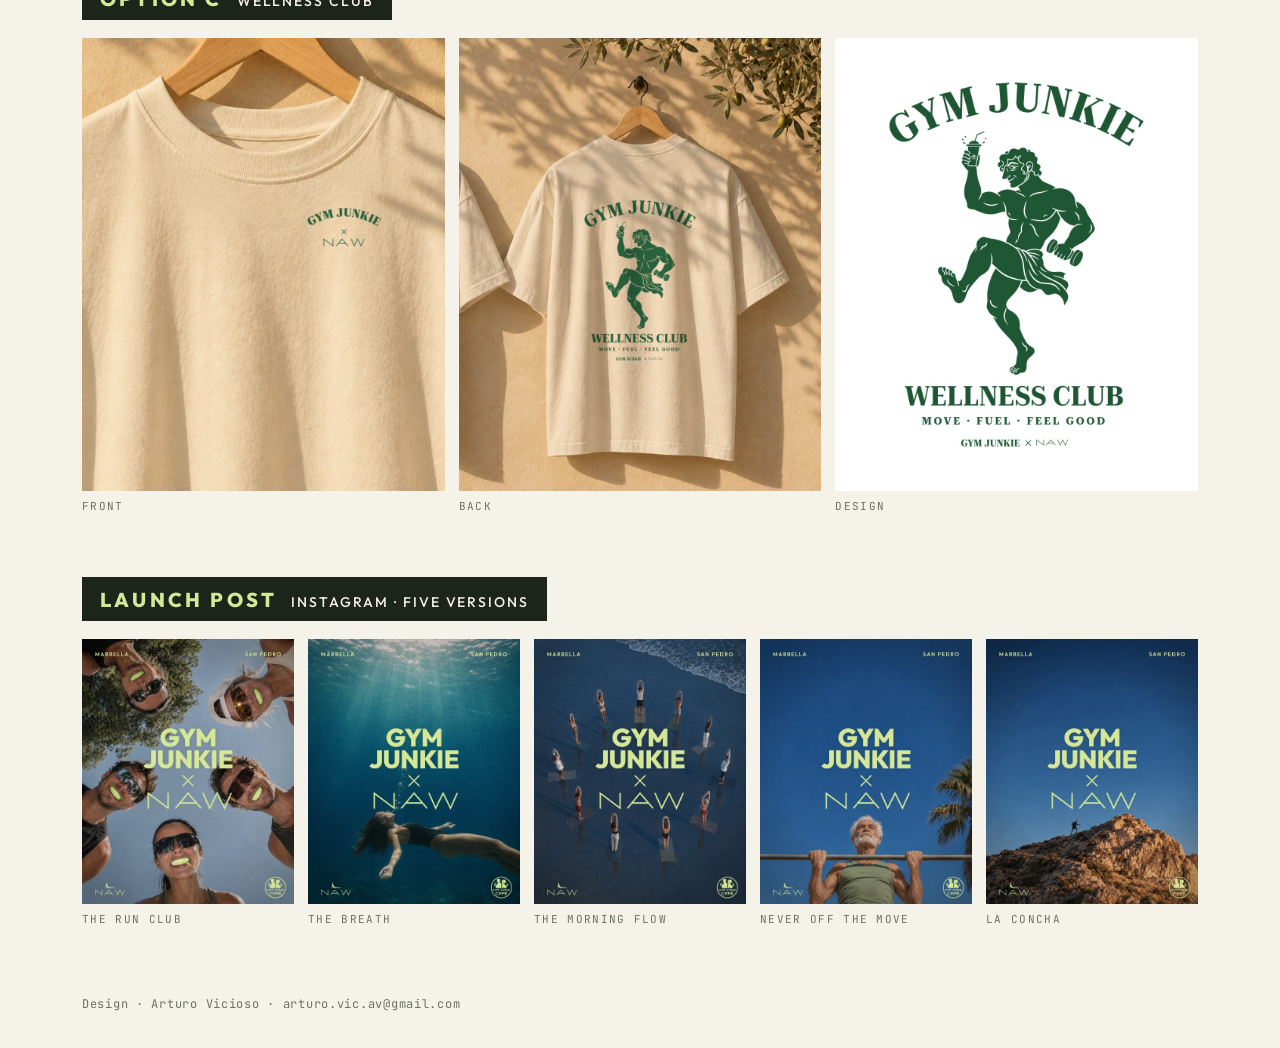
<file: run-junkies/index.html>
<!doctype html>
<html lang="en">
<head>
<meta charset="utf-8">
<meta name="viewport" content="width=device-width, initial-scale=1">
<meta name="description" content="Gym Junkie × NAW: shirt options and launch post for Gym Junkie Café.">
<meta property="og:title" content="Gym Junkie × NAW · Merch proposal">
<meta property="og:description" content="The shirt options.">
<meta property="og:image" content="https://arturovicav-debug.github.io/run-junkies/img/c-front-back.jpg">
<title>Gym Junkie × NAW · Proposal</title>
<link rel="preconnect" href="https://fonts.googleapis.com">
<link rel="stylesheet" href="https://fonts.googleapis.com/css2?family=Outfit:wght@500;800&family=JetBrains+Mono:wght@400&display=swap">
<style>
  /* Proposal for Gym Junkie Café, image only: every option is a tag and three pictures (front, back, design). */
  :root{ --paper:#f5f2ea; --ink:#1d241a; --lime:#d6e898; --deep:#17201a; }
  *{ box-sizing:border-box; margin:0; padding:0; }
  body{ background:var(--paper); color:var(--ink); font-family:"Outfit", Helvetica, Arial, sans-serif; }
  img{ display:block; width:100%; }
  .wrap{ max-width:1180px; margin:0 auto; padding:0 32px; }
  @media (max-width:600px){ .wrap{ padding:0 16px; } }

  header{ background:var(--deep); color:var(--lime); padding:64px 0 60px; }
  header small{ display:block; font-weight:500; font-size:13px; letter-spacing:.3em; text-transform:uppercase; color:#aab39f; }
  header h1{ font-weight:800; font-size:clamp(54px,9vw,120px); line-height:.9; text-transform:uppercase; margin-top:14px; }
  header h1 span{ color:#f5f2ea; font-size:.4em; letter-spacing:.12em; display:block; margin-top:10px; font-weight:500; }

  section{ padding:64px 0 0; }
  .tag{ display:inline-flex; align-items:baseline; gap:14px; background:var(--ink); color:var(--lime); padding:10px 18px 9px; }
  .tag b{ font-weight:800; font-size:20px; letter-spacing:.16em; text-transform:uppercase; }
  .tag span{ font-weight:500; font-size:14px; letter-spacing:.14em; text-transform:uppercase; color:#f5f2ea; }
  .sub{ display:flex; align-items:baseline; gap:12px; margin:40px 0 0; font-weight:800; font-size:17px; letter-spacing:.16em; text-transform:uppercase; }
  .sub span{ font-weight:500; font-size:13px; letter-spacing:.2em; color:#5d6156; }
  .tiles{ display:grid; grid-template-columns:repeat(3,1fr); gap:14px; margin-top:18px; }
  @media (max-width:700px){ .tiles{ grid-template-columns:1fr; } }
  .tiles a{ display:block; overflow:hidden; background:#e7e3d8; text-decoration:none; color:inherit; }
  .tiles img{ aspect-ratio:4/5; object-fit:cover; transition:transform .5s ease; }
  .tiles a:hover img{ transform:scale(1.02); }
  .tiles i{ display:block; font-style:normal; font-family:"JetBrains Mono"; font-size:11px; letter-spacing:.12em; text-transform:uppercase; color:#6d7166; background:var(--paper); padding-top:8px; }
  .post{ max-width:420px; margin-top:18px; }
  .posts{ display:grid; grid-template-columns:repeat(5,1fr); gap:14px; margin-top:18px; }
  @media (max-width:900px){ .posts{ grid-template-columns:repeat(3,1fr); } }
  @media (max-width:560px){ .posts{ grid-template-columns:1fr 1fr; } }
  .posts a{ display:block; overflow:hidden; background:#e7e3d8; text-decoration:none; color:inherit; }
  .posts img{ aspect-ratio:4/5; object-fit:cover; transition:transform .5s ease; }
  .posts a:hover img{ transform:scale(1.02); }
  .posts i{ display:block; font-style:normal; font-family:"JetBrains Mono"; font-size:11px; letter-spacing:.12em; text-transform:uppercase; color:#6d7166; background:var(--paper); padding-top:8px; }
  .wide{ display:block; margin-top:14px; overflow:hidden; }
  .post a{ display:block; }
  footer{ padding:70px 0 36px; font-family:"JetBrains Mono"; font-size:12px; letter-spacing:.06em; color:#6d7166; }

  /* PDF export: landscape pages, a full-page cover, then one option (or one C variant) per page */
  @page{ size:1280px 860px; margin:0; }
  @media print{
    *{ -webkit-print-color-adjust:exact; print-color-adjust:exact; }
    header{ height:860px; display:flex; align-items:center; }
    header h1{ font-size:150px; }
    section{ padding-top:56px; }
    #option-a, #option-b, #option-c, #post{ break-before:page; }
    .tiles, .sub{ break-inside:avoid; }
    .sub{ break-after:avoid; }
    .posts{ grid-template-columns:repeat(5,1fr); break-inside:avoid; }
    footer{ display:none; }
  }
</style>
</head>
<body>

<header><div class="wrap">
  <small>Merch proposal · Marbella</small>
  <h1>Gym Junkie<span>× NAW</span></h1>
</div></header>

<section id="option-a"><div class="wrap">
  <div class="tag"><b>Option A</b><span>Sunday mornings</span></div>
  <div class="tiles">
    <a href="img/01-front.jpg" target="_blank"><img src="img/01-front.jpg" alt="Option A front: Gym Junkie Café and NAW on the chest"><i>Front</i></a>
    <a href="img/a-mockup.jpg" target="_blank"><img src="img/01-back.jpg" alt="Option A back"><i>Back</i></a>
    <a href="img/01-design.jpg" target="_blank"><img src="img/01-design.jpg" alt="Option A back design"><i>Design</i></a>
  </div>
</div></section>

<section id="option-b"><div class="wrap">
  <div class="tag"><b>Option B</b><span>Wellness Club · Marbella</span></div>
  <div class="tiles">
    <a href="img/03-front.jpg" target="_blank"><img src="img/03-front.jpg" alt="Option B front: Gym Junkie Café and NAW on the chest"><i>Front</i></a>
    <a href="img/03-front-back.jpg" target="_blank"><img src="img/03-back.jpg" alt="Option B back: Gym Junkie Wellness Club label"><i>Back</i></a>
    <a href="img/03-design.jpg" target="_blank"><img src="img/03-design.jpg" alt="Option B back design"><i>Design</i></a>
  </div>
</div></section>

<section id="option-c"><div class="wrap">
  <div class="tag"><b>Option C</b><span>Wellness Club</span></div>
  <div class="tiles">
    <a href="img/c-front.jpg" target="_blank"><img src="img/c-front.jpg" alt="Option C front: Gym Junkie × NAW on the chest"><i>Front</i></a>
    <a href="img/c-front-back.jpg" target="_blank"><img src="img/c-back.jpg" alt="Option C back"><i>Back</i></a>
    <a href="img/c-design.jpg" target="_blank"><img src="img/c-design.jpg" alt="Option C back design"><i>Design</i></a>
  </div>
</div></section>

<section id="post"><div class="wrap">
  <div class="tag"><b>Launch post</b><span>Instagram · five versions</span></div>
  <div class="posts">
    <a href="img/post.jpg" target="_blank"><img src="img/post.jpg" alt="Launch post: the run club"><i>The run club</i></a>
    <a href="img/post-breath.jpg" target="_blank"><img src="img/post-breath.jpg" alt="Launch post: the breath, underwater"><i>The breath</i></a>
    <a href="img/post-flow.jpg" target="_blank"><img src="img/post-flow.jpg" alt="Launch post: the morning flow on the beach"><i>The morning flow</i></a>
    <a href="img/post-pullup.jpg" target="_blank"><img src="img/post-pullup.jpg" alt="Launch post: a pull-up at 77"><i>Never off the move</i></a>
    <a href="img/post-concha.jpg" target="_blank"><img src="img/post-concha.jpg" alt="Launch post: the climb up La Concha"><i>La Concha</i></a>
  </div>
</div></section>

<footer><div class="wrap">Design · Arturo Vicioso · arturo.vic.av@gmail.com</div></footer>
</body>
</html>
</file>
<file: pure-nordic/shared.css>
/* COLD OPEN — shared tokens and components for every Pure Nordic piece */
@import url("https://fonts.googleapis.com/css2?family=Instrument+Serif:ital@0;1&family=Inter+Tight:wght@300;400;500;600&family=JetBrains+Mono:wght@400&display=swap");

:root{
  --snow:#F5F3EE;     /* paper, cans, highlights */
  --mist:#DCE5EA;     /* soft cold background */
  --glacier:#9FBACB;  /* northern accent */
  --fjord:#22384A;    /* deep text and night */
  --sand:#E7D8C0;     /* southern warmth */
  --gold:#B08E55;     /* the drop: used once per layout */
  --ink:#18222B;
  --serif:"Instrument Serif", Georgia, serif;
  --sans:"Inter Tight", Helvetica, Arial, sans-serif;
  --mono:"JetBrains Mono", Consolas, monospace;
}
*{ box-sizing:border-box; margin:0; padding:0; }
body{ background:#c9cfd2; color:var(--ink); font-family:var(--sans); font-weight:300;
      -webkit-print-color-adjust:exact; print-color-adjust:exact; }

.serif{ font-family:var(--serif); font-weight:400; }
.kicker{ font-family:var(--sans); font-weight:500; font-size:7pt; letter-spacing:.32em; text-transform:uppercase; }
.mono{ font-family:var(--mono); font-size:6.5pt; letter-spacing:.06em; }
.gold{ color:var(--gold); }

/* Photo slot: drop photos/kv-XX.jpg (or .png/.webp) next to the html and it replaces the stand-in scene. */
.ph{ position:relative; overflow:hidden; background:var(--mist); }
.ph > img.photo{ position:absolute; inset:0; width:100%; height:100%; object-fit:cover; z-index:2; }
.ph .scene{ position:absolute; inset:0; }
.ph .scene img.can{ position:absolute; left:50%; top:50%; height:62%; width:auto; --dy:0mm;
                    transform:translate(-50%,-50%) translateY(var(--dy));
                    filter:drop-shadow(0 4mm 5mm rgba(20,35,45,.22)); }
.ph .tag{ position:absolute; left:3mm; bottom:2.4mm; z-index:1; font-family:var(--mono); font-size:5.5pt;
          letter-spacing:.08em; color:rgba(24,34,43,.55); }

/* Stand-in scenes, one per key visual */
.sc-ice     { background:radial-gradient(ellipse 34% 9% at 50% 86%, rgba(255,255,255,.9), transparent),
                         linear-gradient(180deg,#2b3f4f 0%,#4d6576 55%,#e9eef1 56%,#cfdbe2 100%); }
.sc-court   { background:linear-gradient(180deg,#e9dcc4 0 52%,#3f6f8f 52% 54%,#5d8fa8 54% 100%); }
.sc-ritual  { background:linear-gradient(180deg,#f3d9c4 0%,#cfdbe4 45%,#9fbacb 70%,#e7d8c0 71% 100%); }
.sc-split   { background:linear-gradient(90deg,#dfe8ee 0 50%,#e7d8c0 50% 100%); }
.sc-swap    { background:linear-gradient(180deg,#3a3f43 0%,#6a6f72 60%,#9a9895 60% 100%); }
.sc-golden  { background:radial-gradient(circle at 75% 30%,#ffe3b0 0 8%,transparent 30%),
                         linear-gradient(180deg,#f1c99a 0%,#e7d8c0 55%,#c9b79b 56% 100%); }
.sc-origin  { background:radial-gradient(ellipse 42% 16% at 50% 92%,#7d8676 0 60%,transparent 62%),
                         linear-gradient(180deg,#f5f3ee,#e3e7e6); }

/* Logo lockup (inline SVG uses currentColor) */
.logo{ display:inline-flex; align-items:center; }
.logo svg, .logo img{ height:100%; width:auto; display:block; }
</file>
